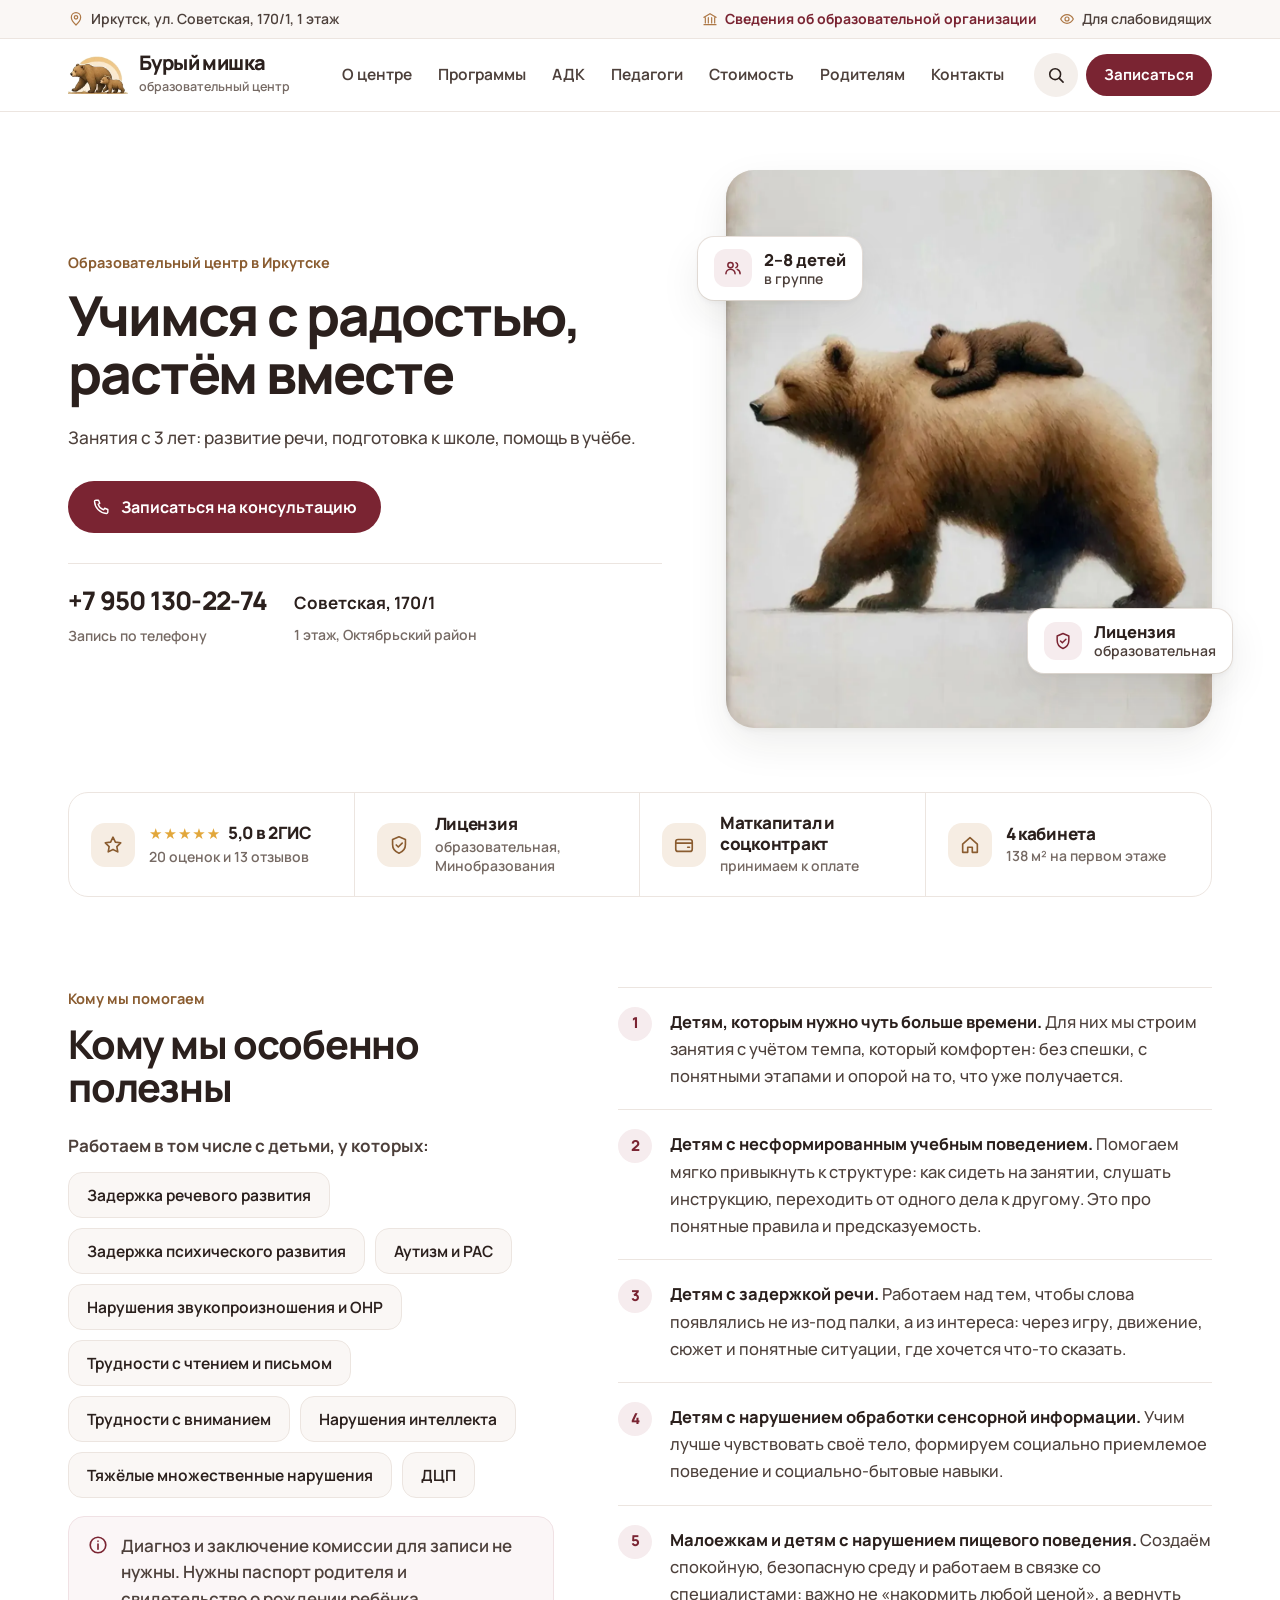
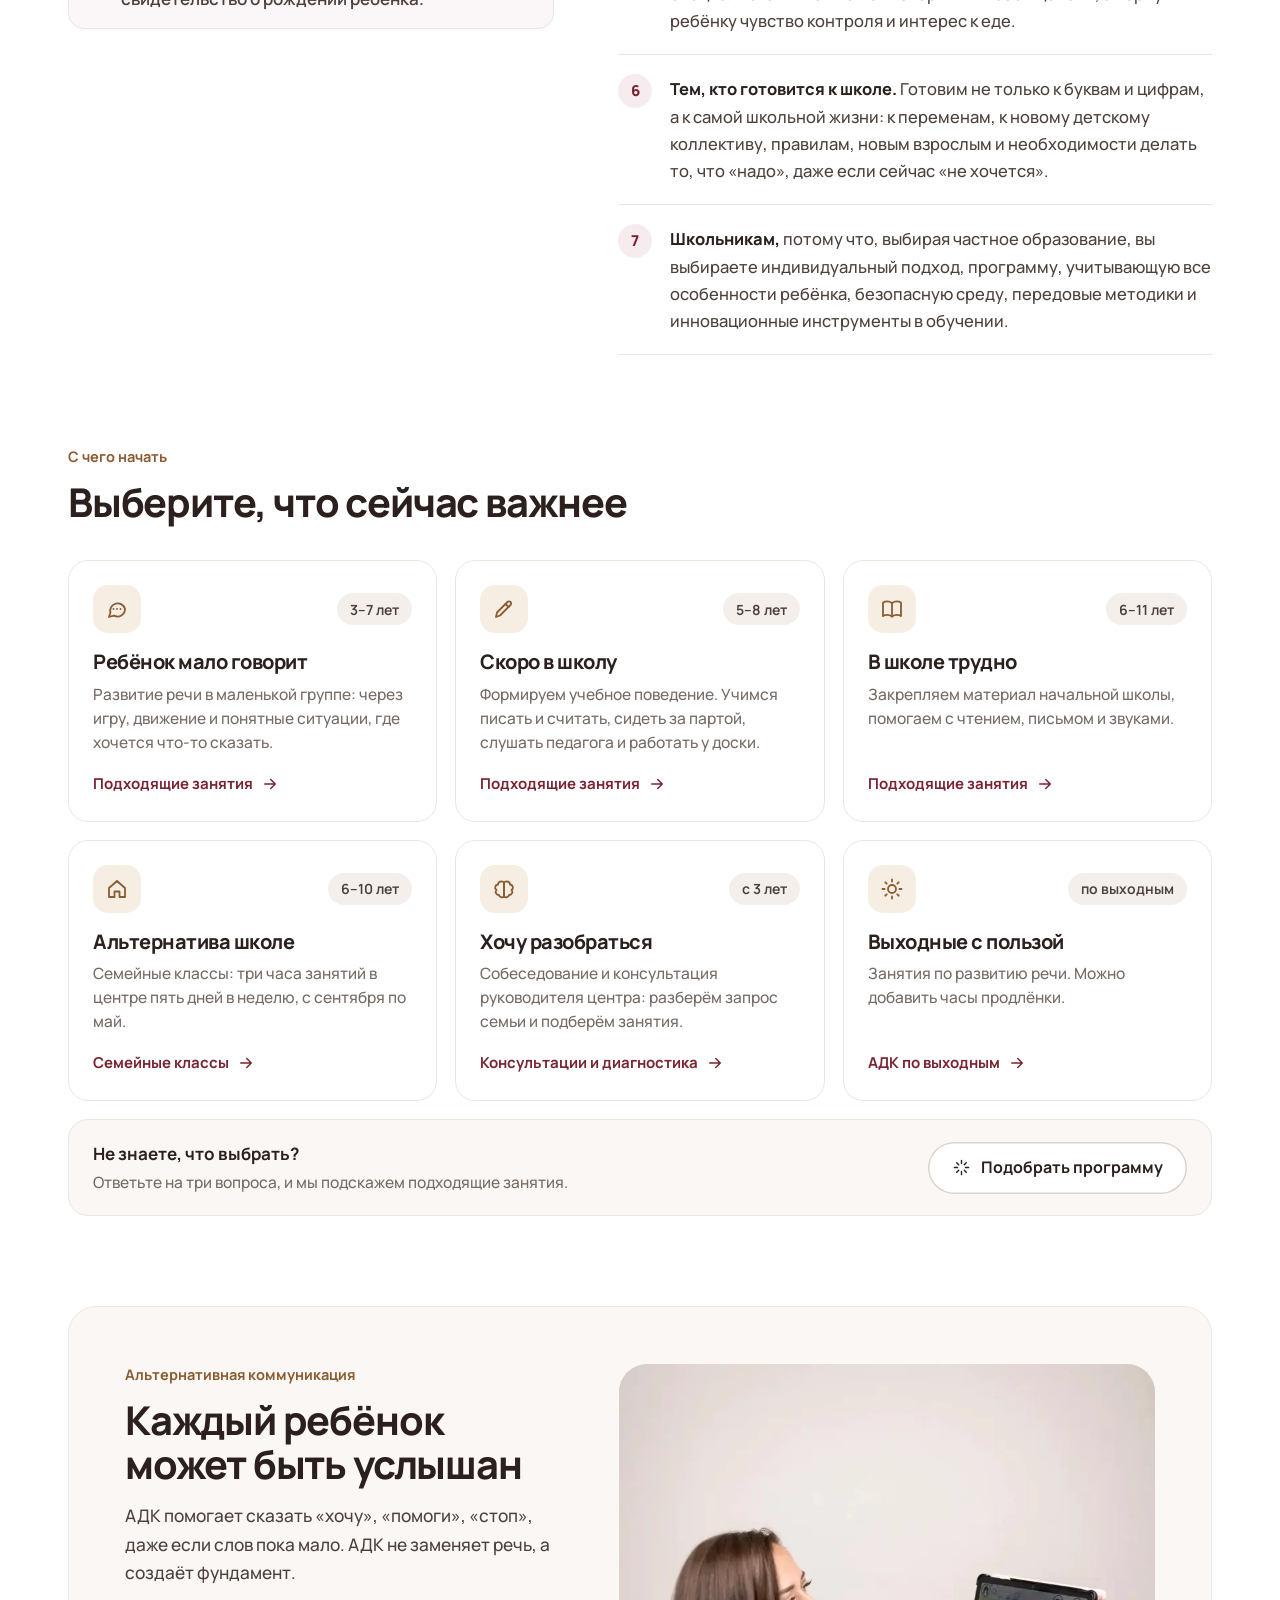
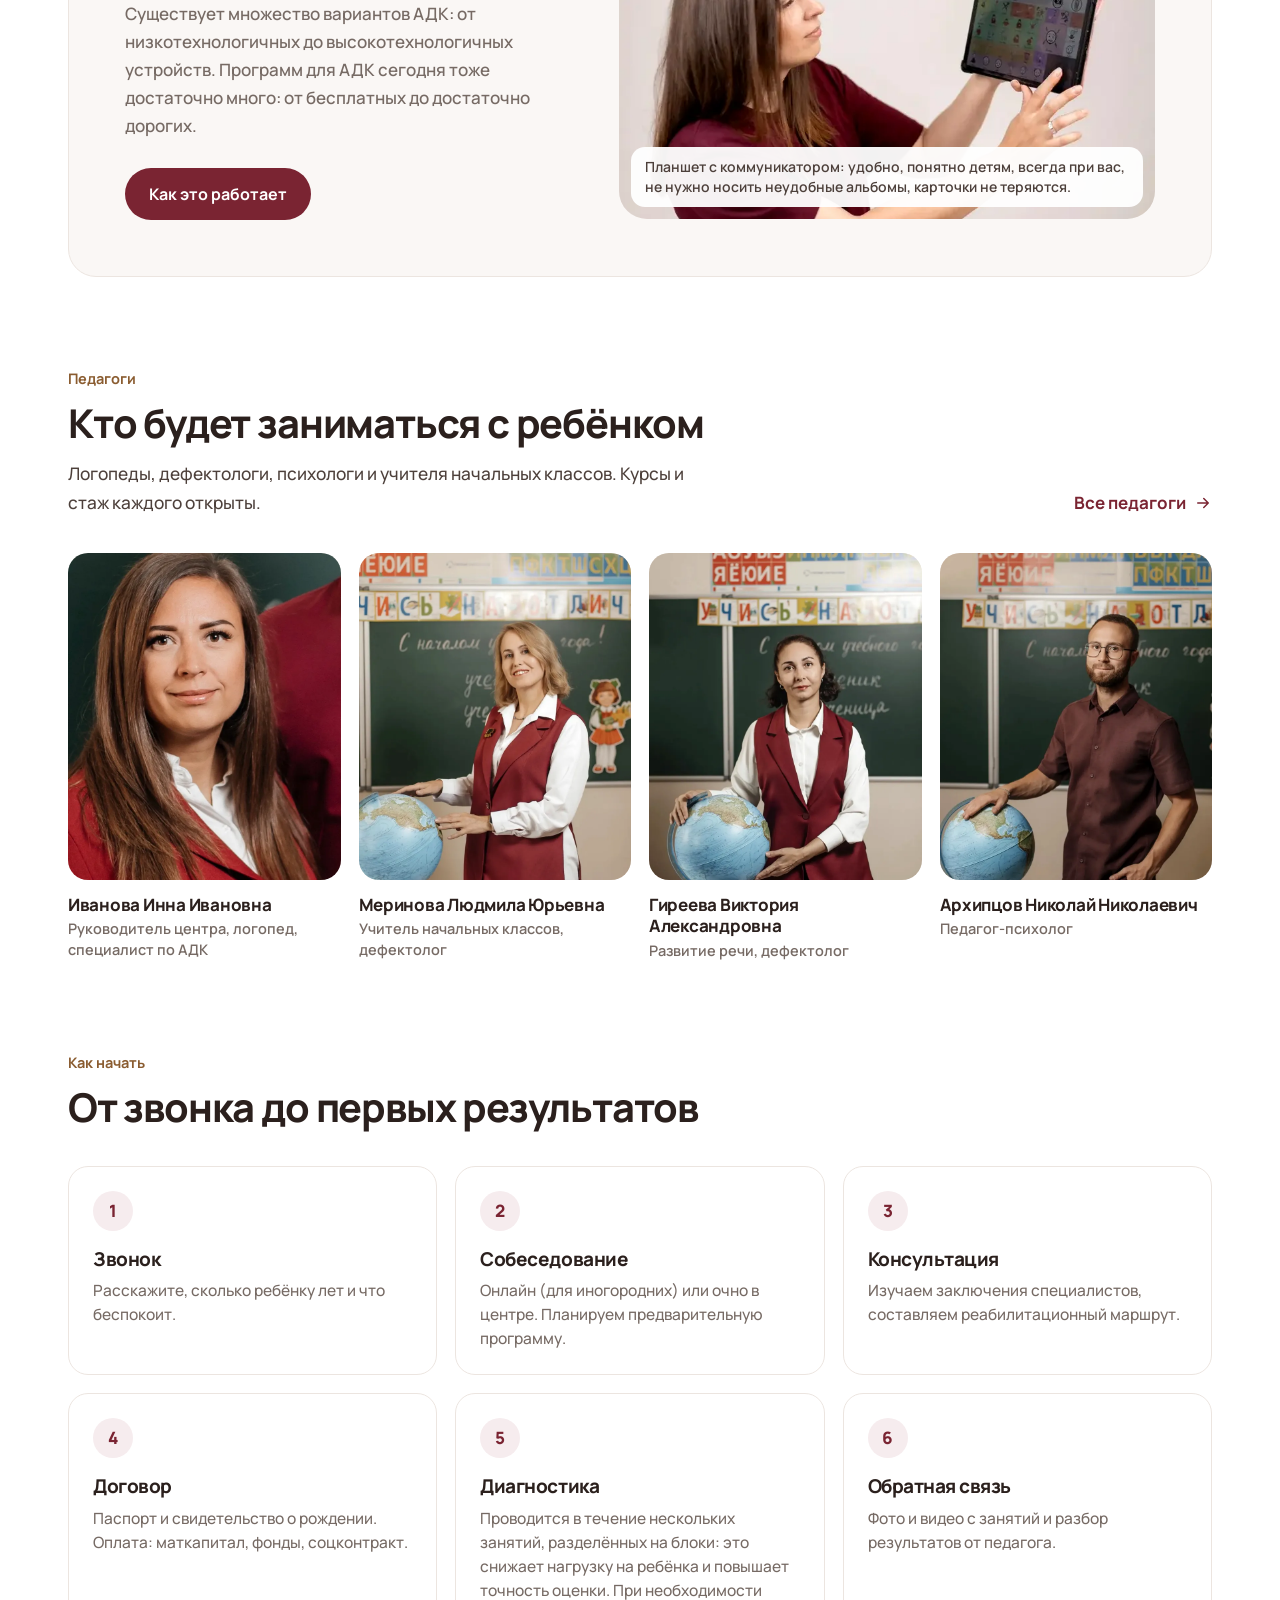
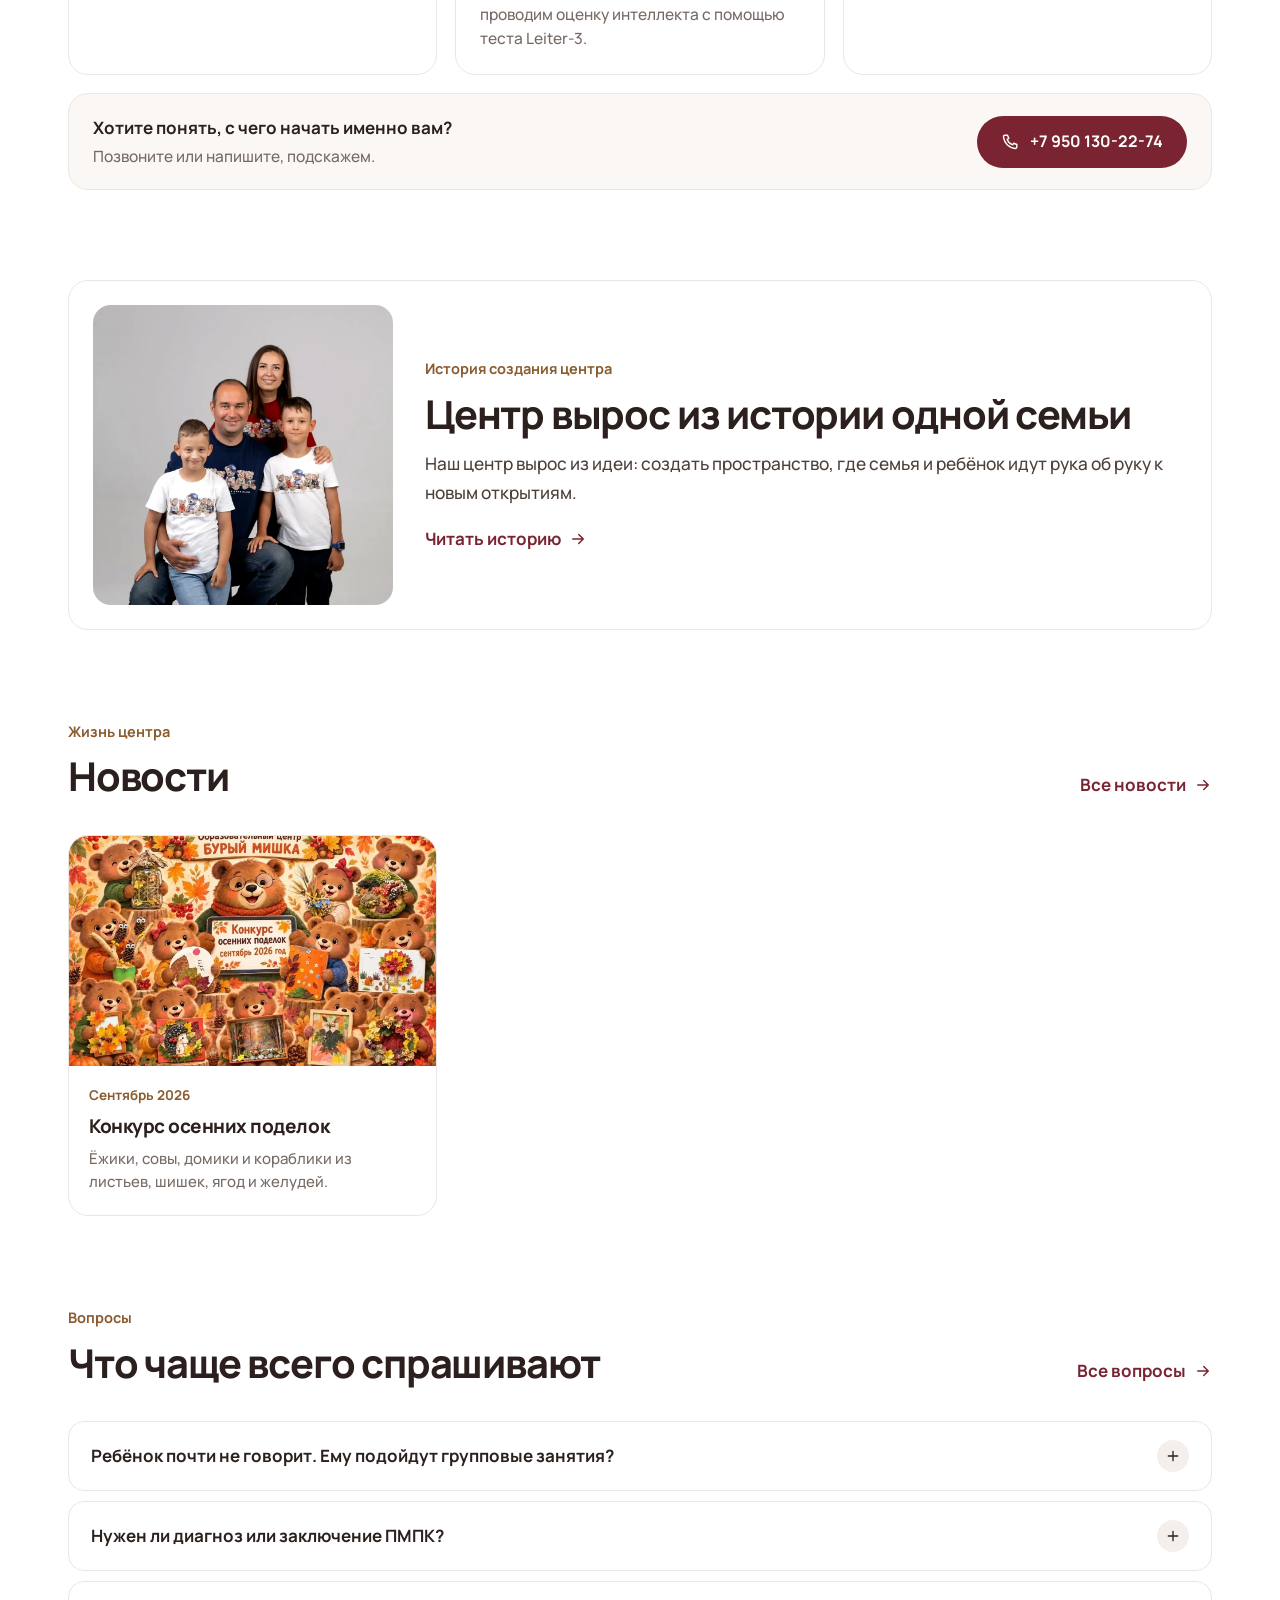
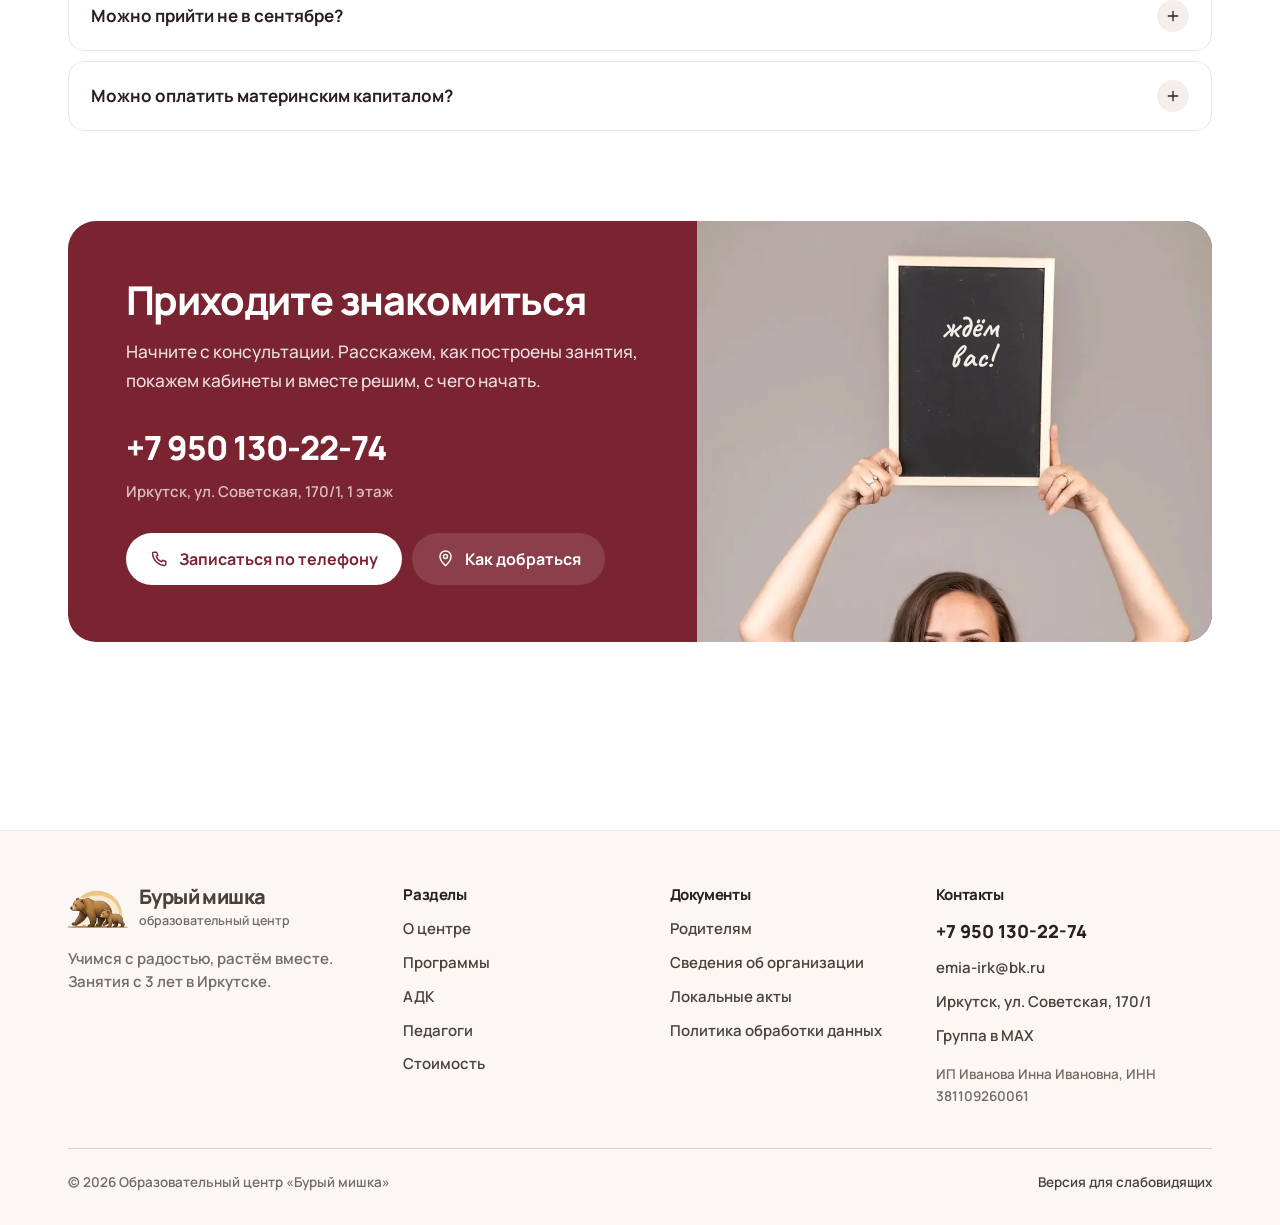
<file: index.html>
<!doctype html>
<html lang="ru" class="js-off">
<head>
<meta charset="utf-8">
<meta name="viewport" content="width=device-width, initial-scale=1, viewport-fit=cover">
<title>Бурый мишка · образовательный центр в Иркутске</title>
<meta name="description" content="Развитие речи, подготовка к школе, занятия с АДК и семейные классы. Занятия с 3 лет. Иркутск, Советская 170/1.">
<meta name="theme-color" content="#7a2432">
<meta property="og:title" content="Бурый мишка · образовательный центр в Иркутске">
<meta property="og:description" content="Учимся с радостью, растём вместе. Развитие речи, подготовка к школе, АДК и семейные классы.">
<meta property="og:type" content="website">
<meta property="og:locale" content="ru_RU">
<link rel="icon" href="img/favicon.png">
<link rel="apple-touch-icon" href="img/apple-touch-icon.png">
<link rel="stylesheet" href="assets/site.css?v=b41355a8">
<style id="bm-theme"></style>
<script type="application/ld+json">{"@context": "https://schema.org", "@type": "EducationalOrganization", "name": "Образовательный центр «Бурый мишка»", "legalName": "ИП Иванова Инна Ивановна", "telephone": "+7-950-130-22-74", "email": "emia-irk@bk.ru", "address": {"@type": "PostalAddress", "postalCode": "664009", "addressLocality": "Иркутск", "streetAddress": "ул. Советская, 170/1"}, "taxID": "381109260061"}</script>
<noscript><style>.page{display:block!important}.rv{opacity:1!important;transform:none!important}.sv-sec{display:block!important}</style></noscript>
</head>
<body>
<svg width="0" height="0" style="position:absolute" aria-hidden="true">
<defs>
<symbol id="i-phone" viewBox="0 0 24 24" fill="none" stroke="currentColor" stroke-width="1.8" stroke-linecap="round" stroke-linejoin="round"><path d="M5 4h3.2l1.6 4-2 1.3a11 11 0 0 0 6.9 6.9l1.3-2 4 1.6V19a1.8 1.8 0 0 1-1.9 1.8A16 16 0 0 1 3.2 5.9 1.8 1.8 0 0 1 5 4z"/></symbol>
<symbol id="i-pin" viewBox="0 0 24 24" fill="none" stroke="currentColor" stroke-width="1.8" stroke-linecap="round" stroke-linejoin="round"><path d="M12 21s-7-6.2-7-11.5a7 7 0 0 1 14 0C19 14.8 12 21 12 21z"/><circle cx="12" cy="9.5" r="2.6"/></symbol>
<symbol id="i-clock" viewBox="0 0 24 24" fill="none" stroke="currentColor" stroke-width="1.8" stroke-linecap="round" stroke-linejoin="round"><circle cx="12" cy="12" r="8.5"/><path d="M12 7.5V12l3 2"/></symbol>
<symbol id="i-mail" viewBox="0 0 24 24" fill="none" stroke="currentColor" stroke-width="1.8" stroke-linecap="round" stroke-linejoin="round"><rect x="3.5" y="5.5" width="17" height="13" rx="2.5"/><path d="m4.5 7 7.5 6 7.5-6"/></symbol>
<symbol id="i-arr" viewBox="0 0 24 24" fill="none" stroke="currentColor" stroke-width="2" stroke-linecap="round" stroke-linejoin="round"><path d="M5 12h14M13 6l6 6-6 6"/></symbol>
<symbol id="i-cv" viewBox="0 0 24 24" fill="none" stroke="currentColor" stroke-width="2.2" stroke-linecap="round" stroke-linejoin="round"><path d="m6 9 6 6 6-6"/></symbol>
<symbol id="i-x" viewBox="0 0 24 24" fill="none" stroke="currentColor" stroke-width="2" stroke-linecap="round" stroke-linejoin="round"><path d="M6 6l12 12M18 6 6 18"/></symbol>
<symbol id="i-search" viewBox="0 0 24 24" fill="none" stroke="currentColor" stroke-width="1.9" stroke-linecap="round" stroke-linejoin="round"><circle cx="11" cy="11" r="6.5"/><path d="m16 16 4.5 4.5"/></symbol>
<symbol id="i-eye" viewBox="0 0 24 24" fill="none" stroke="currentColor" stroke-width="1.8" stroke-linecap="round" stroke-linejoin="round"><path d="M2.5 12S6 5.5 12 5.5 21.5 12 21.5 12 18 18.5 12 18.5 2.5 12 2.5 12z"/><circle cx="12" cy="12" r="3"/></symbol>
<symbol id="i-users" viewBox="0 0 24 24" fill="none" stroke="currentColor" stroke-width="1.8" stroke-linecap="round" stroke-linejoin="round"><circle cx="9" cy="8.5" r="3.2"/><path d="M3.5 19a5.5 5.5 0 0 1 11 0"/><path d="M15.5 5.6a3.2 3.2 0 0 1 0 6M17 13.6a5.5 5.5 0 0 1 3.5 5.4"/></symbol>
<symbol id="i-shield" viewBox="0 0 24 24" fill="none" stroke="currentColor" stroke-width="1.8" stroke-linecap="round" stroke-linejoin="round"><path d="M12 3 5 6v5.5c0 4.3 3 8 7 9.5 4-1.5 7-5.2 7-9.5V6z"/><path d="m9 12 2.2 2.2L15.5 10"/></symbol>
<symbol id="i-heart" viewBox="0 0 24 24" fill="none" stroke="currentColor" stroke-width="1.8" stroke-linecap="round" stroke-linejoin="round"><path d="M12 20s-7.5-4.6-7.5-10.2A4.3 4.3 0 0 1 12 7a4.3 4.3 0 0 1 7.5 2.8C19.5 15.4 12 20 12 20z"/></symbol>
<symbol id="i-book" viewBox="0 0 24 24" fill="none" stroke="currentColor" stroke-width="1.8" stroke-linecap="round" stroke-linejoin="round"><path d="M3 5.5c3-1.5 6-1.5 9 .5 3-2 6-2 9-.5V19c-3-1.5-6-1.5-9 .5-3-2-6-2-9-.5z"/><path d="M12 6v13.5"/></symbol>
<symbol id="i-pencil" viewBox="0 0 24 24" fill="none" stroke="currentColor" stroke-width="1.8" stroke-linecap="round" stroke-linejoin="round"><path d="M4 20l1-4.5L15.5 5a2.1 2.1 0 0 1 3 3L8 18.5z"/><path d="m13.5 7 3 3"/></symbol>
<symbol id="i-chat" viewBox="0 0 24 24" fill="none" stroke="currentColor" stroke-width="1.8" stroke-linecap="round" stroke-linejoin="round"><path d="M20 12a7.5 7.5 0 0 1-11 6.6L4 20l1.4-4.3A7.5 7.5 0 1 1 20 12z"/><path d="M8.5 12h.01M12 12h.01M15.5 12h.01"/></symbol>
<symbol id="i-cal" viewBox="0 0 24 24" fill="none" stroke="currentColor" stroke-width="1.8" stroke-linecap="round" stroke-linejoin="round"><rect x="3.5" y="5" width="17" height="15" rx="2.5"/><path d="M3.5 10h17M8 3v4M16 3v4"/></symbol>
<symbol id="i-sun" viewBox="0 0 24 24" fill="none" stroke="currentColor" stroke-width="1.8" stroke-linecap="round" stroke-linejoin="round"><circle cx="12" cy="12" r="4"/><path d="M12 2.5v2M12 19.5v2M2.5 12h2M19.5 12h2M5.3 5.3l1.4 1.4M17.3 17.3l1.4 1.4M5.3 18.7l1.4-1.4M17.3 6.7l1.4-1.4"/></symbol>
<symbol id="i-check" viewBox="0 0 24 24" fill="none" stroke="currentColor" stroke-width="2.2" stroke-linecap="round" stroke-linejoin="round"><path d="m5 12.5 4.5 4.5L19 7.5"/></symbol>
<symbol id="i-doc" viewBox="0 0 24 24" fill="none" stroke="currentColor" stroke-width="1.8" stroke-linecap="round" stroke-linejoin="round"><path d="M14 3H7a2 2 0 0 0-2 2v14a2 2 0 0 0 2 2h10a2 2 0 0 0 2-2V8z"/><path d="M14 3v5h5M9 13h6M9 17h6"/></symbol>
<symbol id="i-down" viewBox="0 0 24 24" fill="none" stroke="currentColor" stroke-width="1.9" stroke-linecap="round" stroke-linejoin="round"><path d="M12 4v11M7 10l5 5 5-5M5 20h14"/></symbol>
<symbol id="i-open" viewBox="0 0 24 24" fill="none" stroke="currentColor" stroke-width="1.8" stroke-linecap="round" stroke-linejoin="round"><path d="M14 4h6v6M20 4l-9 9"/><path d="M18 14v4a2 2 0 0 1-2 2H6a2 2 0 0 1-2-2V8a2 2 0 0 1 2-2h4"/></symbol>
<symbol id="i-vol" viewBox="0 0 24 24" fill="none" stroke="currentColor" stroke-width="1.9" stroke-linecap="round" stroke-linejoin="round"><path d="M4 9.5h3.5L12 6v12l-4.5-3.5H4z"/><path d="M15.5 9a4 4 0 0 1 0 6M18 6.5a7.5 7.5 0 0 1 0 11"/></symbol>
<symbol id="i-undo" viewBox="0 0 24 24" fill="none" stroke="currentColor" stroke-width="1.9" stroke-linecap="round" stroke-linejoin="round"><path d="M9 7 4.5 11.5 9 16"/><path d="M5 11.5h9.5a5 5 0 0 1 0 10H11"/></symbol>
<symbol id="i-home" viewBox="0 0 24 24" fill="none" stroke="currentColor" stroke-width="1.8" stroke-linecap="round" stroke-linejoin="round"><path d="M4 11 12 4l8 7v9h-5.5v-5.5h-5V20H4z"/></symbol>
<symbol id="i-cap" viewBox="0 0 24 24" fill="none" stroke="currentColor" stroke-width="1.8" stroke-linecap="round" stroke-linejoin="round"><path d="M2.5 9.5 12 5l9.5 4.5L12 14z"/><path d="M6.5 11.5V16c3.5 2.5 7.5 2.5 11 0v-4.5M21.5 9.5v5"/></symbol>
<symbol id="i-brain" viewBox="0 0 24 24" fill="none" stroke="currentColor" stroke-width="1.8" stroke-linecap="round" stroke-linejoin="round"><path d="M9 4.5a3 3 0 0 0-3 3 3 3 0 0 0-1.5 5.5A3 3 0 0 0 7 18a3 3 0 0 0 5 1.5V5.8A3 3 0 0 0 9 4.5z"/><path d="M15 4.5a3 3 0 0 1 3 3 3 3 0 0 1 1.5 5.5A3 3 0 0 1 17 18a3 3 0 0 1-5 1.5V5.8a3 3 0 0 1 3-1.3z"/></symbol>
<symbol id="i-puzzle" viewBox="0 0 24 24" fill="none" stroke="currentColor" stroke-width="1.8" stroke-linecap="round" stroke-linejoin="round"><path d="M10 4.5a2 2 0 0 1 4 0V6h4v4h-1.5a2 2 0 0 0 0 4H18v4h-4v-1.5a2 2 0 0 0-4 0V18H6v-4h1.5a2 2 0 0 0 0-4H6V6h4z"/></symbol>
<symbol id="i-hand" viewBox="0 0 24 24" fill="none" stroke="currentColor" stroke-width="1.8" stroke-linecap="round" stroke-linejoin="round"><path d="M8 12V6a1.5 1.5 0 0 1 3 0v5M11 11V4.5a1.5 1.5 0 0 1 3 0V11M14 11V5.5a1.5 1.5 0 0 1 3 0V13M17 9.5a1.5 1.5 0 0 1 3 0V14a7 7 0 0 1-7 7h-1a7 7 0 0 1-5.6-2.8L4 15.5a1.6 1.6 0 0 1 2.4-2.1L8 15"/></symbol>
<symbol id="i-tg" viewBox="0 0 24 24"><path fill="currentColor" d="M20.7 4.3 3.4 11c-1.2.5-1.1 1.2-.2 1.5l4.4 1.4 1.7 5.2c.2.6.4.8.9.8.4 0 .6-.2.9-.5l2.1-2 4.4 3.2c.8.4 1.4.2 1.6-.8l2.9-13.6c.3-1.2-.4-1.7-1.4-1.3zM9.6 14.4l8-5.1c.4-.2.7 0 .4.2l-6.8 6.2-.3 3z"/></symbol>
<symbol id="i-max" viewBox="0 0 24 24" fill="none" stroke="currentColor" stroke-width="2" stroke-linecap="round" stroke-linejoin="round"><path d="M12 3.5a8.5 8.5 0 0 0-8.5 8.5c0 2 .7 3.8 1.8 5.3l-1 3.2 3.4-.9A8.5 8.5 0 1 0 12 3.5z"/><path d="M8 14.5v-5l4 3.4 4-3.4v5"/></symbol>
<symbol id="i-wallet" viewBox="0 0 24 24" fill="none" stroke="currentColor" stroke-width="1.8" stroke-linecap="round" stroke-linejoin="round"><rect x="3" y="6" width="18" height="13" rx="2.5"/><path d="M3 10h18M16 14.5h2"/></symbol>
<symbol id="i-child" viewBox="0 0 24 24" fill="none" stroke="currentColor" stroke-width="1.8" stroke-linecap="round" stroke-linejoin="round"><circle cx="12" cy="5.5" r="2.5"/><path d="M7.5 10.5h9M12 10.5v5M9 21l3-5.5 3 5.5"/></symbol>
<symbol id="i-star" viewBox="0 0 24 24" fill="none" stroke="currentColor" stroke-width="1.8" stroke-linecap="round" stroke-linejoin="round"><path d="m12 3.5 2.6 5.3 5.8.8-4.2 4.1 1 5.8L12 16.8l-5.2 2.7 1-5.8L3.6 9.6l5.8-.8z"/></symbol>
<symbol id="i-info" viewBox="0 0 24 24" fill="none" stroke="currentColor" stroke-width="1.8" stroke-linecap="round" stroke-linejoin="round"><circle cx="12" cy="12" r="8.5"/><path d="M12 11v5.5M12 7.8v.2"/></symbol>
<symbol id="i-key" viewBox="0 0 24 24" fill="none" stroke="currentColor" stroke-width="1.8" stroke-linecap="round" stroke-linejoin="round"><circle cx="8" cy="15" r="4"/><path d="M11 12 20 3M16 7l2.5 2.5M14 9l2 2"/></symbol>
<symbol id="i-video" viewBox="0 0 24 24" fill="none" stroke="currentColor" stroke-width="1.8" stroke-linecap="round" stroke-linejoin="round"><rect x="3" y="6" width="13" height="12" rx="2.5"/><path d="m16 10.5 5-3v9l-5-3z"/></symbol>
<symbol id="i-drop" viewBox="0 0 24 24" fill="none" stroke="currentColor" stroke-width="1.8" stroke-linecap="round" stroke-linejoin="round"><path d="M12 3.5s6 6.4 6 10.5a6 6 0 0 1-12 0c0-4.1 6-10.5 6-10.5z"/></symbol>
<symbol id="i-tablet" viewBox="0 0 24 24" fill="none" stroke="currentColor" stroke-width="1.8" stroke-linecap="round" stroke-linejoin="round"><rect x="4.5" y="3" width="15" height="18" rx="2.5"/><path d="M10.5 18h3"/></symbol>
<symbol id="i-plus" viewBox="0 0 24 24" fill="none" stroke="currentColor" stroke-width="2" stroke-linecap="round"><path d="M12 5v14M5 12h14"/></symbol>
<symbol id="i-burger" viewBox="0 0 24 24" fill="none" stroke="currentColor" stroke-width="2" stroke-linecap="round"><path d="M4 7h16M4 12h16M4 17h10"/></symbol>
<symbol id="i-copy" viewBox="0 0 24 24" fill="none" stroke="currentColor" stroke-width="1.8" stroke-linecap="round" stroke-linejoin="round"><rect x="8" y="8" width="12" height="12" rx="2.5"/><path d="M16 8V6a2 2 0 0 0-2-2H6a2 2 0 0 0-2 2v8a2 2 0 0 0 2 2h2"/></symbol>
<symbol id="i-sign" viewBox="0 0 24 24" fill="none" stroke="currentColor" stroke-width="1.9" stroke-linecap="round" stroke-linejoin="round"><path d="M3.5 17c2-3 3.5-9.5 6-9.5S9.5 16 12 16s2.5-4 4-4 1 3 4.5 3"/><path d="M4 21h16"/></symbol>
<symbol id="i-spark" viewBox="0 0 24 24" fill="none" stroke="currentColor" stroke-width="1.8" stroke-linecap="round" stroke-linejoin="round"><path d="M12 3v4M12 17v4M3 12h4M17 12h4M6 6l2.5 2.5M15.5 15.5 18 18M6 18l2.5-2.5M15.5 8.5 18 6"/></symbol>
<symbol id="i-gov" viewBox="0 0 24 24" fill="none" stroke="currentColor" stroke-width="1.8" stroke-linecap="round" stroke-linejoin="round"><path d="M3 9.5 12 4l9 5.5M5 10v8M9.5 10v8M14.5 10v8M19 10v8M3 20.5h18"/></symbol>
<symbol id="i-apple" viewBox="0 0 24 24" fill="none" stroke="currentColor" stroke-width="1.8" stroke-linecap="round" stroke-linejoin="round"><path d="M12 7.5c-1.6-1.2-4.6-1.4-6.3.6-2 2.4-1.2 6.6.8 9.4 1.4 2 2.9 2.9 4.2 2.3.8-.4 1.8-.4 2.6 0 1.3.6 2.8-.3 4.2-2.3 2-2.8 2.8-7 .8-9.4-1.7-2-4.7-1.8-6.3-.6z"/><path d="M12 7.5c0-2 .8-3.6 2.6-4.5M12 7.2c-1.5-.4-2.4-1.5-2.6-3"/></symbol>
<symbol id="i-cross"viewBox="0 0 24 24" fill="none" stroke="currentColor" stroke-width="1.8" stroke-linecap="round" stroke-linejoin="round"><rect x="3.5" y="3.5" width="17" height="17" rx="4"/><path d="M12 8v8M8 12h8"/></symbol>
<symbol id="t-ya" viewBox="0 0 48 48" fill="none" stroke="currentColor" stroke-width="2.4" stroke-linecap="round" stroke-linejoin="round"><circle cx="24" cy="10" r="6"/><path d="M24 16v16M24 32l-6 11M24 32l6 11M24 21l-9 7"/><path d="M24 21l8 3.5-6 3"/></symbol>
<symbol id="t-mama" viewBox="0 0 48 48" fill="none" stroke="currentColor" stroke-width="2.4" stroke-linecap="round" stroke-linejoin="round"><circle cx="24" cy="10" r="6"/><path d="M18 6c-2 6 0 9 0 9M30 6c2 6 0 9 0 9"/><path d="M24 16l-9 22h18z"/><path d="M20 38v6M28 38v6M17 22l-6 7M31 22l6 7"/></symbol>
<symbol id="t-hochu" viewBox="0 0 48 48" fill="none" stroke="currentColor" stroke-width="2.4" stroke-linecap="round" stroke-linejoin="round"><circle cx="14" cy="10" r="5"/><path d="M14 15v14M14 29l-5 12M14 29l5 12M14 20h13"/><circle cx="36" cy="20" r="6"/><path d="M27 16l3 4-3 4"/></symbol>
<symbol id="t-nehochu" viewBox="0 0 48 48" fill="none" stroke="currentColor" stroke-width="2.4" stroke-linecap="round" stroke-linejoin="round"><circle cx="14" cy="10" r="5"/><path d="M14 15v14M14 29l-5 12M14 29l5 12M14 20h10"/><path d="M30 14l11 11M41 14 30 25"/></symbol>
<symbol id="t-pomogi" viewBox="0 0 48 48" fill="none" stroke="currentColor" stroke-width="2.4" stroke-linecap="round" stroke-linejoin="round"><circle cx="24" cy="18" r="6"/><path d="M24 24v8M24 32l-6 11M24 32l6 11M19 22 11 9M29 22l8-13"/><path d="M6 10l4 .5M42 10l-4 .5M8 4l3 3M40 4l-3 3"/></symbol>
<symbol id="t-stop" viewBox="0 0 48 48" fill="none" stroke="currentColor" stroke-width="2.4" stroke-linecap="round" stroke-linejoin="round"><path d="M16 25V12a2.5 2.5 0 0 1 5 0v10M21 22V8a2.5 2.5 0 0 1 5 0v14M26 22V10a2.5 2.5 0 0 1 5 0v14M31 20a2.5 2.5 0 0 1 5 0v9c0 8-5 14-12 14h-1c-4 0-7-2-9-5l-6-8.5a2.6 2.6 0 0 1 4-3.4L16 29"/></symbol>
<symbol id="t-pit" viewBox="0 0 48 48" fill="none" stroke="currentColor" stroke-width="2.4" stroke-linecap="round" stroke-linejoin="round"><path d="M12 14h24l-3.5 27h-17z"/><path d="M13.5 23h21"/><path d="M27 4c-2.5 2.5 2.5 4.5 0 7"/></symbol>
<symbol id="t-est" viewBox="0 0 48 48" fill="none" stroke="currentColor" stroke-width="2.4" stroke-linecap="round" stroke-linejoin="round"><circle cx="28" cy="26" r="12"/><circle cx="28" cy="26" r="6"/><path d="M7 9v10a3.5 3.5 0 0 0 7 0V9M10.5 9v33"/></symbol>
<symbol id="t-igrat" viewBox="0 0 48 48" fill="none" stroke="currentColor" stroke-width="2.4" stroke-linecap="round" stroke-linejoin="round"><circle cx="24" cy="24" r="15"/><path d="M9.5 20.5c9 3 20 3 29 0M24 9c4.5 5 4.5 25 0 30M24 9c-4.5 5-4.5 25 0 30"/></symbol>
<symbol id="t-gul" viewBox="0 0 48 48" fill="none" stroke="currentColor" stroke-width="2.4" stroke-linecap="round" stroke-linejoin="round"><path d="M36 43V29"/><circle cx="36" cy="20" r="9"/><circle cx="14" cy="9" r="4.5"/><path d="M14 14l-1 13M13 27l-5 14M13 27l6 13M14 18l-6 6M14 18l7 4"/></symbol>
<symbol id="t-wc" viewBox="0 0 48 48" fill="none" stroke="currentColor" stroke-width="2.4" stroke-linecap="round" stroke-linejoin="round"><path d="M13 6h11v16H13z"/><path d="M9 22h30a12 12 0 0 1-12 12h-6A12 12 0 0 1 9 22z"/><path d="M19 34l-2 9h14l-2-9"/></symbol>
<symbol id="t-esche" viewBox="0 0 48 48" fill="none" stroke="currentColor" stroke-width="2.4" stroke-linecap="round" stroke-linejoin="round"><circle cx="24" cy="24" r="15"/><path d="M24 16v16M16 24h16"/></symbol>
</defs>
</svg>

<a class="skip" href="#main">Перейти к содержанию</a>

<div class="annc" id="annc" data-hide><div class="wrap"><span>Открыт набор на новый учебный год. Запишитесь на консультацию заранее.</span><a href="tel:+79501302274">Позвонить</a></div></div>

<div class="util" role="navigation" aria-label="Служебная навигация">
  <div class="wrap">
    <a href="https://go.2gis.com/K6TZm" target="_blank" rel="noopener"><svg><use href="#i-pin"/></svg>Иркутск, ул. Советская, 170/1, 1 этаж</a>
    <a class="ph-u" href="tel:+79501302274"><svg><use href="#i-phone"/></svg>+7 950 130-22-74</a>
    <a class="em" href="mailto:emia-irk@bk.ru"><svg><use href="#i-mail"/></svg>emia-irk@bk.ru</a>
    <span class="sp"></span>
    <a class="sv" href="#/sveden/common" id="util-sv"><svg><use href="#i-gov"/></svg>Сведения об образовательной организации</a>
    <a href="#" data-a11y><svg><use href="#i-eye"/></svg>Для слабовидящих</a>
  </div>
</div>

<header class="hdr" id="hdr">
  <div class="wrap">
    <a class="brand" href="#/" aria-label="Бурый мишка, на главную">
      <img class="keep" src="img/logo.webp" alt="" width="120" height="76">
      <span><b>Бурый мишка</b><small>образовательный центр</small></span>
    </a>
    <nav class="nav" id="nav" aria-label="Основное меню">
      <a href="#/about" data-nav="about">О центре</a>
      <a href="#/programs" data-nav="programs">Программы</a>
      <a href="#/adk" data-nav="adk">АДК</a>
      <a href="#/team" data-nav="team">Педагоги</a>
      <a href="#/prices" data-nav="prices">Стоимость</a>
      <a href="#/parents" data-nav="parents">Родителям</a>
      <a href="#/contacts" data-nav="contacts">Контакты</a>
    </nav>
    <div class="hdr-act">
      <button class="ibtn" type="button" data-search aria-label="Поиск по сайту"><svg><use href="#i-search"/></svg></button>
      <a class="btn btn-p btn-sm" href="tel:+79501302274">Записаться</a>
      <button class="ibtn burger" type="button" data-menu aria-label="Открыть меню" aria-expanded="false"><svg><use href="#i-burger"/></svg></button>
    </div>
  </div>
</header>

<nav class="ctx" id="ctx" hidden aria-label="Где вы находитесь"><div class="wrap" id="ctx-in"></div></nav>

<div class="mnav" id="mnav" aria-hidden="true">
  <div class="mnav-top">
    <a class="brand" href="#/"><img class="keep" src="img/logo.webp" alt="" width="100" height="64"><span><b>Бурый мишка</b><small>образовательный центр</small></span></a>
    <button class="ibtn" type="button" data-menu-close aria-label="Закрыть меню"><svg><use href="#i-x"/></svg></button>
  </div>
  <ul id="mnav-list">
    <li><a href="#/" data-m="home">Главная</a></li>
    <li><a href="#/about" data-m="about">О центре</a><div class="sub"><a href="#/about" data-m="about">История и подход</a><a href="#/life" data-m="life">Жизнь центра</a></div></li>
    <li><a href="#/programs" data-m="programs">Программы</a><div class="sub"><a href="#/programs" data-m="programs">Все программы</a><a href="#/diagnostics" data-m="diagnostics">Консультации и диагностика</a></div></li>
    <li><a href="#/adk" data-m="adk">АДК</a></li>
    <li><a href="#/team" data-m="team">Педагоги</a></li>
    <li><a href="#/prices" data-m="prices">Стоимость</a></li>
    <li><a href="#/parents" data-m="parents">Родителям</a></li>
    <li><a href="#/contacts" data-m="contacts">Контакты</a></li>
    <li><a href="#/sveden/common" data-m="sveden">Сведения об организации</a></li>
  </ul>
  <div class="mnav-foot">
    <a class="btn btn-p" href="tel:+79501302274"><svg><use href="#i-phone"/></svg>Записаться: +7 950 130-22-74</a>
    <div style="display:grid;grid-template-columns:1fr 1fr;gap:10px">
      <button class="btn btn-s" type="button" data-search><svg><use href="#i-search"/></svg>Поиск</button>
      <button class="btn btn-s" type="button" data-a11y><svg><use href="#i-eye"/></svg>Шрифт</button>
    </div>
  </div>
</div>

<main id="main" tabindex="-1">
<section class="page" data-page="home">

  <div class="hero">
    <div class="wrap hero-grid">
      <div>
        <span class="eyebrow">Образовательный центр в Иркутске</span>
        <h1 class="h1"><span class="ln">Учимся с радостью,</span> <span class="ln">растём вместе</span></h1>
        <p class="lead">Занятия с 3 лет: развитие речи, подготовка к школе, помощь в учёбе.</p>
        <div class="row-btn">
          <a class="btn btn-p" href="tel:+79501302274"><svg><use href="#i-phone"/></svg>Записаться на консультацию</a>
        </div>
        <div class="hero-ph">
          <div><a class="big" href="tel:+79501302274">+7 950 130-22-74</a><small>Запись по телефону</small></div>
          <div><b style="display:block;font-weight:700">Советская, 170/1</b><small>1 этаж, Октябрьский район</small></div>
        </div>
      </div>
      <div class="hero-art">
        <div class="hero-frame"><img src="img/hero_bear.webp" alt="Медведица несёт на спине спящего медвежонка" width="1100" height="1467" fetchpriority="high"></div>
        <div class="badge b1"><i><svg><use href="#i-users"/></svg></i><div><b>2–8 детей</b>в группе</div></div>
        <div class="badge b2"><i><svg><use href="#i-shield"/></svg></i><div><b>Лицензия</b>образовательная</div></div>
      </div>
    </div>
  </div>

  <section class="sec" style="padding-top:0">
    <div class="wrap">
      <div class="trust rv">
        <a href="https://2gis.ru/irkutsk/firm/70000001066253198/tab/reviews" target="_blank" rel="noopener"><i><svg><use href="#i-star"/></svg></i><div><b><span class="stars">★★★★★</span> 5,0 в 2ГИС</b><span>20 оценок и 13 отзывов</span></div></a>
        <a href="#/sveden/common"><i><svg><use href="#i-shield"/></svg></i><div><b>Лицензия</b><span>образовательная, Минобразования</span></div></a>
        <a href="#/prices"><i><svg><use href="#i-wallet"/></svg></i><div><b>Маткапитал и соцконтракт</b><span>принимаем к оплате</span></div></a>
        <a href="#/about"><i><svg><use href="#i-home"/></svg></i><div><b>4 кабинета</b><span>138 м² на первом этаже</span></div></a>
      </div>
    </div>
  </section>

  <section class="sec">
    <div class="wrap who rv">
      <div class="who-l">
        <span class="eyebrow">Кому мы помогаем</span>
        <h2 class="h2">Кому мы особенно полезны</h2>
        <p class="who-t">Работаем в том числе с детьми, у которых:</p>
        <div class="tags">
          <span>Задержка речевого развития</span>
          <span>Задержка психического развития</span>
          <span>Аутизм и РАС</span>
          <span>Нарушения звукопроизношения и ОНР</span>
          <span>Трудности с чтением и письмом</span>
          <span>Трудности с вниманием</span>
          <span>Нарушения интеллекта</span>
          <span>Тяжёлые множественные нарушения</span>
          <span>ДЦП</span>
        </div>
        <div class="note"><svg><use href="#i-info"/></svg><span>Диагноз и заключение комиссии для записи не нужны. Нужны паспорт родителя и свидетельство о рождении ребёнка.</span></div>
      </div>
      <ol class="who-list">
        <li><b>Детям, которым нужно чуть больше времени.</b> Для них мы строим занятия с учётом темпа, который комфортен: без спешки, с понятными этапами и опорой на то, что уже получается.</li>
        <li><b>Детям с несформированным учебным поведением.</b> Помогаем мягко привыкнуть к структуре: как сидеть на занятии, слушать инструкцию, переходить от одного дела к другому. Это про понятные правила и предсказуемость.</li>
        <li><b>Детям с задержкой речи.</b> Работаем над тем, чтобы слова появлялись не из-под палки, а из интереса: через игру, движение, сюжет и понятные ситуации, где хочется что-то сказать.</li>
        <li><b>Детям с нарушением обработки сенсорной информации.</b> Учим лучше чувствовать своё тело, формируем социально приемлемое поведение и социально-бытовые навыки.</li>
        <li><b>Малоежкам и детям с нарушением пищевого поведения.</b> Создаём спокойную, безопасную среду и работаем в связке со специалистами: важно не «накормить любой ценой», а вернуть ребёнку чувство контроля и интерес к еде.</li>
        <li><b>Тем, кто готовится к школе.</b> Готовим не только к буквам и цифрам, а к самой школьной жизни: к переменам, к новому детскому коллективу, правилам, новым взрослым и необходимости делать то, что «надо», даже если сейчас «не хочется».</li>
        <li><b>Школьникам,</b> потому что, выбирая частное образование, вы выбираете индивидуальный подход, программу, учитывающую все особенности ребёнка, безопасную среду, передовые методики и инновационные инструменты в обучении.</li>
      </ol>
    </div>
  </section>

  <section class="sec">
    <div class="wrap">
      <div class="sec-head rv">
        <div>
          <span class="eyebrow">С чего начать</span>
          <h2 class="h2">Выберите, что сейчас важнее</h2>
        </div>
      </div>
      <div class="grid3 rv">
        <a class="card need" href="#/programs?f=speech">
          <div class="top"><span class="ico"><svg><use href="#i-chat"/></svg></span><span class="chip">3–7 лет</span></div>
          <h3>Ребёнок мало говорит</h3>
          <p>Развитие речи в маленькой группе: через игру, движение и понятные ситуации, где хочется что-то сказать.</p>
          <span class="go">Подходящие занятия<svg><use href="#i-arr"/></svg></span>
        </a>
        <a class="card need" href="#/programs?f=school">
          <div class="top"><span class="ico"><svg><use href="#i-pencil"/></svg></span><span class="chip">5–8 лет</span></div>
          <h3>Скоро в школу</h3>
          <p>Формируем учебное поведение. Учимся писать и считать, сидеть за партой, слушать педагога и работать у доски.</p>
          <span class="go">Подходящие занятия<svg><use href="#i-arr"/></svg></span>
        </a>
        <a class="card need" href="#/programs?f=help">
          <div class="top"><span class="ico"><svg><use href="#i-book"/></svg></span><span class="chip">6–11 лет</span></div>
          <h3>В школе трудно</h3>
          <p>Закрепляем материал начальной школы, помогаем с чтением, письмом и звуками.</p>
          <span class="go">Подходящие занятия<svg><use href="#i-arr"/></svg></span>
        </a>
        <a class="card need" href="#/programs?f=class">
          <div class="top"><span class="ico"><svg><use href="#i-home"/></svg></span><span class="chip">6–10 лет</span></div>
          <h3>Альтернатива школе</h3>
          <p>Семейные классы: три часа занятий в центре пять дней в неделю, с сентября по май.</p>
          <span class="go">Семейные классы<svg><use href="#i-arr"/></svg></span>
        </a>
        <a class="card need" href="#/diagnostics">
          <div class="top"><span class="ico"><svg><use href="#i-brain"/></svg></span><span class="chip">с 3 лет</span></div>
          <h3>Хочу разобраться</h3>
          <p>Собеседование и консультация руководителя центра: разберём запрос семьи и подберём занятия.</p>
          <span class="go">Консультации и диагностика<svg><use href="#i-arr"/></svg></span>
        </a>
        <a class="card need" href="#/programs/weekend">
          <div class="top"><span class="ico"><svg><use href="#i-sun"/></svg></span><span class="chip">по выходным</span></div>
          <h3>Выходные с пользой</h3>
          <p>Занятия по развитию речи. Можно добавить часы продлёнки.</p>
          <span class="go">АДК по выходным<svg><use href="#i-arr"/></svg></span>
        </a>
      </div>
      <div class="helper rv">
        <div><b>Не знаете, что выбрать?</b><p>Ответьте на три вопроса, и мы подскажем подходящие занятия.</p></div>
        <button class="btn btn-s" type="button" data-quiz><svg><use href="#i-spark"/></svg>Подобрать программу</button>
      </div>
    </div>
  </section>

  <section class="sec">
    <div class="wrap"><div class="adk rv">
      <div>
        <span class="eyebrow">Альтернативная коммуникация</span>
        <h2 class="h2">Каждый ребёнок может быть услышан</h2>
        <p class="lead" style="margin-top:16px">АДК помогает сказать «хочу», «помоги», «стоп», даже если слов пока мало. АДК не заменяет речь, а создаёт фундамент.</p>
        <p class="muted" style="margin-top:12px;line-height:1.65;font-weight:550">Существует множество вариантов АДК: от низкотехнологичных до высокотехнологичных устройств. Программ для АДК сегодня тоже достаточно много: от бесплатных до достаточно дорогих.</p>
        <div class="row-btn"><a class="btn btn-p" href="#/adk">Как это работает</a></div>
      </div>
      <figure class="pic" style="aspect-ratio:4/3.4"><img src="img/founder_side.webp" alt="Педагог выбирает картинки на планшете с программой-коммуникатором" loading="lazy" style="object-position:50% 40%"><figcaption>Планшет с коммуникатором: удобно, понятно детям, всегда при вас, не нужно носить неудобные альбомы, карточки не теряются.</figcaption></figure>
    </div></div>
  </section>

  <section class="sec">
    <div class="wrap">
      <div class="sec-head rv">
        <div>
          <span class="eyebrow">Педагоги</span>
          <h2 class="h2">Кто будет заниматься с ребёнком</h2>
          <p class="lead">Логопеды, дефектологи, психологи и учителя начальных классов. Курсы и стаж каждого открыты.</p>
        </div>
        <a class="link" href="#/team">Все педагоги<svg><use href="#i-arr"/></svg></a>
      </div>
      <div class="faces rv">
        <a class="face" href="#/team/ivanova"><div class="p"><img src="img/founder_photo.webp" alt="Иванова Инна Ивановна" loading="lazy" style="object-position:50% 18%"></div><b>Иванова Инна Ивановна</b><span>Руководитель центра, логопед, специалист по АДК</span></a>
        <a class="face" href="#/team/merinova"><div class="p"><img src="img/t_merinova.webp" alt="Меринова Людмила Юрьевна" loading="lazy"></div><b>Меринова Людмила Юрьевна</b><span>Учитель начальных классов, дефектолог</span></a>
        <a class="face" href="#/team/gireeva"><div class="p"><img src="img/t_gireeva.webp" alt="Гиреева Виктория Александровна" loading="lazy"></div><b>Гиреева Виктория Александровна</b><span>Развитие речи, дефектолог</span></a>
        <a class="face" href="#/team/arkhiptsov"><div class="p"><img src="img/t_arkhiptsov.webp" alt="Архипцов Николай Николаевич" loading="lazy"></div><b>Архипцов Николай Николаевич</b><span>Педагог-психолог</span></a>
      </div>
    </div>
  </section>

  <section class="sec">
    <div class="wrap">
      <div class="sec-head rv"><div><span class="eyebrow">Как начать</span><h2 class="h2">От звонка до первых результатов</h2></div></div>
      <div class="steps rv">
        <div class="card step"><div class="n">1</div><h3>Звонок</h3><p>Расскажите, сколько ребёнку лет и что беспокоит.</p></div>
        <div class="card step"><div class="n">2</div><h3>Собеседование</h3><p>Онлайн (для иногородних) или очно в центре. Планируем предварительную программу.</p></div>
        <div class="card step"><div class="n">3</div><h3>Консультация</h3><p>Изучаем заключения специалистов, составляем реабилитационный маршрут.</p></div>
        <div class="card step"><div class="n">4</div><h3>Договор</h3><p>Паспорт и свидетельство о рождении. Оплата: маткапитал, фонды, соцконтракт.</p></div>
        <div class="card step"><div class="n">5</div><h3>Диагностика</h3><p>Проводится в течение нескольких занятий, разделённых на блоки: это снижает нагрузку на ребёнка и повышает точность оценки. При необходимости проводим оценку интеллекта с помощью теста Leiter-3.</p></div>
        <div class="card step"><div class="n">6</div><h3>Обратная связь</h3><p>Фото и видео с занятий и разбор результатов от педагога.</p></div>
      </div>
      <div class="helper rv">
        <div><b>Хотите понять, с чего начать именно вам?</b><p>Позвоните или напишите, подскажем.</p></div>
        <a class="btn btn-p" href="tel:+79501302274"><svg><use href="#i-phone"/></svg>+7 950 130-22-74</a>
      </div>
    </div>
  </section>

  <section class="sec">
    <div class="wrap">
      <a class="card teaser hov rv" href="#/about">
        <div class="pic"><img src="img/family.webp" alt="Инна Ивановна Иванова с семьёй" loading="lazy" style="object-position:50% 22%"></div>
        <div>
          <span class="eyebrow">История создания центра</span>
          <h2 class="h2">Центр вырос из истории одной семьи</h2>
          <p class="lead" style="margin-top:14px">Наш центр вырос из идеи: создать пространство, где семья и ребёнок идут рука об руку к новым открытиям.</p>
          <span class="link" style="margin-top:18px">Читать историю<svg><use href="#i-arr"/></svg></span>
        </div>
      </a>
    </div>
  </section>

  <section class="sec">
    <div class="wrap">
      <div class="sec-head rv"><div><span class="eyebrow">Жизнь центра</span><h2 class="h2">Новости</h2></div><a class="link" href="#/life">Все новости<svg><use href="#i-arr"/></svg></a></div>
      <div class="news-l rv" data-news="list" data-limit="3" data-dyn="news"></div>
    </div>
  </section>

  <section class="sec">
    <div class="wrap">
      <div class="sec-head rv"><div><span class="eyebrow">Вопросы</span><h2 class="h2">Что чаще всего спрашивают</h2></div><a class="link" href="#/parents">Все вопросы<svg><use href="#i-arr"/></svg></a></div>
      <div class="faq rv" data-clone="#faq-all [data-home]"></div>
    </div>
  </section>

  <section class="sec">
    <div class="wrap">
      <div class="cta rv">
        <div class="cta-t">
          <h2 class="h2">Приходите знакомиться</h2>
          <p class="lead">Начните с консультации. Расскажем, как построены занятия, покажем кабинеты и вместе решим, с чего начать.</p>
          <a class="ph-n" href="tel:+79501302274">+7 950 130-22-74<small>Иркутск, ул. Советская, 170/1, 1 этаж</small></a>
          <div class="row-btn">
            <a class="btn btn-w" href="tel:+79501302274"><svg><use href="#i-phone"/></svg>Записаться по телефону</a>
            <a class="btn btn-gh" href="#/contacts"><svg><use href="#i-pin"/></svg>Как добраться</a>
          </div>
        </div>
        <div class="cta-ph">
          <img src="img/founder_board.webp" alt="Руководитель центра держит грифельную доску с надписью «ждём вас»" loading="lazy">
          <div class="board" aria-hidden="true">ждём<br>вас!</div>
        </div>
      </div>
    </div>
  </section>
</section>
<section class="page" data-page="about">
  <div class="ph">
    <div class="wrap ph-grid">
      <div>
        <h1 class="h1">Место, где семья и ребёнок идут рядом</h1>
        <p class="lead">Центр вырос из идеи: создать пространство, где ребёнок учится в тепле и принятии, дружит искренне и достигает целей, важных именно для него.</p>
      </div>
      <figure class="pic" style="aspect-ratio:4/4.2"><img src="img/founder_cards.webp" alt="Руководитель центра лежит среди карточек АДК" loading="lazy"><figcaption>Карточки АДК: «я», «мне», «помоги», «не знаю», «стоп». С них часто начинается разговор.</figcaption></figure>
    </div>
  </div>

  <section class="sec" style="padding-top:0" id="story">
    <div class="wrap">
      <div class="story rv">
        <figure class="story-ph">
          <img src="img/family.webp" alt="Инна Ивановна Иванова с мужем и сыновьями" loading="lazy">
          <figcaption class="hand">Семейная атмосфера<svg viewBox="0 0 120 24" aria-hidden="true"><path d="M2 14c18-1 30-2 44-1M74 13c14-1 28 0 44 1" fill="none" stroke="currentColor" stroke-width="2.4" stroke-linecap="round"/><path d="M60 21s-9-5.4-9-11a4.6 4.6 0 0 1 9-1.7A4.6 4.6 0 0 1 69 10c0 5.6-9 11-9 11z" fill="none" stroke="currentColor" stroke-width="2.4" stroke-linejoin="round"/></svg></figcaption>
          <svg class="story-wave" viewBox="0 0 60 600" preserveAspectRatio="none" aria-hidden="true"><path d="M60 0H24C44 90 6 170 22 260s30 160 6 240c-8 30 0 70 8 100h24z"/></svg>
        </figure>
        <div class="story-tx">
          <div class="story-h"><span class="story-ico"><svg><use href="#i-heart"/></svg></span><h2 class="story-pill">История создания центра</h2></div>
          <p>Наш центр вырос из идеи: создать пространство, где семья и ребёнок идут рука об руку к новым открытиям.</p>
          <p>Здесь каждый ребёнок сможет учиться в атмосфере тепла и принятия, познавать мир с любопытством, дружить искренне и достигать целей, важных именно для него.</p>
          <p>Для родителей это тоже особое пространство: здесь можно обрести опору в лице других семей, которые понимают всё без слов.</p>
          <p>Мы знаем этот путь изнутри и построили центр как место, где вместе мы сильнее: делимся опытом, поддерживаем друг друга и помогаем детям раскрывать их потенциал.</p>
          <div class="ivan"><img src="img/av_ivan.webp" alt="Иван" loading="lazy"><div><b>Ивану сейчас 10 лет</b><p>Мы с детства назвали его любимый медвежонок, отсюда родилось название центра.</p></div></div>
          <svg class="story-leaf" viewBox="0 0 80 110" aria-hidden="true"><path d="M8 106C20 70 40 40 74 6M30 70c-14-2-22-12-24-24 14 0 24 8 24 24zM44 50c-2-14 4-26 16-32 4 14-2 26-16 32zM54 34c12-6 22-4 26 2-8 8-18 8-26-2zM24 88c-10 2-18-2-22-10 10-4 18-2 22 10z" fill="currentColor"/></svg>
        </div>
      </div>
    </div>
  </section>

  <section class="sec">
    <div class="wrap">
      <div class="sec-head rv"><div><span class="eyebrow">Подход</span><h2 class="h2">Как мы работаем</h2></div></div>
      <div class="grid3 rv">
        <div class="card feat col"><span class="ico"><svg><use href="#i-users"/></svg></span><div><h3>Маленькие группы</h3><p>От 2 до 8 детей. Если в группе пока мало детей, занятия всё равно проходят полностью, просто индивидуальной работы больше.</p></div></div>
        <div class="card feat col"><span class="ico"><svg><use href="#i-chat"/></svg></span><div><h3>Визуальные опоры</h3><p>Карточки, расписание в картинках, жесты и коммуникатор. Ребёнку понятно, что будет дальше, и проще сказать, чего он хочет.</p></div></div>
        <div class="card feat col"><span class="ico"><svg><use href="#i-heart"/></svg></span><div><h3>Вместе с семьёй</h3><p>Консультации, практикумы, памятки и открытые занятия. До и после занятия педагог 15 минут отвечает на ваши вопросы.</p></div></div>
        <div class="card feat col"><span class="ico"><svg><use href="#i-star"/></svg></span><div><h3>Видим прогресс</h3><p>Входящая диагностика, промежуточные итоги в декабре и итоговые в мае. Результаты записываем в индивидуальную карту ребёнка.</p></div></div>
        <div class="card feat col"><span class="ico"><svg><use href="#i-doc"/></svg></span><div><h3>Всё открыто</h3><p>Лицензия, цены, правила и документы с электронной подписью опубликованы. Образование и стаж каждого педагога тоже.</p></div></div>
      </div>
    </div>
  </section>

  <section class="sec">
    <div class="wrap">
      <div class="sec-head rv"><div><span class="eyebrow">Безопасность</span><h2 class="h2">Кому вы доверяете ребёнка</h2><p class="lead">То, что родители обычно стесняются спросить, мы рассказываем сами.</p></div></div>
      <div class="split rv" style="align-items:stretch">
        <figure class="pic" style="min-height:420px"><img src="img/aac_panel.webp" alt="Педагог у интерактивной панели с коммуникатором" loading="lazy" style="position:absolute;inset:0"></figure>
        <div style="display:grid;gap:12px">
          <div class="card feat"><span class="ico"><svg><use href="#i-shield"/></svg></span><div><h3>Проверка при приёме на работу</h3><p>Каждый сотрудник приносит справку об отсутствии судимости, справку из МВД о наркотиках, медицинскую книжку и заключение медосмотра.</p></div></div>
          <div class="card feat"><span class="ico"><svg><use href="#i-cross"/></svg></span><div><h3>Первая помощь</h3><p>В марте 2026 года руководитель и педагоги прошли обучение «Оказание первой помощи пострадавшим», 16 часов, с проверкой знаний.</p></div></div>
          <div class="card feat"><span class="ico"><svg><use href="#i-key"/></svg></span><div><h3>Закрытый вход</h3><p>Электронный ключ и видеодомофон на двери, видеонаблюдение. Ребёнка передают педагогу из рук в руки, отдают только вам или по доверенности.</p></div></div>
          <div class="card feat"><span class="ico"><svg><use href="#i-drop"/></svg></span><div><h3>Здоровье</h3><p>Бутилированная вода, проветривание и уборка по графику. Планшеты по санитарным нормам, с гимнастикой для глаз.</p></div></div>
        </div>
      </div>
    </div>
  </section>

  <section class="sec" id="space">
    <div class="wrap split rv">
      <figure class="pic" style="aspect-ratio:16/11"><img src="img/hands2.webp" alt="Ладони с деревянными кубиками-буквами" loading="lazy"><figcaption>«Помоги мне сделать это самому». Мы помогаем ровно настолько, насколько нужно ребёнку.</figcaption></figure>
      <div>
        <span class="eyebrow">Пространство</span>
        <h2 class="h2">138 м² на первом этаже</h2>
        <p class="lead" style="margin-top:14px">Это не просто площадь, а грамотно выстроенное пространство, где каждая деталь работает на результат. Мы продумали среду до мелочей, чтобы ребёнку было спокойно, безопасно и интересно заниматься.</p>
        <div class="space-l">
          <div><b>Мебель с регулировкой высоты.</b> Каждое место подстраивается под рост ребёнка. Это важно не только для осанки, но и для того, чтобы ребёнок чувствовал: здесь всё сделано под него.</div>
          <div><b>Современное оборудование и лучшая материально-техническая база в городе.</b> У нас есть всё, что нужно для эффективных занятий: от специализированных инструментов до цифровых решений. Крупноформатные планшеты (35 дюймов) используются на логоритмических занятиях и как средства альтернативной и дополненной коммуникации (АДК).</div>
        </div>
        <p class="space-q">Здесь ребёнку не нужно «подстраиваться под неудобное». Здесь всё подстраивается под него.</p>
      </div>
    </div>
  </section>

  <section class="sec">
    <div class="wrap">
      <article class="card tp tp-lead rv" id="founder" data-av="img/av_ivanova.webp">
        <button class="tph" type="button" data-lb aria-label="Открыть карточку руководителя"><img src="img/founder_card.webp" alt="Карточка руководителя: Иванова Инна Ивановна" loading="lazy"></button>
        <div>
          <span class="eyebrow">Руководитель</span>
          <h2>Иванова Инна Ивановна</h2>
          <p class="role">Руководитель образовательного центра «Бурый мишка»</p>
          <div class="tp-blocks">
            <div><i><svg><use href="#i-cap"/></svg></i><p>Логопед, сурдопедагог, специалист по АДК, нейропедагог</p></div>
            <div><i><svg><use href="#i-apple"/></svg></i><p>Специалист по питанию, нутрициолог, anti-age специалист</p></div>
            <div><i><svg><use href="#i-book"/></svg></i><p>К. т. н., доцент кафедры АиУ Института высоких технологий ИРНИТУ</p></div>
          </div>
          <p class="desc">Проводит консультации для родителей: знакомится с ребёнком, разбирает запрос семьи и помогает выбрать занятия.</p>
          <div class="progs"><a href="#/diagnostics"><svg><use href="#i-chat"/></svg>Собеседование-консультация, 3 000 ₽</a></div>
          <div class="row-btn"><a class="btn btn-p" href="tel:+79501302274"><svg><use href="#i-phone"/></svg>Записаться по телефону</a></div>
        </div>
      </article>
    </div>
  </section>

  <section class="sec">
    <div class="wrap">
      <div class="card reviews rv">
        <div class="sc"><span class="num">5,0</span><div><div class="stars">★★★★★</div><b style="display:block;margin-top:4px">Рейтинг в 2ГИС</b><span class="muted" style="font-weight:600;font-size:15px">20 оценок и 13 отзывов родителей, октябрь 2026</span></div></div>
        <a class="btn btn-s" href="https://2gis.ru/irkutsk/firm/70000001066253198/tab/reviews" target="_blank" rel="noopener">Читать отзывы в 2ГИС<svg><use href="#i-open"/></svg></a>
      </div>
    </div>
  </section>

  <section class="sec" data-hide>
    <div class="wrap split" style="align-items:start">
      <div class="rv">
        <span class="eyebrow">Хронология</span>
        <h2 class="h2">Как мы росли</h2>
        <p class="lead" style="margin-top:14px">Каждый шаг подтверждён документами. Их копии с электронной подписью лежат в разделе «Сведения об организации».</p>
        <a class="btn btn-s" href="#/sveden/document" style="margin-top:24px"><svg><use href="#i-doc"/></svg>Документы</a>
      </div>
      <div class="tl rv">
        <div class="card tl-i"><time>20 мая 2025</time><h3>Лицензия на образовательную деятельность</h3><p>Министерство образования Иркутской области выдало образовательную лицензию.</p></div>
        <div class="card tl-i"><time>3 сентября 2025</time><h3>Первый педагогический совет</h3><p>Приняты образовательные программы, правила приёма и режим занятий.</p></div>
        <div class="card tl-i"><time>Лето 2026</time><h3>«Калейдоскоп открытий»</h3><p>Первая летняя программа для детей 4–8 и 9–15 лет.</p></div>
      </div>
    </div>
  </section>
</section>

<section class="page" data-page="life">
  <div class="ph">
    <div class="wrap">
      <h1 class="h1">Жизнь центра</h1>
      <p class="lead">Праздники, конкурсы, сказки и маленькие победы. Свежие новости мы публикуем в наших группах.</p>
    </div>
  </div>
  <section class="sec" style="padding-top:0" id="news">
    <div class="wrap">
      <div class="sec-head rv"><div><span class="eyebrow">Новости</span><h2 class="h2">Новости и события</h2></div></div>
      <div class="news-l rv" data-news="list" data-dyn="news"></div>
    </div>
  </section>
  <section class="sec">
    <div class="wrap">
      <div class="sec-head rv"><div><span class="eyebrow">Блоги</span><h2 class="h2">Истории и видео</h2></div></div>
      <div class="grid2 rv">
        <a class="card ev" href="https://t.me/+5hQUZuujGB4yZmNi" target="_blank" rel="noopener">
          <div class="p"><img src="img/ivan.webp" alt="Иван за фортепиано" loading="lazy" style="object-position:30% 30%"></div>
          <div class="bd"><span class="chip">Блог в Telegram</span><h3>История Ивана</h3><p>Небольшой блог о мальчике.</p></div>
        </a>
        <a class="card ev" href="https://t.me/+JTy9qTpiuRhhYTIy" target="_blank" rel="noopener">
          <div class="p"><img src="img/hands1.webp" alt="Ладони с кубиками-словами и медведь-головоломка" loading="lazy"></div>
          <div class="bd"><span class="chip">Видео в Telegram</span><h3>Наши сказки</h3><p>Оригинальные видео наших сказок в отдельной группе.</p></div>
        </a>
      </div>
    </div>
  </section>
  <section class="sec">
    <div class="wrap split rv">
      <div>
        <span class="eyebrow">1 сентября</span>
        <h2 class="h2">Начало учебного года</h2>
        <p class="lead" style="margin-top:14px">Маленькие классы, у каждого ребёнка своё место.</p>
      </div>
      <div class="grid2">
        <figure class="pic" style="aspect-ratio:4/5"><img src="img/balloon.webp" alt="Педагог с шариком «Тетрадь школьная»" loading="lazy"></figure>
        <figure class="pic" style="aspect-ratio:4/5" data-hide><img src="img/class1a.webp" alt="Педагог с табличкой «1а» у школьной доски" loading="lazy"></figure>
      </div>
    </div>
  </section>
  <section class="sec" data-hide>
    <div class="wrap">
      <div class="sec-head rv"><div><span class="eyebrow">Афиши</span><h2 class="h2">Объявления центра</h2></div></div>
      <div class="posters rv">
        <button type="button" data-lb aria-label="Афиша: Счёт, письмо, речь"><img src="img/poster_spr.webp" alt="Афиша программы «Счёт, письмо, речь»" loading="lazy"></button>
        <button type="button" data-lb aria-label="Афиша: занятия с АДК"><img src="img/poster_adk.webp" alt="Афиша занятий по развитию речи с АДК" loading="lazy"></button>
        <button type="button" data-lb aria-label="Афиша: занятия по выходным"><img src="img/poster_weekend.webp" alt="Афиша занятий по выходным" loading="lazy"></button>
        <button type="button" data-lb aria-label="Афиша: тест Лейтер-3"><img src="img/poster_leiter.webp" alt="Афиша теста Лейтер-3" loading="lazy"></button>
      </div>
    </div>
  </section>
  <section class="sec">
    <div class="wrap">
      <div class="sec-head rv"><div><span class="eyebrow">Сообщества</span><h2 class="h2">Где следить за новостями</h2></div></div>
      <div class="grid2 rv">
        <a class="card feat" href="https://max.ru/join/s1T7nMrjll4bgiOVa-l5S1fe3_HfZJKQY3cQrd-vgRo" target="_blank" rel="noopener"><span class="ico" style="background:#6a5cff;color:#fff"><svg><use href="#i-max"/></svg></span><div><h3>Основная группа в MAX</h3><p>Новости и объявления центра.</p></div></a>
        <a class="card feat" href="tel:+79501302274"><span class="ico" style="background:#6a5cff;color:#fff"><svg><use href="#i-chat"/></svg></span><div><h3>Чат для родителей в MAX</h3><p>Напишите нам, и мы вас добавим: +7 950 130-22-74.</p></div></a>
        <a class="card feat" href="https://t.me/+5hQUZuujGB4yZmNi" target="_blank" rel="noopener"><span class="ico" style="background:#2aa3df;color:#fff"><svg><use href="#i-tg"/></svg></span><div><h3>Группа в Telegram</h3><p>Блог «История Ивана» и архив жизни центра. Чтобы добавиться в группу, напишите нам.</p></div></a>
        <a class="card feat" href="https://t.me/+JTy9qTpiuRhhYTIy" target="_blank" rel="noopener"><span class="ico" style="background:#2aa3df;color:#fff"><svg><use href="#i-video"/></svg></span><div><h3>Сказки в Telegram</h3><p>Оригинальные видео наших сказок. Чтобы добавиться в группу, напишите нам.</p></div></a>
      </div>
    </div>
  </section>
</section>

<section class="page" data-page="post">
  <div id="post-view" data-dyn="post"></div>
</section>
<section class="page" data-page="programs">
  <div class="ph">
    <div class="wrap">
      <h1 class="h1">Программы и занятия</h1>
      <p class="lead">Учебный год с сентября по май, но принимаем в течение всего года, если в группе есть место. На всех программах применяем АДК. Нажмите на программу, чтобы открыть подробности.</p>
    </div>
  </div>

  <section class="sec" style="padding-top:0">
    <div class="wrap">
      <div class="filters" role="tablist" aria-label="Фильтр программ" id="prog-filters" data-dyn="filters"></div>
      <div class="grid3" id="prog-list" data-dyn="programs"></div>
    </div>
  </section>

  <section class="sec" data-hide>
    <div class="wrap">
      <div class="sec-head rv"><div><span class="eyebrow">Как устроен день</span><h2 class="h2">Занятия с переменами</h2><p class="lead">Длина занятия зависит от возраста. Между занятиями перерыв не меньше 10 минут, внутри физминутка на 2–3 минуты.</p></div></div>
      <div class="card rv" style="padding:clamp(18px,3vw,30px)">
        <div class="dayline">
          <div class="dl-row"><b>3–4 года</b><div class="dl"><i style="--w:15" class="z">15′</i><i style="--w:10" class="p">10′</i><i style="--w:15" class="z">15′</i></div></div>
          <div class="dl-row"><b>4–5 лет</b><div class="dl"><i style="--w:20" class="z">20′</i><i style="--w:10" class="p">10′</i><i style="--w:20" class="z">20′</i></div></div>
          <div class="dl-row"><b>5–6 лет</b><div class="dl"><i style="--w:25" class="z">25′</i><i style="--w:10" class="p">10′</i><i style="--w:25" class="z">25′</i></div></div>
          <div class="dl-row"><b>6–7 лет</b><div class="dl"><i style="--w:30" class="z">30′</i><i style="--w:10" class="p">10′</i><i style="--w:30" class="z">30′</i><i style="--w:10" class="p">10′</i><i style="--w:30" class="z">30′</i></div></div>
          <div class="dl-row"><b>школьники</b><div class="dl"><i style="--w:45" class="z">до 45′</i><i style="--w:10" class="p">10′</i><i style="--w:45" class="z">до 45′</i></div></div>
        </div>
        <div class="legend" style="margin-top:16px;font-size:13.5px;font-weight:600;color:var(--muted)"><span style="--c:var(--maroon)">занятие</span><span style="--c:var(--k-verb)">перерыв и проветривание</span><span style="--c:#e5b884">физминутка</span></div>
      </div>
    </div>
  </section>

  <section class="sec">
    <div class="wrap">
      <div class="sec-head rv"><div><span class="eyebrow">Семейные классы</span><h2 class="h2">Чему учимся за учебный день</h2></div></div>
      <div class="learn rv" id="learn">
        <figure><img src="img/sc01.webp" alt="" loading="lazy"><figcaption>Пишем за партой</figcaption></figure>
        <figure><img src="img/sc02.webp" alt="" loading="lazy"><figcaption>Считаем у доски</figcaption></figure>
        <figure><img src="img/sc12.webp" alt="" loading="lazy"><figcaption>Читаем вместе</figcaption></figure>
        <figure><img src="img/sc14.webp" alt="" loading="lazy"><figcaption>Поднимаем руку</figcaption></figure>
        <figure><img src="img/sc10.webp" alt="" loading="lazy"><figcaption>Изучаем мир</figcaption></figure>
        <figure><img src="img/sc16.webp" alt="" loading="lazy"><figcaption>Строим вдвоём</figcaption></figure>
        <figure><img src="img/sc05.webp" alt="" loading="lazy"><figcaption>Собираем пазлы</figcaption></figure>
        <figure><img src="img/sc08.webp" alt="" loading="lazy"><figcaption>Играем на перемене</figcaption></figure>
      </div>
    </div>
  </section>
</section>

<section class="page" data-page="program">
  <div id="pd-view" data-dyn="program"></div>
</section>
<section class="page" data-page="adk">
  <div class="ph">
    <div class="wrap ph-grid">
      <div>
        <h1 class="h1">Когда слов мало, говорим картинками</h1>
        <p class="lead" data-hide>Здесь будет описание АДК.</p>
        <div class="row-btn">
          <a class="btn btn-p" href="#try"><svg><use href="#i-vol"/></svg>Попробовать коммуникатор</a>
          <a class="btn btn-s" href="#/programs">Занятия с АДК</a>
        </div>
      </div>
      <figure class="pic" style="aspect-ratio:3/2.2"><img src="img/boy_cards.webp" alt="Мальчик лежит в кругу карточек: я, мне, помоги, не знаю, рисовать, стоп" loading="lazy"></figure>
    </div>
  </div>

  <section class="sec" style="padding-top:0">
    <div class="wrap grid3 rv">
      <div class="card feat col"><span class="ico"><svg><use href="#i-doc"/></svg></span><div><h3>Карточки и листы</h3><p>Слова и картинки по теме недели. Ребёнок показывает или подаёт карточку, а педагог сразу отвечает действием.</p></div></div>
      <div class="card feat col"><span class="ico"><svg><use href="#i-hand"/></svg></span><div><h3>Жесты</h3><p>Простые жесты для «дай», «ещё», «помоги», «стоп». Их легко повторить дома всей семьёй.</p></div></div>
      <div class="card feat col"><span class="ico"><svg><use href="#i-tablet"/></svg></span><div><h3>Коммуникатор</h3><p>Планшет с коммуникатором: удобно, понятно детям, всегда при вас, не нужно носить неудобные альбомы, карточки не теряются.</p></div></div>
    </div>
  </section>

  <section class="sec" id="try" style="scroll-margin-top:calc(var(--hdr) + var(--ctx) + 16px)">
    <div class="wrap"><div class="adk rv">
      <div>
        <span class="eyebrow">Попробуйте сами</span>
        <h2 class="h2">Соберите фразу из картинок</h2>
        <p class="lead" style="margin-top:14px">Нажмите на плитки по порядку, например «я», «хочу», «гулять». Каждое слово прозвучит сразу. Кнопка «Сказать» прочитает всю фразу.</p>
        <p class="muted" style="margin-top:14px;font-size:15px;line-height:1.6">Цвета как в настоящих коммуникаторах: жёлтые плитки означают людей, зелёные действия, розовые просьбы, оранжевая «стоп». Если звука нет, проверьте громкость на устройстве.</p>
      </div>
      <div data-comm-mount data-dyn="comm"></div>
    </div></div>
  </section>

  <section class="sec" id="adk-programs">
    <div class="wrap">
      <div class="sec-head rv"><div><span class="eyebrow">Занятия с АДК</span><h2 class="h2">АДК применяем на всех программах</h2><p class="lead">Выберите программу, чтобы узнать подробности, расписание и стоимость.</p></div><a class="link" href="#/programs">Все программы<svg><use href="#i-arr"/></svg></a></div>
      <div class="grid3 rv" data-progs="mini" data-dyn="programs"></div>
    </div>
  </section>

  <section class="sec">
    <div class="wrap">
      <div class="sec-head rv"><div><span class="eyebrow">Визуальное расписание</span><h2 class="h2">Ребёнку спокойнее, когда он видит, что будет дальше</h2><p class="lead">Расписание в картинках помогает переходить от одного дела к другому без слёз. Выберите несколько дел, нажмите «Начать день» и отмечайте выполненное.</p></div></div>
      <div class="vs rv">
        <div class="vs-bank" id="vs-bank">
          <button class="vs-it" data-l="Зарядка"><img src="img/vs04.webp" alt="">Зарядка</button>
          <button class="vs-it" data-l="Занятие с карточками"><img src="img/vs06.webp" alt="">Карточки</button>
          <button class="vs-it" data-l="Сенсорика"><img src="img/vs07.webp" alt="">Сенсорика</button>
          <button class="vs-it" data-l="Артикуляция у зеркала"><img src="img/vs05.webp" alt="">Артикуляция</button>
          <button class="vs-it" data-l="Туалет"><img src="img/vs13.webp" alt="">Туалет</button>
          <button class="vs-it" data-l="Обед"><img src="img/vs14.webp" alt="">Обед</button>
          <button class="vs-it" data-l="Отдых"><img src="img/vs10.webp" alt="">Отдых</button>
          <button class="vs-it" data-l="Конструктор"><img src="img/vs16.webp" alt="">Конструктор</button>
          <button class="vs-it" data-l="Музыка"><img src="img/vs17.webp" alt="">Музыка</button>
          <button class="vs-it" data-l="Игра с мячом"><img src="img/vs18.webp" alt="">Мяч</button>
          <button class="vs-it" data-l="Рисование"><img src="img/vs19.webp" alt="">Рисование</button>
          <button class="vs-it" data-l="Чтение"><img src="img/vs20.webp" alt="">Чтение</button>
        </div>
        <div class="vs-day">
          <h4 class="h4">Мой день <span class="chip" id="vs-count">0 из 6</span></h4>
          <div class="vs-track" id="vs-track"><div class="vs-empty">Нажмите на карточки слева.<br>Можно выбрать до шести дел.</div></div>
          <div class="vs-ctrl">
            <button class="btn btn-p btn-sm" id="vs-go" disabled><svg><use href="#i-sun"/></svg>Начать день</button>
            <button class="btn btn-s btn-sm" id="vs-next" hidden><svg><use href="#i-check"/></svg>Сделано</button>
            <button class="btn btn-s btn-sm" id="vs-clear"><svg><use href="#i-undo"/></svg>Сначала</button>
          </div>
        </div>
      </div>
    </div>
  </section>

  <section class="sec">
    <div class="wrap">
      <div class="sec-head rv"><div><span class="eyebrow">Частые сомнения</span><h2 class="h2">Что тревожит родителей</h2></div></div>
      <div class="grid2 rv">
        <div class="card myth"><div class="q"><small>Сомнение</small>Если дать карточки, ребёнок не заговорит</div><div class="a">Исследования не находят, что АДК тормозит речь. У многих детей слов со временем становится больше: когда тебя понимают, говорить хочется.</div></div>
        <div class="card myth"><div class="q"><small>Сомнение</small>АДК нужна только тем, кто совсем не говорит</div><div class="a">Она помогает и детям с отдельными словами, которым трудно собрать фразу или которых плохо понимают чужие люди.</div></div>
        <div class="card myth"><div class="q"><small>Сомнение</small>Ребёнок ещё маленький, рано</div><div class="a">Специально «дорастать» до АДК не нужно. Начать можно в любом возрасте, с самых простых карточек.</div></div>
        <div class="card myth"><div class="q"><small>Сомнение</small>Без дорогого устройства не обойтись</div><div class="a">Начинают с бумажных карточек и коммуникативных листов. Планшеты с коммуникатором есть в центре.</div></div>
      </div>
    </div>
  </section>

  <section class="sec">
    <div class="wrap split rv">
      <figure class="pic" style="aspect-ratio:4/4.6"><img src="img/aac_point.webp" alt="Педагог показывает на экране коммуникатора карточку «считать»" loading="lazy" style="object-position:50% 30%"></figure>
      <div>
        <span class="eyebrow">Занятия с АДК</span>
        <h2 class="h2">Развитие речи и творчество по выходным</h2>
        <p class="lead" style="margin-top:14px">Чтобы каждый ребёнок смог выразить себя и шаг за шагом подготовился к школе.</p>
        <div class="lt">
          <div><b>3 урока по 25 минут</b><p>Ребёнок усваивает материал и не переутомляется.</p></div>
          <div><b>Знакомые темы</b><p>Темы детского сада, переработанные так, чтобы их освоил каждый.</p></div>
          <div><b>Инструменты АДК</b><p>Визуальные опоры, карточки, жесты, коммуникативные листы.</p></div>
          <div><b>Физминутки</b><p>Между блоками двигаемся и снимаем напряжение.</p></div>
        </div>
        <div class="facts">
          <div class="fact"><small>Когда</small><b>По выходным, 10:00–12:00</b></div>
          <div class="fact"><small>Стоимость</small><b>3 000 ₽ за занятие</b></div>
        </div>
        <div class="row-btn"><a class="btn btn-p" href="tel:+79501302274"><svg><use href="#i-phone"/></svg>Записаться</a><a class="btn btn-s" href="#/programs/weekend">О программе</a></div>
      </div>
    </div>
  </section>
</section>
<section class="page" data-page="diagnostics">
  <div class="ph">
    <div class="wrap">
      <h1 class="h1">Консультации и диагностика</h1>
      <p class="lead">Консультация помогает понять, что сейчас важно для ребёнка и какие занятия подойдут. Для оценки невербального интеллекта, внимания и памяти проводим тест Leiter-3.</p>
    </div>
  </div>

  <section class="sec" style="padding-top:0">
    <div class="wrap grid3 rv">
      <div class="ptab">
        <h3>Собеседование-консультация<small>Иванова Инна Ивановна, руководитель центра</small></h3>
        <div class="prow"><span>Знакомство с ребёнком и семьёй, разбор запроса, подбор программы<small>1 час</small></span><b>3 000 ₽</b></div>
      </div>
      <div class="ptab">
        <h3>Сенсорика<small>консультация специалиста</small></h3>
        <div class="prow"><span>Консультация по сенсорному развитию ребёнка<small>3 часа</small></span><b>4 000 ₽</b></div>
      </div>
      <div class="ptab">
        <h3>Специалисты<small>индивидуально</small></h3>
        <div class="prow"><span>Логопед<small>40 минут</small></span><b>1 800 ₽</b></div>
        <div class="prow"><span>Дефектолог, психолог, репетитор<small>50 минут</small></span><b>1 500 ₽</b></div>
      </div>
    </div>
  </section>

  <section class="sec" id="leiter">
    <div class="wrap split rv" style="align-items:start">
      <div>
        <span class="eyebrow">Тест Лейтер-3</span>
        <h2 class="h2">Международные шкалы продуктивности Leiter-3</h2>
        <p class="lead" style="margin-top:14px">Современная международная психодиагностическая методика для оценки невербального интеллекта, внимания и памяти. Больше возможностей для каждого ребёнка и взрослого.</p>
        <h3 class="h4" style="margin:26px 0 0">Главные особенности</h3>
        <div class="lt">
          <div><b>Без использования речи</b><p>Все задания предъявляются полностью без вербальных инструкций (общение идёт с помощью жестов).</p></div>
          <div><b>Измерение текущего интеллекта</b><p>Оценивает врождённую способность мыслить логически, решать новые задачи и находить закономерности, а не накопленные знания.</p></div>
          <div><b>Возрастной диапазон</b><p>От 3 до 75 лет и старше.</p></div>
          <div><b>Формат</b><p>Проходит в индивидуальной форме (часто в игровом стиле) за столом. Время проведения от 30 до 90–120 минут в зависимости от целей и возраста.</p></div>
        </div>
        <h3 class="h4" style="margin:26px 0 12px">Структура методики</h3>
        <ul class="dots">
          <li><b>Батарея когнитивных субтестов (батарея К).</b> Включает 5 субтестов на обработку зрительной информации и логическое мышление (4 из них определяют показатель невербального IQ).</li>
          <li><b>Батарея внимания и памяти (батарея В/П).</b> Включает 5 субтестов для оценки устойчивости внимания, переключения и различных видов невербальной памяти.</li>
        </ul>
      </div>
      <div class="card" style="padding:26px">
        <h3 class="h3">Кому может быть рекомендовано тестирование</h3>
        <ul class="dots" style="margin-top:16px">
          <li>Детям и взрослым с расстройствами аутистического спектра (РАС) и трудностями коммуникации</li>
          <li>При задержке психического развития (ЗПР), нарушениях речи (алалия, заикание и др.) и нарушениях слуха</li>
          <li>При синдроме дефицита внимания и гиперактивности (СДВГ)</li>
          <li>Людям, для которых язык тестирования не является родным</li>
          <li>Взрослым с неврологическими нарушениями, последствиями черепно-мозговых травм (ЧМТ), инсультов или возрастными изменениями (болезнь Альцгеймера, Паркинсона)</li>
          <li>Для оценки как сниженных когнитивных функций, так и высокой одарённости</li>
        </ul>
        <div class="pnote" style="margin-top:20px"><svg><use href="#i-phone"/></svg><div><b>Запись на тестирование</b>По телефону <a href="tel:+79501302274" style="font-weight:800;color:var(--maroon)">+7 950 130-22-74</a>. Подскажем, как подготовить ребёнка.</div></div>
        <button class="btn btn-s" type="button" data-lb="img/poster_leiter.webp" style="width:100%;margin-top:12px"><svg><use href="#i-doc"/></svg>Афиша теста Лейтер-3</button>
      </div>
    </div>
  </section>

  <section class="sec">
    <div class="wrap">
      <div class="card rv" style="padding:clamp(22px,3.5vw,36px);display:flex;flex-wrap:wrap;gap:20px;align-items:center;justify-content:space-between">
        <div style="max-width:720px">
          <h2 class="h3">Психолого-педагогическое сопровождение</h2>
          <p class="muted" style="margin-top:8px;line-height:1.65">Диагностика, наблюдение в период адаптации, групповые и индивидуальные занятия, консультации родителей. Педагог-психолог не разглашает то, что узнал в беседе с ребёнком и семьёй. Сопровождение начинается только с вашего письменного согласия.</p>
        </div>
        <a class="btn btn-s" href="docs/soglasie-soprovozhdenie.docx" download><svg><use href="#i-down"/></svg>Бланк согласия</a>
      </div>
    </div>
  </section>
</section>

<section class="page" data-page="team">
  <div class="ph">
    <div class="wrap">
      <span class="eyebrow">Педагоги</span>
      <h1 class="h1">Команда, которая говорит на языке каждого ребёнка</h1>
      <p class="lead">У нас не просто «педагоги», а узкая команда специалистов, которая закрывает самые сложные запросы. Мы не ждём, пока ребёнок «подстроится»: мы подбираем способ коммуникации и обучения, который сработает именно для него.</p>
    </div>
  </div>

  <section class="sec" style="padding-top:0">
    <div class="wrap">
      <h2 class="h3 rv" style="margin-bottom:16px">В команде работают</h2>
      <div class="roles rv">
        <div><b>Логопеды</b><p>Работают над речью, пониманием, построением фраз, а не только над постановкой звуков.</p></div>
        <div><b>Дефектологи</b><p>Строят учебные навыки и помогают компенсировать дефициты так, чтобы ребёнок мог учиться и развиваться.</p></div>
        <div><b>Психологи</b><p>Снижают тревожность, помогают с поведением, мотивацией и адаптацией.</p></div>
        <div><b>Учителя начальных классов</b><p>Дают академические знания в доступном формате и помогают не отставать от программы.</p></div>
        <div><b>Сенсорные терапевты</b><p>Помогают, когда ребёнку тяжело выдерживать шум, свет, прикосновения, и это мешает учиться и общаться.</p></div>
        <div><b>Сурдопедагоги</b><p>Работают с детьми с нарушением слуха, выстраивая понятную систему коммуникации.</p></div>
        <div><b>Специалисты по альтернативной и дополненной коммуникации (АДК)</b><p>Подбирают и внедряют способы общения для детей, которым речь недоступна: карточки, планшеты, жесты, пиктограммы.</p></div>
      </div>
      <div class="helper rv">
        <div><b>Это не просто коррекционные педагоги</b><p>Это специалисты, которые умеют включать ребёнка в обучение и общение даже тогда, когда привычные способы не работают. Запишитесь на консультацию: разберём ситуацию, подберём нужных специалистов и составим понятный маршрут.</p></div>
        <a class="btn btn-p" href="tel:+79501302274"><svg><use href="#i-phone"/></svg>Записаться</a>
      </div>
    </div>
  </section>

  <section class="sec" style="padding-top:0">
    <div class="wrap" id="team-list">
      <p class="muted team-hint">Нажмите на карточку педагога, чтобы рассмотреть её. Документы об образовании и курсах раскрываются под описанием.</p>
      <article class="card tp tp-lead" id="t-ivanova" data-t="ivanova" data-av="img/av_ivanova.webp">
        <button class="tph" type="button" data-lb aria-label="Открыть карточку: Иванова Инна Ивановна"><img src="img/founder_card.webp" alt="Карточка руководителя: Иванова Инна Ивановна" loading="lazy"></button>
        <div>
          <span class="eyebrow">Руководитель</span>
          <h2>Иванова Инна Ивановна</h2>
          <p class="role">Руководитель образовательного центра «Бурый мишка»</p>
          <div class="tp-blocks">
            <div><i><svg><use href="#i-cap"/></svg></i><p>Логопед, сурдопедагог, специалист по АДК, нейропедагог</p></div>
            <div><i><svg><use href="#i-apple"/></svg></i><p>Специалист по питанию, нутрициолог, anti-age специалист</p></div>
            <div><i><svg><use href="#i-book"/></svg></i><p>К. т. н., доцент кафедры АиУ Института высоких технологий ИРНИТУ</p></div>
          </div>
          <p class="desc">Проводит консультации для родителей: знакомится с ребёнком, разбирает запрос семьи и помогает выбрать занятия.</p>
          <div class="progs"><a href="#/diagnostics"><svg><use href="#i-chat"/></svg>Собеседование-консультация, 3 000 ₽</a></div>
        </div>
      </article>
      <article class="card tp" id="t-merinova" data-t="merinova" data-av="img/av_merinova.webp">
        <button class="tph" type="button" data-lb aria-label="Открыть карточку: Меринова Людмила Юрьевна"><img src="img/card_merinova.webp" alt="Карточка педагога: Меринова Людмила Юрьевна" loading="lazy"></button>
        <div>
          <h2>Меринова Людмила Юрьевна</h2>
          <p class="role">Педагог дополнительного образования, учитель начальных классов, дефектолог, психолог</p>
          <p class="desc">Учитель начальных классов. Ведёт семейный класс: чтение, письмо, математика, окружающий мир, ИЗО и технология.</p>
          <div class="progs"><a href="#/programs/zpr"><svg><use href="#i-book"/></svg>Бурый мишка</a></div>
          <details class="cred"><summary>Образование, курсы и стаж<i><svg><use href="#i-cv"/></svg></i></summary><dl></dl></details>
        </div>
      </article>
      <article class="card tp" id="t-gireeva" data-t="gireeva" data-av="img/av_gireeva.webp">
        <button class="tph" type="button" data-lb aria-label="Открыть карточку: Гиреева Виктория Александровна"><img src="img/card_gireeva.webp" alt="Карточка педагога: Гиреева Виктория Александровна" loading="lazy"></button>
        <div>
          <h2>Гиреева Виктория Александровна</h2>
          <p class="role">Педагог дополнительного образования, дефектолог, учитель истории</p>
          <div class="chips"><span class="chip">Категория «тьютор»</span><span class="chip">Курсы по РАС</span></div>
          <p class="desc">Ведёт программы по развитию речи.</p>
          <div class="progs"><a href="#/programs/rech"><svg><use href="#i-book"/></svg>Развитие речи</a><a href="#/programs/rech-tv"><svg><use href="#i-book"/></svg>Развитие речи + творчество</a></div>
          <details class="cred"><summary>Образование, курсы и стаж<i><svg><use href="#i-cv"/></svg></i></summary><dl></dl></details>
        </div>
      </article>
      <article class="card tp" id="t-arkhiptsov" data-t="arkhiptsov" data-av="img/av_arkhiptsov.webp">
        <button class="tph" type="button" data-lb aria-label="Открыть карточку: Архипцов Николай Николаевич"><img src="img/card_arkhiptsov.webp" alt="Карточка педагога: Архипцов Николай Николаевич" loading="lazy"></button>
        <div>
          <h2>Архипцов Николай Николаевич</h2>
          <p class="role">Педагог-психолог, педагог дополнительного образования</p>
          <div class="chips"><span class="chip">Нейропсихология</span></div>
          <p class="desc">Прошёл переподготовку по нейропсихологической диагностике и коррекции в детском возрасте. Ведёт программу «Счёт, письмо, речь».</p>
          <div class="progs"><a href="#/programs/spr"><svg><use href="#i-book"/></svg>Счёт, письмо, речь</a></div>
          <details class="cred"><summary>Образование, курсы и стаж<i><svg><use href="#i-cv"/></svg></i></summary><dl></dl></details>
        </div>
      </article>
      <article class="card tp" id="t-anikina" data-t="anikina" data-av="img/av_anikina.webp">
        <button class="tph" type="button" data-lb aria-label="Открыть карточку: Аникина Наталья Анатольевна"><img src="img/card_anikina.webp" alt="Карточка педагога: Аникина Наталья Анатольевна" loading="lazy"></button>
        <div>
          <h2>Аникина Наталья Анатольевна</h2>
          <p class="role">Педагог дополнительного образования, воспитатель</p>
          <p class="desc">Специалист по социальной работе.</p>
          <div class="progs"><a href="#/programs/berloga"><svg><use href="#i-book"/></svg>Берлога знаний</a></div>
          <details class="cred"><summary>Образование, курсы и стаж<i><svg><use href="#i-cv"/></svg></i></summary><dl></dl></details>
        </div>
      </article>
    </div>
  </section>
</section>
<section class="page" data-page="prices">
  <div class="ph">
    <div class="wrap">
      <h1 class="h1">Стоимость занятий</h1>
      <p class="lead">Цены на учебный год с сентября 2026 по май 2027. Исполнитель: ИП Иванова И.И., ИНН 381109260061.</p>
    </div>
  </div>

  <section class="sec" style="padding-top:0">
    <div class="wrap grid2 rv">
      <div class="ptab">
        <h3>Семейные классы<small>3 часа в день, 5 дней в неделю</small></h3>
        <div class="prow"><span>«Бурый мишка»</span><b>45 000 ₽ <small>/ мес</small></b></div>
        <div class="prow"><span>«Берлога знаний»</span><b>45 000 ₽ <small>/ мес</small></b></div>
        <div class="prow"><span>Канцелярский взнос<small>один раз при заключении договора</small></span><b>15 000 ₽</b></div>
      </div>
      <div class="ptab">
        <h3>Групповые занятия<small>одно занятие в будни</small></h3>
        <div class="prow"><span>Развитие речи<small>4–7 лет</small></span><b>1 500 ₽</b></div>
        <div class="prow"><span>Развитие речи + творчество<small>3–8 лет</small></span><b>2 250 ₽</b></div>
        <div class="prow"><span>Счёт, письмо, речь<small>5–8 лет</small></span><b>2 250 ₽</b></div>
      </div>
      <div class="ptab">
        <h3>Занятия в выходной день<small>одно занятие</small></h3>
        <div class="prow"><span>Развитие речи + творчество<small>10:00–12:00, три урока по 25 минут, с применением АДК</small></span><b>3 000 ₽</b></div>
        <div class="prow"><span>Счёт, письмо, речь</span><b>3 000 ₽</b></div>
      </div>
      <div class="ptab">
        <h3>Индивидуальные занятия<small>один на один с ребёнком</small></h3>
        <div class="prow"><span>Логопед<small>40 минут</small></span><b>1 800 ₽</b></div>
        <div class="prow"><span>Дефектолог, психолог, репетитор<small>50 минут</small></span><b>1 500 ₽</b></div>
      </div>
      <div class="ptab">
        <h3>Консультации</h3>
        <div class="prow"><span>Собеседование-консультация руководителя центра<small>1 час</small></span><b>3 000 ₽</b></div>
        <div class="prow"><span>Сенсорика, консультация<small>3 часа</small></span><b>4 000 ₽</b></div>
      </div>
      <div class="ptab">
        <h3>Присмотр и уход<small>продлёнка до или после занятий</small></h3>
        <div class="prow"><span>В будни</span><b>300 ₽ <small>/ час</small></b></div>
        <div class="prow"><span>В выходные</span><b>500 ₽ <small>/ час</small></b></div>
      </div>
    </div>
  </section>

  <section class="sec">
    <div class="wrap">
      <div class="sec-head rv"><div><span class="eyebrow">Оплата</span><h2 class="h2">Доступные способы оплаты</h2></div></div>
      <div class="grid2 rv">
        <div class="pnote"><svg><use href="#i-wallet"/></svg><div><b>Материнский капитал</b>Договор позволяет оплатить обучение полностью или частично материнским капиталом.</div></div>
        <div class="pnote"><svg><use href="#i-heart"/></svg><div><b>Фонды и социальный контракт</b>Оплата по счёту через благотворительные фонды, в том числе в рамках социального контракта. Принимаем оплату социальным контрактом, в том числе из других регионов.</div></div>
        <div class="pnote"><svg><use href="#i-shield"/></svg><div><b>Налоговый вычет</b>Центр работает по образовательной лицензии, поэтому за обучение ребёнка можно получить налоговый вычет.</div></div>
        <div class="pnote"><svg><use href="#i-cal"/></svg><div><b>Оплата частями</b>Месяц в семейном классе можно оплатить двумя частями, вторую половину до 10 числа.</div></div>
      </div>
    </div>
  </section>

  <section class="sec" id="calc">
    <div class="wrap">
      <div class="sec-head rv"><div><span class="eyebrow">Калькулятор</span><h2 class="h2">Сколько выйдет в месяц</h2><p class="lead">Выберите занятие и сколько раз в неделю. Точную сумму пропишем в договоре.</p></div></div>
      <div class="calc rv">
        <div class="card calc-f">
          <div><label>Занятие</label><div class="seg" id="c-what" data-dyn="calc"></div></div>
          <div><label id="c-times-l">Раз в неделю</label><div class="seg" id="c-times"></div></div>
          <div><label id="c-care-l">Присмотр и уход, часов в неделю</label><div class="seg" id="c-care"></div></div>
        </div>
        <div class="calc-r" aria-live="polite">
          <div><small>Примерно в месяц, 4 недели</small><div class="big" id="c-sum">0 ₽</div></div>
          <div>
            <div class="ln"><span id="c-l1"></span><span id="c-v1"></span></div>
            <div class="ln"><span id="c-l2">Присмотр</span><span id="c-v2">0 ₽</span></div>
          </div>
          <small id="c-note">Пропуск по болезни со справкой можно отработать с педагогом в течение 45 дней.</small>
        </div>
      </div>
    </div>
  </section>

  <section class="sec" id="pricelist">
    <div class="wrap split rv" style="align-items:center">
      <div>
        <span class="eyebrow">Документ</span>
        <h2 class="h2">Прайс-лист</h2>
        <p class="lead" style="margin-top:14px">Прайс-лист центра на 2026/27 учебный год. Нажмите на картинку, чтобы рассмотреть, или скачайте.</p>
        <div class="row-btn"><a class="btn btn-s" href="img/poster_price.webp" download="Прайс-лист Бурый мишка.webp"><svg><use href="#i-down"/></svg>Скачать прайс-лист</a></div>
      </div>
      <button class="poster-one" type="button" data-lb aria-label="Открыть прайс-лист"><img src="img/poster_price.webp" alt="Прайс-лист образовательного центра «Бурый мишка»" loading="lazy"></button>
    </div>
  </section>

  <section class="sec">
    <div class="wrap">
      <div class="sec-head rv"><div><span class="eyebrow">Документы</span><h2 class="h2">Порядок оплаты и договор</h2></div></div>
      <div class="docs rv" data-docs="paid"></div>
    </div>
  </section>
</section>
<section class="page" data-page="parents">
  <div class="ph">
    <div class="wrap">
      <h1 class="h1">Родителям</h1>
      <p class="lead">Как записаться, какие документы заполнить и о чём договориться заранее. Коротко и по делу.</p>
    </div>
  </div>

  <section class="sec" style="padding-top:0" id="forms">
    <div class="wrap">
      <div class="grid3 rv">
        <div class="card feat col"><span class="ico"><svg><use href="#i-doc"/></svg></span><div><h3>Что взять с собой</h3><p>Паспорт родителя и свидетельство о рождении ребёнка. Если есть заключения специалистов, тоже возьмите.</p></div></div>
        <div class="card feat col"><span class="ico"><svg><use href="#i-cal"/></svg></span><div><h3>Когда можно прийти</h3><p>В течение всего года, если в группе есть свободное место. Учебный год длится с сентября по май.</p></div></div>
        <div class="card feat col"><span class="ico"><svg><use href="#i-check"/></svg></span><div><h3>Как оформляем</h3><p>Заявление и договор. Приказ о зачислении руководитель подписывает в течение трёх рабочих дней.</p></div></div>
      </div>
      <div class="sec-head rv" style="margin:48px 0 20px"><div><h2 class="h3">Бланки для записи</h2><p class="muted" style="margin-top:6px">Скачайте, заполните дома и принесите на консультацию.</p></div></div>
      <div class="docs rv" data-docs="forms"></div>
    </div>
  </section>

  <section class="sec">
    <div class="wrap">
      <div class="sec-head rv"><div><span class="eyebrow">Памятка</span><h2 class="h2">Правила, о которых лучше знать заранее</h2><p class="lead">Из правил внутреннего распорядка и договора. Они помогают детям чувствовать себя в безопасности.</p></div></div>
      <div class="grid3 rv">
        <div class="card feat"><span class="ico"><svg><use href="#i-clock"/></svg></span><div><h3>Приходите вовремя</h3><p>Не раньше чем за 10 минут и не позже чем за 2 минуты до начала. Опоздание не компенсируется.</p></div></div>
        <div class="card feat"><span class="ico"><svg><use href="#i-hand"/></svg></span><div><h3>Передавайте лично</h3><p>Ребёнка передают педагогу из рук в руки. Забрать может только тот, на кого вы написали доверенность.</p></div></div>
        <div class="card feat"><span class="ico"><svg><use href="#i-home"/></svg></span><div><h3>Забирайте сразу</h3><p>После занятия ребёнка нужно забрать. Если задерживаетесь, позвоните.</p></div></div>
        <div class="card feat"><span class="ico"><svg><use href="#i-cal"/></svg></span><div><h3>Предупреждайте о пропуске</h3><p>Заранее и письменно. Занятие, пропущенное по болезни со справкой, можно отработать в течение 45 дней.</p></div></div>
        <div class="card feat"><span class="ico"><svg><use href="#i-heart"/></svg></span><div><h3>Расскажите о здоровье</h3><p>Об аллергии, непереносимости и хронических заболеваниях. После болезни от 5 дней нужна справка.</p></div></div>
        <div class="card feat"><span class="ico"><svg><use href="#i-child"/></svg></span><div><h3>Удобная одежда</h3><p>И запасной комплект. Не давайте с собой лекарства, мелкие и острые предметы, дорогие вещи и гаджеты.</p></div></div>
      </div>
      <div class="pnote rv" style="margin-top:16px"><svg><use href="#i-chat"/></svg><div><b>Поговорить с педагогом</b>Педагог отвечает на вопросы 15 минут до и после занятия. Посетить занятие можно, договорившись с руководителем центра.</div></div>
    </div>
  </section>

  <section class="sec" id="faq">
    <div class="wrap">
      <div class="sec-head rv"><div><span class="eyebrow">Вопросы</span><h2 class="h2">Частые вопросы</h2></div></div>
      <div class="faq rv" id="faq-all">
        <details data-home><summary>Ребёнок почти не говорит. Ему подойдут групповые занятия?<i><svg><use href="#i-plus"/></svg></i></summary><div class="ans"><p>Да. Программы по развитию речи рассчитаны в том числе на плохо говорящих и малоговорящих детей.</p><p>Начните с консультации: посмотрим на ребёнка и вместе решим, какой формат подойдёт.</p></div></details>
        <details data-home><summary>Нужен ли диагноз или заключение ПМПК?<i><svg><use href="#i-plus"/></svg></i></summary><div class="ans"><p>Нет. Для записи нужны только паспорт родителя и свидетельство о рождении ребёнка. Если у вас есть заключения специалистов, возьмите их на консультацию: так мы быстрее поймём, с чего начать.</p></div></details>
        <details data-home><summary>Можно прийти не в сентябре?<i><svg><use href="#i-plus"/></svg></i></summary><div class="ans"><p>Да, принимаем в течение всего года, если в группе есть свободное место. Сколько мест сейчас, можно узнать по телефону или в разделе <a href="#/sveden/vacant">«Вакантные места»</a>.</p></div></details>
        <details data-home><summary>Можно оплатить материнским капиталом?<i><svg><use href="#i-plus"/></svg></i></summary><div class="ans"><p>Да, договор это предусматривает: полностью или частично. Центр работает по лицензии, поэтому за занятия можно получить налоговый вычет.</p><p>Доступные способы оплаты: материнский капитал, оплата по счёту через благотворительные фонды, в том числе в рамках социального контракта. Принимаем социальный контракт, в том числе из других регионов.</p></div></details>
        <details><summary>Сколько детей в группе?<i><svg><use href="#i-plus"/></svg></i></summary><div class="ans"><p>От 2 до 8. Если в группе пока мало детей, занятия всё равно проходят в полном объёме, а индивидуальной работы становится больше.</p></div></details>
        <details><summary>Что будет, если ребёнок заболел?<i><svg><use href="#i-plus"/></svg></i></summary><div class="ans"><p>Предупредите педагога заранее. Занятия, пропущенные по болезни и подтверждённые справкой, можно отработать дополнительно с педагогом в течение 45 дней.</p></div></details>
        <details><summary>Как вы понимаете, что ребёнок продвигается?<i><svg><use href="#i-plus"/></svg></i></summary><div class="ans"><p>Диагностику проводим в течение нескольких занятий, разделённых на блоки. В декабре и в мае подводим итоги через наблюдение, задания и открытые занятия. Результаты записываем в индивидуальную карту ребёнка, а педагог присылает фото и видео с занятий и разбирает результаты с вами.</p></div></details>
        <details><summary>Можно посмотреть, как проходит занятие?<i><svg><use href="#i-plus"/></svg></i></summary><div class="ans"><p>Да, по согласованию с руководителем центра. А в декабре и в мае мы проводим открытые занятия для родителей.</p></div></details>
        <details><summary>Кто работает с детьми и как их проверяют?<i><svg><use href="#i-plus"/></svg></i></summary><div class="ans"><p>Логопеды, дефектологи, психологи и учителя начальных классов. Их образование, курсы и стаж опубликованы на странице <a href="#/team">«Педагоги»</a>. При приёме на работу каждый сотрудник приносит справку об отсутствии судимости, медицинскую книжку и заключение медосмотра.</p></div></details>
        <details><summary>Можно ли заниматься онлайн, если мы из другого города?<i><svg><use href="#i-plus"/></svg></i></summary><div class="ans"><p>Собеседование для иногородних проводим онлайн. На нём планируем предварительную программу и обсуждаем, как организовать занятия. Социальный контракт принимаем в том числе из других регионов.</p></div></details>
        <details><summary>Кормят ли детей?<i><svg><use href="#i-plus"/></svg></i></summary><div class="ans"><p>Горячее питание центр не организует, есть питьевой режим с бутилированной водой. Если ребёнку нужно поесть во время пребывания в центре, согласуйте это с администрацией.</p></div></details>
        <details><summary>У центра есть лицензия?<i><svg><use href="#i-plus"/></svg></i></summary><div class="ans"><p>Да, образовательная лицензия Министерства образования Иркутской области от 20 мая 2025 года. Номер и ссылка на реестр есть в разделе <a href="#/sveden/common">«Сведения об организации»</a>.</p></div></details>
      </div>
    </div>
  </section>
</section>

<section class="page" data-page="contacts">
  <div class="ph">
    <div class="wrap">
      <h1 class="h1">Контакты</h1>
      <p class="lead">Записаться можно по телефону. Перед визитом лучше позвонить: так мы подготовим время для консультации.</p>
    </div>
  </div>
  <section class="sec" style="padding-top:0">
    <div class="wrap cont rv">
      <div class="card cinfo">
        <a class="cline" href="tel:+79501302274"><span class="ico"><svg><use href="#i-phone"/></svg></span><div><small>Телефон для записи</small><b>+7 950 130-22-74</b></div></a>
        <a class="cline" href="https://go.2gis.com/K6TZm" target="_blank" rel="noopener"><span class="ico"><svg><use href="#i-pin"/></svg></span><div><small>Адрес</small><b>664009, Иркутск, ул. Советская, 170/1, 1&nbsp;этаж</b></div></a>
        <a class="cline" href="mailto:emia-irk@bk.ru"><span class="ico"><svg><use href="#i-mail"/></svg></span><div><small>Почта</small><b>emia-irk@bk.ru</b></div></a>
        <div class="socials">
          <a class="soc" href="https://max.ru/join/s1T7nMrjll4bgiOVa-l5S1fe3_HfZJKQY3cQrd-vgRo" target="_blank" rel="noopener"><i style="background:#6a5cff"><svg><use href="#i-max"/></svg></i>Группа в MAX</a>
          <a class="soc" href="https://t.me/+5hQUZuujGB4yZmNi" target="_blank" rel="noopener"><i style="background:#2aa3df"><svg><use href="#i-tg"/></svg></i>Telegram</a>
        </div>
      </div>
      <div class="map" id="map">
        <img src="img/bears_building.webp" alt="Медвежата у входа в центр на Советской, 170/1" loading="lazy">
        <div class="lay"><div><b>Советская, 170/1</b><div class="muted" style="font-size:14px;font-weight:600">Карта загрузится после нажатия</div></div><div style="display:flex;gap:8px;flex-wrap:wrap"><button class="btn btn-p btn-sm" type="button" id="map-on"><svg><use href="#i-pin"/></svg>Показать карту</button><a class="btn btn-s btn-sm" href="https://go.2gis.com/K6TZm" target="_blank" rel="noopener">2ГИС</a></div></div>
      </div>
    </div>
  </section>

  <section class="sec" id="signup">
    <div class="wrap">
      <div class="card call rv">
        <div>
          <span class="eyebrow">Запись</span>
          <h2 class="h2">Записаться на консультацию</h2>
          <ul class="dots" style="margin-top:20px">
            <li>Консультация руководителя центра длится час</li>
            <li>Можно прийти вместе с ребёнком</li>
            <li>Возьмите заключения специалистов, если они есть</li>
            <li>Для иногородних собеседование проводим онлайн</li>
          </ul>
        </div>
        <div class="call-ph">
          <small>Позвоните, и мы подберём время</small>
          <a class="big" href="tel:+79501302274">+7 950 130-22-74</a>
          <a class="btn btn-p" href="tel:+79501302274"><svg><use href="#i-phone"/></svg>Позвонить</a>
        </div>
      </div>
    </div>
  </section>

  <section class="sec">
    <div class="wrap">
      <div class="card rv" style="padding:clamp(20px,3vw,32px)">
        <h2 class="h3">Реквизиты</h2>
        <div class="facts" style="grid-template-columns:repeat(auto-fit,minmax(230px,1fr))">
          <div class="fact"><small>Исполнитель</small><b>Индивидуальный предприниматель Иванова Инна Ивановна</b></div>
          <div class="fact"><small>ИНН</small><b>381109260061</b></div>
          <div class="fact"><small>ОГРНИП</small><b>318385000051908</b></div>
          <div class="fact"><small>Лицензия</small><b>№ Л035-01220-38/02334858 от 20.05.2025</b></div>
        </div>
      </div>
    </div>
  </section>
</section>

<section class="page" data-page="privacy">
  <div class="ph">
    <div class="wrap">
      <h1 class="h1">Политика обработки персональных данных</h1>
      <p class="lead">Как мы обращаемся с персональными данными.</p>
    </div>
  </div>
  <section class="sec" style="padding-top:0">
    <div class="wrap legal" style="max-width:860px">
      <h2>1. Кто обрабатывает данные</h2>
      <p>Оператор: индивидуальный предприниматель Иванова Инна Ивановна (Образовательный центр «Бурый мишка»), ИНН 381109260061, ОГРНИП 318385000051908. Адрес: 664009, г. Иркутск, ул. Советская, 170/1. Почта для обращений: emia-irk@bk.ru, телефон +7 (950) 130-22-74.</p>
      <h2>2. Какие данные собирает сайт</h2>
      <p>Никаких. На сайте нет форм заявок, регистрации и комментариев. Записаться можно по телефону.</p>
      <h2>3. Файлы cookie и аналитика</h2>
      <p>Сайт не использует файлы cookie и сервисы аналитики. Настройки версии для слабовидящих хранятся только в вашем браузере. Карта Яндекса загружается, только когда вы нажмёте «Показать карту».</p>
      <h2>4. Данные при заключении договора</h2>
      <p>Персональные данные родителя и ребёнка обрабатываются при заключении договора, по согласию, которое подписывается при зачислении. Доступ к ним есть только у руководителя центра и педагогов, которые работают с ребёнком.</p>
      <h2>5. Ваши права</h2>
      <ul>
        <li>узнать, какие данные о вас есть у центра;</li>
        <li>попросить исправить или удалить их;</li>
        <li>отозвать согласие, написав на emia-irk@bk.ru.</li>
      </ul>
      <p style="margin-top:12px">Политика составлена в соответствии с Федеральным законом от 27.07.2006 № 152-ФЗ «О персональных данных». Бланк согласия, который подписывается при зачислении, можно <a class="accent" style="text-decoration:underline" href="docs/soglasie-pd.docx" download>скачать здесь</a>.</p>
    </div>
  </section>
</section>
<section class="page" data-page="sveden">
  <div class="ph" style="padding-bottom:28px">
    <div class="wrap">
      <h1 class="h1" style="font-size:clamp(30px,4vw,52px)">Сведения об образовательной организации</h1>
      <p class="lead">Раздел оформлен по требованиям приказа Рособрнадзора от 04.08.2023 № 1493. Документы опубликованы в PDF с электронной подписью руководителя.</p>
    </div>
  </div>
  <section class="sec" style="padding-top:0">
    <div class="wrap sv">
      <nav class="sv-nav" id="sv-nav" aria-label="Подразделы сведений">
        <a href="#/sveden/common"><em>1</em>Основные сведения</a>
        <a href="#/sveden/struct"><em>2</em>Структура и органы управления</a>
        <a href="#/sveden/document"><em>3</em>Документы</a>
        <a href="#/sveden/education"><em>4</em>Образование</a>
        <a href="#/sveden/managers"><em>5</em>Руководство</a>
        <a href="#/sveden/employees"><em>6</em>Педагогический состав</a>
        <a href="#/sveden/objects"><em>7</em>Материально-техническое обеспечение. Доступная среда</a>
        <a href="#/sveden/paid_edu"><em>8</em>Платные образовательные услуги</a>
        <a href="#/sveden/budget"><em>9</em>Финансово-хозяйственная деятельность</a>
        <a href="#/sveden/vacant"><em>10</em>Вакантные места для приёма (перевода)</a>
        <a href="#/sveden/grants"><em>11</em>Стипендии и меры поддержки</a>
        <a href="#/sveden/inter"><em>12</em>Международное сотрудничество</a>
        <a href="#/sveden/catering"><em>13</em>Организация питания</a>
      </nav>
      <div>

        <div class="sv-sec" data-sv="common">
          <h2>Основные сведения</h2>
          <table class="tbl">
            <tr><th>Полное наименование</th><td itemprop="fullName">Образовательный центр Бурый мишка (Индивидуальный предприниматель Иванова Инна Ивановна)</td></tr>
            <tr><th>Сокращённое наименование</th><td itemprop="shortName">ИП Иванова И.И.</td></tr>
            <tr><th>Дата создания</th><td itemprop="regDate">05.06.2018</td></tr>
            <tr><th>Учредитель</th><td itemprop="uchredLaw"><span itemprop="nameUchred">Учредителя нет. Образовательную деятельность осуществляет индивидуальный предприниматель Иванова Инна Ивановна</span></td></tr>
            <tr><th>Место нахождения</th><td itemprop="address">664009, г. Иркутск, ул. Советская, 170/1, 1 этаж</td></tr>
            <tr><th>Места осуществления образовательной деятельности</th><td itemprop="addressPlace">664009, г. Иркутск, ул. Советская, 170/1, 1 этаж</td></tr>
            <tr><th>Режим и график работы</th><td itemprop="workTime">Понедельник–воскресенье, 8:30–20:00, по расписанию занятий</td></tr>
            <tr><th>Телефон</th><td itemprop="telephone"><a href="tel:+79501302274">+7 (950) 130-22-74</a></td></tr>
            <tr><th>Электронная почта</th><td itemprop="email"><a href="mailto:emia-irk@bk.ru">emia-irk@bk.ru</a></td></tr>
            <tr><th>Лицензия на осуществление образовательной деятельности</th><td itemprop="licenseDocLink">№ Л035-01220-38/02334858 от 20.05.2025, выдана Министерством образования Иркутской области.<a class="accent" style="text-decoration:underline" href="https://islod.obrnadzor.gov.ru/rlic/" target="_blank" rel="noopener">Выписка из реестра лицензий</a></td></tr>
            <tr><th>Государственная аккредитация</th><td itemprop="accreditationDocLink">Не требуется. Центр реализует только дополнительные общеобразовательные программы</td></tr>
            <tr><th>ИНН / ОГРНИП</th><td>381109260061 / 318385000051908</td></tr>
          </table>
        </div>

        <div class="sv-sec" data-sv="struct">
          <h2>Структура и органы управления</h2>
          <p class="lead" style="margin-bottom:20px">Структурных подразделений и филиалов нет. Управление строится на принципах единоначалия и коллегиальности. Устава у центра нет: образовательную деятельность ведёт индивидуальный предприниматель.</p>
          <div class="tbl-wrap"><table class="tbl wide">
            <thead><tr><th>Орган управления</th><th>Руководитель</th><th>Место нахождения</th><th>Сайт, почта</th><th>Положение</th></tr></thead>
            <tr itemprop="structOrgUprav"><td itemprop="name">Руководитель (единоличный исполнительный орган)</td><td><span itemprop="fio">Иванова Инна Ивановна</span>, <span itemprop="post">руководитель</span></td><td itemprop="addressStr">г. Иркутск, ул. Советская, 170/1</td><td><span itemprop="site">нет</span>, <span itemprop="email">emia-irk@bk.ru</span></td><td itemprop="divisionClauseDocLink">Не предусмотрено</td></tr>
            <tr itemprop="structOrgUprav"><td itemprop="name">Педагогический совет</td><td><span itemprop="fio">Иванова Инна Ивановна</span>, <span itemprop="post">председатель</span></td><td itemprop="addressStr">г. Иркутск, ул. Советская, 170/1</td><td><span itemprop="site">нет</span>, <span itemprop="email">emia-irk@bk.ru</span></td><td itemprop="divisionClauseDocLink"><a class="accent" style="text-decoration:underline" href="docs/reglament-pedsoveta.pdf" target="_blank">Регламент работы педагогического совета</a></td></tr>
            <tr itemprop="structOrgUprav"><td itemprop="name">Общее собрание работников</td><td><span itemprop="fio">Иванова Инна Ивановна</span>, <span itemprop="post">председатель</span></td><td itemprop="addressStr">г. Иркутск, ул. Советская, 170/1</td><td><span itemprop="site">нет</span>, <span itemprop="email">emia-irk@bk.ru</span></td><td itemprop="divisionClauseDocLink"><a class="accent" style="text-decoration:underline" href="docs/reglament-obshchego-sobraniya.pdf" target="_blank">Регламент работы общего собрания работников</a></td></tr>
          </table></div>
          <div class="sv-note">Педагогический совет выбирает и корректирует образовательные программы, определяет формы аттестации, обсуждает локальные акты и вопросы повышения квалификации. Общее собрание работников участвует в принятии правил трудового распорядка и локальных актов, связанных с правами работников.</div>
        </div>

        <div class="sv-sec" data-sv="document">
          <h2>Документы</h2>
          <div class="docs" id="docs-all">
            <div class="doc" data-doc="priem" itemprop="priemDocLink"><span class="fi">PDF</span><div class="tx"><b>Правила приёма в образовательную организацию</b><span><span class="sig"><svg><use href="#i-sign"/></svg>Подписан ЭЦП</span><span>PDF, 552 КБ</span></span></div><div class="act"><a href="docs/pravila-priema.pdf" target="_blank" rel="noopener" aria-label="Открыть"><svg><use href="#i-open"/></svg></a><a href="docs/pravila-priema.pdf" download aria-label="Скачать"><svg><use href="#i-down"/></svg></a></div></div>
            <div class="doc" data-doc="mode" itemprop="modeDocLink"><span class="fi">PDF</span><div class="tx"><b>Положение о режиме занятий обучающихся</b><span><span class="sig"><svg><use href="#i-sign"/></svg>Подписан ЭЦП</span><span>PDF, 576 КБ</span></span></div><div class="act"><a href="docs/rezhim-zanyatiy.pdf" target="_blank" rel="noopener" aria-label="Открыть"><svg><use href="#i-open"/></svg></a><a href="docs/rezhim-zanyatiy.pdf" download aria-label="Скачать"><svg><use href="#i-down"/></svg></a></div></div>
            <div class="doc" data-doc="kontrol" itemprop="tekKontrolDocLink"><span class="fi">PDF</span><div class="tx"><b>Положение о формах, периодичности и порядке текущего контроля успеваемости и промежуточной аттестации обучающихся</b><span><span class="sig"><svg><use href="#i-sign"/></svg>Подписан ЭЦП</span><span>PDF, 387 КБ</span></span></div><div class="act"><a href="docs/tekushchiy-kontrol.pdf" target="_blank" rel="noopener" aria-label="Открыть"><svg><use href="#i-open"/></svg></a><a href="docs/tekushchiy-kontrol.pdf" download aria-label="Скачать"><svg><use href="#i-down"/></svg></a></div></div>
            <div class="doc" data-doc="perevod" itemprop="perevodDocLink"><span class="fi">PDF</span><div class="tx"><b>Порядок и основания перевода, отчисления и восстановления обучающихся</b><span><span class="sig"><svg><use href="#i-sign"/></svg>Подписан ЭЦП</span><span>PDF, 378 КБ</span></span></div><div class="act"><a href="docs/perevod-otchislenie.pdf" target="_blank" rel="noopener" aria-label="Открыть"><svg><use href="#i-open"/></svg></a><a href="docs/perevod-otchislenie.pdf" download aria-label="Скачать"><svg><use href="#i-down"/></svg></a></div></div>
            <div class="doc" data-doc="voz" itemprop="vozDocLink"><span class="fi">PDF</span><div class="tx"><b>Порядок оформления возникновения, приостановления и прекращения отношений между центром и обучающимися и (или) родителями</b><span><span class="sig"><svg><use href="#i-sign"/></svg>Подписан ЭЦП</span><span>PDF, 455 КБ</span></span></div><div class="act"><a href="docs/oformlenie-otnosheniy.pdf" target="_blank" rel="noopener" aria-label="Открыть"><svg><use href="#i-open"/></svg></a><a href="docs/oformlenie-otnosheniy.pdf" download aria-label="Скачать"><svg><use href="#i-down"/></svg></a></div></div>
            <div class="doc" data-doc="pvr" itemprop="localActStud"><span class="fi">PDF</span><div class="tx"><b>Правила внутреннего распорядка обучающихся</b><span><span class="sig"><svg><use href="#i-sign"/></svg>Подписан ЭЦП</span><span>PDF, 616 КБ</span></span></div><div class="act"><a href="docs/pvr-obuchayushchihsya.pdf" target="_blank" rel="noopener" aria-label="Открыть"><svg><use href="#i-open"/></svg></a><a href="docs/pvr-obuchayushchihsya.pdf" download aria-label="Скачать"><svg><use href="#i-down"/></svg></a></div></div>
            <div class="doc" data-doc="pvtr" itemprop="localActOrder"><span class="fi">PDF</span><div class="tx"><b>Правила внутреннего трудового распорядка</b><span><span class="sig"><svg><use href="#i-sign"/></svg>Подписан ЭЦП</span><span>PDF, 436 КБ</span></span></div><div class="act"><a href="docs/pvtr.pdf" target="_blank" rel="noopener" aria-label="Открыть"><svg><use href="#i-open"/></svg></a><a href="docs/pvtr.pdf" download aria-label="Скачать"><svg><use href="#i-down"/></svg></a></div></div>
            <div class="doc" data-doc="paid" itemprop="paidEdu"><span class="fi">PDF</span><div class="tx"><b>Положение об оказании платных образовательных услуг</b><span><span class="sig"><svg><use href="#i-sign"/></svg>Подписан ЭЦП</span><span>PDF, 402 КБ</span></span></div><div class="act"><a href="docs/platnye-uslugi.pdf" target="_blank" rel="noopener" aria-label="Открыть"><svg><use href="#i-open"/></svg></a><a href="docs/platnye-uslugi.pdf" download aria-label="Скачать"><svg><use href="#i-down"/></svg></a></div></div>
            <div class="doc" data-doc="sobranie"><span class="fi">PDF</span><div class="tx"><b>Регламент работы общего собрания работников</b><span><span class="sig"><svg><use href="#i-sign"/></svg>Подписан ЭЦП</span><span>PDF, 401 КБ</span></span></div><div class="act"><a href="docs/reglament-obshchego-sobraniya.pdf" target="_blank" rel="noopener" aria-label="Открыть"><svg><use href="#i-open"/></svg></a><a href="docs/reglament-obshchego-sobraniya.pdf" download aria-label="Скачать"><svg><use href="#i-down"/></svg></a></div></div>
            <div class="doc" data-doc="pedsovet"><span class="fi">PDF</span><div class="tx"><b>Регламент работы педагогического совета</b><span><span>Утверждён приказом</span><span>PDF, 303 КБ</span></span></div><div class="act"><a href="docs/reglament-pedsoveta.pdf" target="_blank" rel="noopener" aria-label="Открыть"><svg><use href="#i-open"/></svg></a><a href="docs/reglament-pedsoveta.pdf" download aria-label="Скачать"><svg><use href="#i-down"/></svg></a></div></div>
            <div class="doc" data-doc="report" itemprop="reportEduDocLink"><span class="fi">PDF</span><div class="tx"><b>Отчёт о результатах самообследования за 2025 год</b><span><span class="sig"><svg><use href="#i-sign"/></svg>Подписан ЭЦП</span><span>PDF, 602 КБ</span></span></div><div class="act"><a href="docs/samoobsledovanie-2025.pdf" target="_blank" rel="noopener" aria-label="Открыть"><svg><use href="#i-open"/></svg></a><a href="docs/samoobsledovanie-2025.pdf" download aria-label="Скачать"><svg><use href="#i-down"/></svg></a></div></div>
            <div class="doc" data-doc="dogovor" itemprop="paidDog"><span class="fi docx">DOCX</span><div class="tx"><b>Образец договора об оказании платных образовательных услуг</b><span><span>Форма для заполнения</span><span>DOCX, 42 КБ</span></span></div><div class="act"><a href="docs/dogovor-obrazec.docx" download aria-label="Скачать"><svg><use href="#i-down"/></svg></a></div></div>
            <div class="doc" data-doc="zayav"><span class="fi docx">DOCX</span><div class="tx"><b>Заявление о приёме на обучение</b><span><span>Бланк</span><span>DOCX, 18 КБ</span></span></div><div class="act"><a href="docs/zayavlenie-o-prieme.docx" download aria-label="Скачать"><svg><use href="#i-down"/></svg></a></div></div>
            <div class="doc" data-doc="otchisl"><span class="fi docx">DOCX</span><div class="tx"><b>Заявление об отчислении</b><span><span>Бланк</span><span>DOCX, 17 КБ</span></span></div><div class="act"><a href="docs/zayavlenie-ob-otchislenii.docx" download aria-label="Скачать"><svg><use href="#i-down"/></svg></a></div></div>
            <div class="doc" data-doc="pd"><span class="fi docx">DOCX</span><div class="tx"><b>Согласие на обработку персональных данных</b><span><span>Бланк</span><span>DOCX, 18 КБ</span></span></div><div class="act"><a href="docs/soglasie-pd.docx" download aria-label="Скачать"><svg><use href="#i-down"/></svg></a></div></div>
            <div class="doc" data-doc="soprov"><span class="fi docx">DOCX</span><div class="tx"><b>Согласие родителей на психолого-педагогическое сопровождение</b><span><span>Бланк</span><span>DOCX, 13 КБ</span></span></div><div class="act"><a href="docs/soglasie-soprovozhdenie.docx" download aria-label="Скачать"><svg><use href="#i-down"/></svg></a></div></div>
          </div>
          <table class="tbl" style="margin-top:20px">
            <tr><th>Устав</th><td itemprop="ustavDocLink">Отсутствует. Деятельность ведёт индивидуальный предприниматель</td></tr>
            <tr><th>Коллективный договор</th><td itemprop="localActCollec">Отсутствует</td></tr>
            <tr><th>Предписания органов надзора</th><td itemprop="prescriptionDocLink">Предписаний нет</td></tr>
          </table>
        </div>

        <div class="sv-sec" data-sv="education">
          <h2>Образование</h2>
          <p class="lead" style="margin-bottom:20px">Реализуются дополнительные общеобразовательные общеразвивающие программы. Уровень освоения стартовый, форма обучения очная, язык обучения русский.</p>
          <div class="tbl-wrap"><table class="tbl wide">
            <thead><tr><th>Программа</th><th>Направленность</th><th>Возраст</th><th>Форма</th><th>Срок</th><th>Объём</th><th>Язык</th><th>Документ</th></tr></thead>
            <tr itemprop="eduOp"><td itemprop="eduName">Развитие речи</td><td itemprop="eduLevel">Социально-гуманитарная с коррекционно-развивающим компонентом</td><td>4–7 лет</td><td itemprop="eduForm">Очная</td><td itemprop="learningTerm">1 год</td><td>114 ч</td><td itemprop="language">Русский</td><td itemprop="educationPlan">Будет опубликован после утверждения</td></tr>
            <tr itemprop="eduOp"><td itemprop="eduName">Счёт, письмо, речь</td><td itemprop="eduLevel">Социально-гуманитарная</td><td>5–8 лет</td><td itemprop="eduForm">Очная</td><td itemprop="learningTerm">1 год</td><td>76 ч</td><td itemprop="language">Русский</td><td itemprop="educationPlan">Будет опубликован после утверждения</td></tr>
            <tr itemprop="eduOp"><td itemprop="eduName">Развитие речи + творчество</td><td itemprop="eduLevel">Социально-гуманитарная, художественная с коррекционно-развивающим компонентом</td><td>3–7(8) лет</td><td itemprop="eduForm">Очная</td><td itemprop="learningTerm">1 год</td><td>76 ч</td><td itemprop="language">Русский</td><td itemprop="educationPlan">Будет опубликован после утверждения</td></tr>
            <tr itemprop="eduOp"><td itemprop="eduName">Бурый мишка</td><td itemprop="eduLevel">Социально-гуманитарная, художественная с коррекционно-развивающим компонентом</td><td>6–10 лет</td><td itemprop="eduForm">Очная</td><td itemprop="learningTerm">1 год</td><td>190 ч</td><td itemprop="language">Русский</td><td itemprop="educationPlan">Будет опубликован после утверждения</td></tr>
          </table></div>
          <div class="sv-note">Тексты программ на 2026/27 учебный год обновляются и будут опубликованы после утверждения педагогическим советом.</div>
          <h3>Численность обучающихся</h3>
          <table class="tbl" itemprop="eduChislen">
            <tr><th>За счёт бюджетных ассигнований федерального бюджета</th><td itemprop="numberBF">0</td></tr>
            <tr><th>За счёт бюджетов субъектов РФ</th><td itemprop="numberBR">0</td></tr>
            <tr><th>За счёт местных бюджетов</th><td itemprop="numberBM">0</td></tr>
            <tr><th>По договорам об образовании за счёт средств физических и (или) юридических лиц</th><td itemprop="numberP">17 (на 31.12.2025)</td></tr>
            <tr><th>Из них иностранных граждан</th><td>0</td></tr>
          </table>
        </div>

        <div class="sv-sec" data-sv="managers">
          <h2>Руководство</h2>
          <table class="tbl" itemprop="rucovodstvo">
            <tr><th>Фамилия, имя, отчество</th><td itemprop="fio">Иванова Инна Ивановна</td></tr>
            <tr><th>Должность</th><td itemprop="post">Руководитель (индивидуальный предприниматель)</td></tr>
            <tr><th>Телефон</th><td itemprop="telephone"><a href="tel:+79501302274">+7 (950) 130-22-74</a></td></tr>
            <tr><th>Электронная почта</th><td itemprop="email"><a href="mailto:emia-irk@bk.ru">emia-irk@bk.ru</a></td></tr>
            <tr><th>Заместители, филиалы</th><td>Нет</td></tr>
          </table>
        </div>

        <div class="sv-sec" data-sv="employees">
          <h2>Педагогический состав</h2>
          <p class="lead" style="margin-bottom:20px">Учёных степеней и званий у педагогов нет. Стаж указан на 31.12.2025.</p>
          <div class="tbl-wrap"><table class="tbl wide" id="staff">
            <thead><tr><th>ФИО</th><th>Должность</th><th>Преподаваемые программы</th><th>Образование и квалификация</th><th>Повышение квалификации за 3 года</th><th>Переподготовка</th><th>Стаж</th></tr></thead>
            <tr itemprop="teachingStaff" data-t="merinova"><td itemprop="fio">Меринова Людмила Юрьевна</td><td itemprop="post">Педагог дополнительного образования</td><td itemprop="teachingDiscipline">«Бурый мишка»: обучение грамоте, математика, окружающий мир, ИЗО, технология</td><td><span itemprop="teachingLevel">Высшее. Иркутский государственный педагогический университет, 2003.</span> <span itemprop="teachingQual">Олигофренопедагогика, квалификация «олигофренопедагог».</span> Среднее профессиональное: Иркутское педагогическое училище, 1993, учитель начальных классов, воспитатель ГПД.<span itemprop="degree" hidden>нет</span><span itemprop="academStat" hidden>нет</span></td><td itemprop="profDevelopment">2023, АНО ДПО «Открытый институт практической психологии»: «Техники и методы телесно-ориентированного подхода в психологическом консультировании», 150 ч.<br>2026, АНО «РАРК Восточной Сибири»: «Оказание первой помощи пострадавшим», 16 ч</td><td itemprop="qualification">2008, Иркутский областной институт повышения квалификации работников образования: «Технология и предпринимательство», учитель технологии и предпринимательства</td><td itemprop="specExperience">14 лет</td></tr>
            <tr itemprop="teachingStaff" data-t="gireeva"><td itemprop="fio">Гиреева Виктория Александровна</td><td itemprop="post">Педагог дополнительного образования, дефектолог</td><td itemprop="teachingDiscipline">«Развитие речи», «Развитие речи + творчество»</td><td><span itemprop="teachingLevel">Высшее. ФГБОУ ВО «Иркутский государственный университет», 2016.</span> <span itemprop="teachingQual">Педагогическое образование, квалификация «бакалавр».</span> Квалификационная категория по должности «тьютор» с 20.05.2025.<span itemprop="degree" hidden>нет</span><span itemprop="academStat" hidden>нет</span></td><td itemprop="profDevelopment">2024, ГАУ ДПО ИРО: «Создание условий для обучения детей с расстройствами аутистического спектра», 40 ч.<br>2025, ГАУ ДПО ИРО: «Взаимодействие образовательной организации и семьи, воспитывающей ребёнка с ОВЗ», 36 ч.<br>2025, ГАУ ДПО ИРО: «Школьное образование обучающихся с нарушением интеллекта: содержание и методики обучения», 36 ч.<br>2025, ООО «Центр повышения квалификации и переподготовки «Луч знаний»: «Правополушарная живопись», 36 ч.<br>2026, АНО «РАРК Восточной Сибири»: «Оказание первой помощи пострадавшим», 16 ч</td><td itemprop="qualification">2026, ФГБОУ ВО «ИГУ», Институт дополнительного образования, 673 ч: «Специальное (дефектологическое) образование: работа с обучающимися с умственной отсталостью (интеллектуальными нарушениями), с тяжёлыми и множественными нарушениями развития», квалификация «учитель-дефектолог»</td><td itemprop="specExperience">3 года 11 месяцев</td></tr>
            <tr itemprop="teachingStaff" data-t="arkhiptsov"><td itemprop="fio">Архипцов Николай Николаевич</td><td itemprop="post">Педагог дополнительного образования</td><td itemprop="teachingDiscipline">«Счёт, письмо, речь»</td><td><span itemprop="teachingLevel">Высшее, бакалавриат. ИГУ, Педагогический институт, 2024.</span> <span itemprop="teachingQual">Психология в образовании, квалификация «педагог-психолог».</span><span itemprop="degree" hidden>нет</span><span itemprop="academStat" hidden>нет</span></td><td itemprop="profDevelopment">2025, НАДПО: «Психолог-консультант с дополнительной специализацией по семейной психологии. Семейное и детское психологическое консультирование. Системная семейная психотерапия», 1480 ч.<br>2025, НАДПО: «Суицидология. Психологическая диагностика, профилактика и коррекция суицидального поведения», 450 ч.<br>2026, АНО «РАРК Восточной Сибири»: «Оказание первой помощи пострадавшим», 16 ч</td><td itemprop="qualification">2025, НАДПО: «Нейропсихологическая диагностика и коррекция в детском возрасте», 400 ч</td><td itemprop="specExperience">3 года</td></tr>
            <tr itemprop="teachingStaff" data-t="anikina"><td itemprop="fio">Аникина Наталья Анатольевна</td><td itemprop="post">Педагог дополнительного образования</td><td itemprop="teachingDiscipline">Семейный класс «Берлога знаний»</td><td><span itemprop="teachingLevel">Высшее. ГОУ ВПО «Иркутский государственный университет», 2006.</span> <span itemprop="teachingQual">Социальная работа, квалификация «специалист по социальной работе».</span><span itemprop="degree" hidden>нет</span><span itemprop="academStat" hidden>нет</span></td><td itemprop="profDevelopment">2026, АНО «РАРК Восточной Сибири»: «Оказание первой помощи пострадавшим», 16 ч</td><td itemprop="qualification">Нет</td><td itemprop="specExperience">6 лет</td></tr>
          </table></div>
        </div>

        <div class="sv-sec" data-sv="objects">
          <h2>Материально-техническое обеспечение и оснащённость. Доступная среда</h2>
          <table class="tbl">
            <tr><th>Учебные кабинеты</th><td itemprop="purposeCab">Четыре оборудованных кабинета. Общая площадь помещения 138 м², первый этаж. Мебель с регулировкой высоты под рост ребёнка, шкафы, настенные доски</td></tr>
            <tr><th>Объекты для практических занятий</th><td itemprop="purposePrac">Практические занятия проходят в учебных кабинетах</td></tr>
            <tr><th>Библиотека</th><td itemprop="purposeLibr">Отдельной библиотеки нет. Для каждой программы собран банк учебно-методических пособий</td></tr>
            <tr><th>Объекты спорта</th><td itemprop="purposeSport">Нет. Для перемен есть мячи, развивающие и ролевые игры</td></tr>
            <tr><th>Средства обучения и воспитания</th><td itemprop="meansTraining">Раздаточный и счётный материал, объёмные модели, материалы для рисования и лепки, конструкторы, шаблоны и трафареты; магнитная доска, планшеты, крупноформатные планшеты 35 дюймов, аудиотехника, мультимедийный проектор; демонстрационные числовые линейки и карточки; муляжи и фигурки животных</td></tr>
            <tr><th>Доступ к информационным системам и сетям</th><td itemprop="comNet">Педагоги и обучающиеся обеспечены электронными средствами обучения. Электронные средства используются с 5 лет в пределах норм СП 2.4.3648-20 и СанПиН 1.2.3685-21</td></tr>
            <tr><th>Электронные образовательные ресурсы</th><td itemprop="erList">Программы-коммуникаторы для альтернативной и дополнительной коммуникации на планшетах и интерактивной панели</td></tr>
            <tr><th>Общежитие, интернат</th><td>Нет</td></tr>
            <tr><th>Безопасность</th><td>Электронный ключ доступа на входной двери, видеодомофон, видеонаблюдение, телефонная связь</td></tr>
            <tr><th>Доступ в здание для инвалидов и лиц с ОВЗ</th><td itemprop="ovz">Центр расположен на первом этаже жилого дома</td></tr>
            <tr><th>Специальные технические средства обучения</th><td itemprop="purposeCabOvz">Планшеты и интерактивная панель с программой-коммуникатором, карточки и коммуникативные листы для детей, которые пока мало говорят</td></tr>
          </table>
        </div>

        <div class="sv-sec" data-sv="paid_edu">
          <h2>Платные образовательные услуги</h2>
          <div class="docs" data-docs="paid"></div>
          <h3>Прайс-лист</h3>
          <div class="sv-price"><button class="poster-one" type="button" data-lb aria-label="Открыть прайс-лист"><img src="img/poster_price.webp" alt="Прайс-лист образовательного центра «Бурый мишка»" loading="lazy"></button><div><p>Прайс-лист центра на 2026/27 учебный год. Нажмите на картинку, чтобы рассмотреть.</p><a class="btn btn-s btn-sm" href="img/poster_price.webp" download="Прайс-лист Бурый мишка.webp"><svg><use href="#i-down"/></svg>Скачать</a></div></div>
          <h3>Стоимость обучения на 2026/27 учебный год</h3>
          <table class="tbl" itemprop="paidSt">
            <tr><th>«Бурый мишка», семейный класс</th><td>45 000 ₽ в месяц (5 дней в неделю по 3 часа)</td></tr>
            <tr><th>«Берлога знаний», семейный класс</th><td>45 000 ₽ в месяц (5 дней в неделю по 3 часа)</td></tr>
            <tr><th>«Развитие речи»</th><td>1 500 ₽ за занятие</td></tr>
            <tr><th>«Развитие речи + творчество»</th><td>2 250 ₽ за занятие, в выходной 3 000 ₽</td></tr>
            <tr><th>«Счёт, письмо, речь»</th><td>2 250 ₽ за занятие, в выходной 3 000 ₽</td></tr>
            <tr><th>Индивидуальные занятия</th><td>Логопед 1 800 ₽ за 40 минут; дефектолог, психолог, репетитор 1 500 ₽ за 50 минут</td></tr>
            <tr><th>Консультации</th><td>Собеседование-консультация руководителя 3 000 ₽ за час; сенсорика 4 000 ₽ за 3 часа</td></tr>
          </table>
          <h3>Плата за присмотр и уход</h3>
          <table class="tbl" itemprop="paidParents">
            <tr><th>В будни</th><td>300 ₽ в час</td></tr>
            <tr><th>В выходные</th><td>500 ₽ в час</td></tr>
          </table>
        </div>

        <div class="sv-sec" data-sv="budget">
          <h2>Финансово-хозяйственная деятельность</h2>
          <table class="tbl">
            <tr><th>Объём образовательной деятельности за счёт бюджетов</th><td itemprop="volume">Бюджетного финансирования нет</td></tr>
            <tr><th>Объём по договорам за счёт физических и юридических лиц</th><td>Вся образовательная деятельность ведётся по договорам об оказании платных образовательных услуг</td></tr>
            <tr><th>Поступление и расходование финансовых средств</th><td itemprop="finRec">Сведения предоставляются по итогам финансового года</td></tr>
            <tr><th>План финансово-хозяйственной деятельности</th><td itemprop="finPlanDocLink">Не составляется: центр не является государственным или муниципальным учреждением</td></tr>
          </table>
        </div>

        <div class="sv-sec" data-sv="vacant">
          <h2>Вакантные места для приёма (перевода) обучающихся</h2>
          <div class="vac-ok"><svg><use href="#i-check"/></svg><div><b>Свободные места есть</b>Обучение платное, по договору. Принимаем в течение всего года. Точное число мест в нужной группе подскажем по телефону <a href="tel:+79501302274">+7 950 130-22-74</a>.</div></div>
          <div class="tbl-wrap"><table class="tbl wide vac">
            <thead><tr><th>Программа</th><th>Свободных мест по договорам об образовании</th><th>Федеральный бюджет</th><th>Бюджет субъекта РФ</th><th>Местный бюджет</th></tr></thead>
            <tr itemprop="vacant"><td itemprop="eduName">Развитие речи</td><td itemprop="numberPVacant">9</td><td itemprop="numberBFVacant">0</td><td itemprop="numberBRVacant">0</td><td itemprop="numberBMVacant">0</td></tr>
            <tr itemprop="vacant"><td itemprop="eduName">Счёт, письмо, речь</td><td itemprop="numberPVacant">9</td><td itemprop="numberBFVacant">0</td><td itemprop="numberBRVacant">0</td><td itemprop="numberBMVacant">0</td></tr>
            <tr itemprop="vacant"><td itemprop="eduName">Развитие речи + творчество</td><td itemprop="numberPVacant">8</td><td itemprop="numberBFVacant">0</td><td itemprop="numberBRVacant">0</td><td itemprop="numberBMVacant">0</td></tr>
            <tr itemprop="vacant"><td itemprop="eduName">Бурый мишка</td><td itemprop="numberPVacant">3</td><td itemprop="numberBFVacant">0</td><td itemprop="numberBRVacant">0</td><td itemprop="numberBMVacant">0</td></tr>
          </table></div>
          <div class="sv-note">Бюджетных мест нет: центр работает только по договорам об оказании платных образовательных услуг.</div>
        </div>

        <div class="sv-sec" data-sv="grants">
          <h2>Стипендии и меры поддержки обучающихся</h2>
          <table class="tbl">
            <tr><th>Стипендии</th><td itemprop="grant">Не предусмотрены</td></tr>
            <tr><th>Меры социальной поддержки</th><td itemprop="support">Оплата обучения материнским (семейным) капиталом полностью или частично; оплата по счёту через благотворительные фонды, в том числе в рамках социального контракта (принимаем социальный контракт, в том числе из других регионов); возможность получить налоговый вычет за обучение ребёнка</td></tr>
            <tr><th>Общежитие, интернат</th><td itemprop="hostelInfo">Нет</td></tr>
            <tr><th>Плата за проживание</th><td>Не взимается</td></tr>
          </table>
        </div>

        <div class="sv-sec" data-sv="inter">
          <h2>Международное сотрудничество</h2>
          <table class="tbl">
            <tr><th>Заключённые договоры с иностранными и международными организациями</th><td itemprop="internationalDog">Нет</td></tr>
            <tr><th>Планируемые договоры</th><td>Нет</td></tr>
          </table>
        </div>

        <div class="sv-sec" data-sv="catering">
          <h2>Организация питания</h2>
          <table class="tbl">
            <tr><th>Условия питания</th><td itemprop="meals">Горячее питание не организуется. Обеспечен питьевой режим: бутилированная вода. Если ребёнку по медицинским показаниям нужно поесть во время пребывания в центре, родители согласуют это с администрацией и кормят ребёнка самостоятельно</td></tr>
            <tr><th>Охрана здоровья</th><td itemprop="health">Занятия с перерывами и проветриванием, физминутки, гимнастика для глаз при работе с электронными средствами, дезинфекция по графику. При приёме педагог спрашивает родителя о самочувствии ребёнка, после болезни от 5 дней нужна справка</td></tr>
          </table>
        </div>
      </div>
    </div>
  </section>
</section>
  <div class="wrap" id="next-wrap" style="padding-bottom:8px" data-dyn="next"></div>
</main>

<footer class="foot">
  <div class="wrap">
    <div class="foot-g">
      <div>
        <a class="brand" href="#/"><img class="keep" src="img/logo.webp" alt="" width="120" height="76"><span><b>Бурый мишка</b><small>образовательный центр</small></span></a>
        <p class="muted" style="margin-top:16px;font-weight:600;max-width:320px;line-height:1.55">Учимся с радостью, растём вместе. Занятия с 3 лет в Иркутске.</p>
      </div>
      <div>
        <h4>Разделы</h4>
        <ul>
          <li><a href="#/about">О центре</a></li>
          <li><a href="#/programs">Программы</a></li>
          <li><a href="#/adk">АДК</a></li>
          <li><a href="#/team">Педагоги</a></li>
          <li><a href="#/prices">Стоимость</a></li>
        </ul>
      </div>
      <div>
        <h4>Документы</h4>
        <ul>
          <li><a href="#/parents">Родителям</a></li>
          <li><a href="#/sveden/common">Сведения об организации</a></li>
          <li><a href="#/sveden/document">Локальные акты</a></li>
          <li><a href="#/privacy">Политика обработки данных</a></li>
        </ul>
      </div>
      <div>
        <h4>Контакты</h4>
        <ul>
          <li><a href="tel:+79501302274" style="font-weight:800;font-size:18px;color:var(--ink)">+7 950 130-22-74</a></li>
          <li><a href="mailto:emia-irk@bk.ru">emia-irk@bk.ru</a></li>
          <li><a href="https://go.2gis.com/K6TZm" target="_blank" rel="noopener">Иркутск, ул. Советская, 170/1</a></li>
          <li><a href="https://max.ru/join/s1T7nMrjll4bgiOVa-l5S1fe3_HfZJKQY3cQrd-vgRo" target="_blank" rel="noopener">Группа в MAX</a></li>
        </ul>
        <p class="req">ИП Иванова Инна Ивановна, ИНН 381109260061</p>
      </div>
    </div>
    <div class="foot-b">
      <span>© <span data-year>2026</span> Образовательный центр «Бурый мишка»</span>
      <a href="#" data-a11y>Версия для слабовидящих</a>
    </div>
  </div>
</footer>

<div class="dock" id="dock">
  <a class="btn btn-s" href="#/contacts"><svg><use href="#i-pin"/></svg>Как добраться</a>
  <a class="btn btn-p" href="tel:+79501302274"><svg><use href="#i-phone"/></svg>Записаться</a>
</div>

<div class="ov" id="ov"></div>

<div class="mdl" id="quiz" role="dialog" aria-modal="true" aria-label="Подбор программы" aria-hidden="true">
  <div class="mdl-h"><b class="h4">Подбор программы</b><button class="ibtn" type="button" data-close aria-label="Закрыть"><svg><use href="#i-x"/></svg></button></div>
  <div class="mdl-b" id="quiz-b"></div>
</div>

<div class="mdl" id="search" role="dialog" aria-modal="true" aria-label="Поиск по сайту" aria-hidden="true">
  <div class="mdl-h"><b class="h4">Поиск по сайту</b><button class="ibtn" type="button" data-close aria-label="Закрыть"><svg><use href="#i-x"/></svg></button></div>
  <div class="mdl-b">
    <div class="srch"><svg><use href="#i-search"/></svg><input id="sq" type="search" placeholder="Например, логопед или маткапитал" autocomplete="off"></div>
    <div class="sres" id="sres"></div>
  </div>
</div>

<div class="mdl" id="a11y" role="dialog" aria-modal="true" aria-label="Версия для слабовидящих" aria-hidden="true">
  <div class="mdl-h"><b class="h4">Версия для слабовидящих</b><button class="ibtn" type="button" data-close aria-label="Закрыть"><svg><use href="#i-x"/></svg></button></div>
  <div class="mdl-b">
    <div class="a11y-row"><b>Размер шрифта</b><div class="seg" data-a="fs"><button data-v="0" class="on">А</button><button data-v="1" style="font-size:18px">А</button><button data-v="2" style="font-size:21px">А</button></div></div>
    <div class="a11y-row"><b>Цвет</b><div class="seg" data-a="hc"><button data-v="0" class="on">Обычный</button><button data-v="1">Чёрно-белый</button></div></div>
    <div class="a11y-row"><b>Изображения</b><div class="seg" data-a="noimg"><button data-v="0" class="on">Показывать</button><button data-v="1">Скрыть</button></div></div>
    <div class="a11y-row"><b>Анимация</b><div class="seg" data-a="nomo"><button data-v="0" class="on">Включена</button><button data-v="1">Выключить</button></div></div>
    <button class="btn btn-s" type="button" id="a11y-reset" style="width:100%;margin-top:14px">Обычная версия сайта</button>
  </div>
</div>

<div class="lb" id="lb" role="dialog" aria-modal="true" aria-label="Просмотр изображения" aria-hidden="true">
  <img id="lb-img" alt="">
  <button class="ibtn x" type="button" data-close aria-label="Закрыть"><svg><use href="#i-x"/></svg></button>
  <button class="ibtn nav-l" type="button" data-lbn="-1" aria-label="Предыдущее"><svg style="transform:rotate(180deg)"><use href="#i-arr"/></svg></button>
  <button class="ibtn nav-r" type="button" data-lbn="1" aria-label="Следующее"><svg><use href="#i-arr"/></svg></button>
</div>

<div class="toast" id="toast" role="status" aria-live="polite"></div>

<script type="application/json" id="bm-data">
{
 "settings": {
  "phone": "+79501302274",
  "phoneText": "+7 950 130-22-74",
  "email": "emia-irk@bk.ru",
  "homeTitle": "Бурый мишка · образовательный центр в Иркутске",
  "titleSuffix": " · Бурый мишка",
  "mapQuery": "Иркутск, улица Советская, 170/1"
 },
 "design": {
  "preset": "base",
  "maroon": "#7a2432",
  "honey": "#ad7846",
  "bg": "#ffffff",
  "tint": "#faf7f5",
  "tint2": "#f4efeb",
  "line": "#ece5e0",
  "ink": "#2b201d",
  "ink2": "#4d403b",
  "muted": "#766a64",
  "fontBody": "Manrope",
  "fontHead": "Manrope",
  "fontHand": "Caveat",
  "headW": 750,
  "fs": 17,
  "hs": 1,
  "radius": 20,
  "pill": "pill",
  "shadow": "soft",
  "wrap": 1200,
  "secY": "normal",
  "anim": true,
  "css": ""
 },
 "news": [
  {
   "id": "konkurs-osennih-podelok",
   "t": "Конкурс осенних поделок",
   "date": "2026-09",
   "pin": false,
   "hidden": false,
   "cover": "img/contest.webp",
   "lead": "Ёжики, совы, домики и кораблики из листьев, шишек, ягод и желудей.",
   "body": "",
   "video": "",
   "videoCap": "",
   "gallery": [
    "img/contest_poster.webp"
   ]
  }
 ],
 "filters": [
  [
   "all",
   "Все"
  ],
  [
   "speech",
   "Речь и общение"
  ],
  [
   "school",
   "Подготовка к школе"
  ],
  [
   "help",
   "Помощь в учёбе"
  ],
  [
   "class",
   "Семейные классы"
  ],
  [
   "weekend",
   "Выходные и лето"
  ]
 ],
 "programs": [
  {
   "id": "rech",
   "t": "Развитие речи",
   "hidden": false,
   "card": {
    "chip": "4–7 лет",
    "desc": "Для детей, которые плохо или мало говорят и пока с трудом общаются.",
    "meta": "2–3 раза в неделю по 1–1,5 часа",
    "icon": "i-cal",
    "price": "1 500 ₽",
    "priceNote": "за занятие"
   },
   "chips": [
    "4–7 лет",
    "группа 2–8 детей"
   ],
   "lead": "Программа для дошкольников, в том числе плохо говорящих, малоговорящих и тех, кому трудно в общении. Цель: развить речь и навыки общения, чтобы ребёнку было легче в саду, в школе и среди людей.",
   "facts": [
    [
     "Возраст",
     "4–7 лет"
    ],
    [
     "Как часто",
     "2 или 3 раза в неделю по 1 часу, либо 3 раза по 1,5 часа"
    ],
    [
     "Занятие",
     "2–3 части по 20 минут с переменой"
    ],
    [
     "Объём",
     "114 часов в учебный год"
    ]
   ],
   "sec": [
    {
     "h": "Что развиваем",
     "list": [
      "Представления о мире: времена года, животные, предметы быта",
      "Сенсорные эталоны: цвет, форма, размер",
      "Мелкую моторику: крупы, пластилин, бумага",
      "Внимание и умение сосредоточиться",
      "Доверие к взрослым и умение играть вместе",
      "Общение без слов, если слов пока нет: жесты и пиктограммы"
     ]
    },
    {
     "h": "Что получает семья",
     "text": "Педагог показывает родителям, как поддерживать речь ребёнка дома."
    },
    {
     "h": "Как видим результат",
     "text": "Ребёнок выражает желания доступным способом: словом, жестом или карточкой, следует простому алгоритму действий, охотно включается в совместные игры."
    }
   ],
   "tch": [
    "gireeva"
   ],
   "poster": "",
   "doc": "",
   "tags": [
    "speech"
   ],
   "topic": "Развитие речи",
   "quiz": {
    "min": 4,
    "max": 7,
    "fmt": "short"
   }
  },
  {
   "id": "rech-tv",
   "t": "Развитие речи + творчество",
   "hidden": false,
   "card": {
    "chip": "3–8 лет · АДК",
    "desc": "Логоритмика и творческое задание по теме недели. Применяем АДК.",
    "meta": "В будни, по расписанию группы",
    "icon": "i-cal",
    "price": "2 250 ₽",
    "priceNote": "за занятие в будни"
   },
   "chips": [
    "3–8 лет",
    "с применением АДК"
   ],
   "lead": "Речь растёт через игру, движение и творчество. На каждом занятии логоритмика и творческое задание по теме недели: лепка, рисование или аппликация. Программа помогает преодолеть барьер в общении и освоиться в группе.",
   "facts": [
    [
     "Возраст",
     "3–7 (8) лет"
    ],
    [
     "В будни",
     "2 250 ₽ за занятие"
    ],
    [
     "По выходным",
     "Отдельная программа, 3 000 ₽ за занятие"
    ]
   ],
   "sec": [
    {
     "h": "Как проходит занятие",
     "list": [
      "Логоритмика: речь в движении и ритме",
      "Творческое задание по теме недели: лепка, рисование или аппликация",
      "Инструменты АДК: визуальные опоры, карточки, жесты, коммуникативные листы",
      "Физминутки между блоками, чтобы снять напряжение"
     ]
    },
    {
     "h": "Чему учит",
     "list": [
      "Следовать инструкции и удерживать внимание",
      "Соотносить слово и образ",
      "Отвечать в диалоге",
      "Общаться и работать в группе"
     ]
    }
   ],
   "tch": [
    "gireeva"
   ],
   "poster": "",
   "doc": "",
   "tags": [
    "speech"
   ],
   "topic": "Развитие речи + творчество",
   "quiz": {
    "min": 3,
    "max": 8,
    "fmt": "short"
   }
  },
  {
   "id": "weekend",
   "t": "Развитие речи + творчество по выходным",
   "hidden": false,
   "card": {
    "chip": "По выходным · АДК",
    "desc": "Три урока по 25 минут: развитие речи, творчество и инструменты АДК. Можно добавить часы продлёнки.",
    "meta": "10:00–12:00",
    "icon": "i-sun",
    "price": "3 000 ₽",
    "priceNote": "за занятие"
   },
   "chips": [
    "3–8 лет",
    "по выходным",
    "с применением АДК"
   ],
   "lead": "Занятия по развитию речи по выходным. Чтобы каждый ребёнок смог выразить себя и шаг за шагом подготовился к школе.",
   "facts": [
    [
     "Когда",
     "По выходным, 10:00–12:00"
    ],
    [
     "Занятие",
     "Три урока по 25 минут"
    ],
    [
     "Стоимость",
     "3 000 ₽ за занятие"
    ],
    [
     "Продлёнка",
     "Можно добавить часы присмотра, 500 ₽ в час"
    ]
   ],
   "sec": [
    {
     "h": "Что входит в занятия по выходным",
     "list": [
      "Три урока по 25 минут: ребёнок усваивает материал без переутомления",
      "Знакомые по детскому саду темы, переработанные так, чтобы каждый мог их освоить",
      "Инструменты АДК: визуальные опоры, карточки, жесты, коммуникативные листы",
      "Физминутки между блоками, чтобы снять напряжение"
     ]
    },
    {
     "h": "Чему учит",
     "list": [
      "Следовать инструкции и удерживать внимание",
      "Соотносить слово и образ",
      "Отвечать в диалоге",
      "Общаться и работать в группе"
     ]
    }
   ],
   "tch": [],
   "poster": "img/poster_adk.webp",
   "doc": "",
   "tags": [
    "speech",
    "weekend"
   ],
   "topic": "Занятия с АДК по выходным",
   "quiz": {
    "min": 3,
    "max": 8,
    "fmt": "short"
   }
  },
  {
   "id": "spr",
   "t": "Счёт, письмо, речь",
   "hidden": false,
   "card": {
    "chip": "5–8 лет",
    "desc": "Подготовка к школе и поддержка тех, кому трудно в нулевом или первом классе.",
    "meta": "Понедельник и среда, 17:00",
    "icon": "i-cal",
    "price": "2 250 ₽",
    "priceNote": "за занятие"
   },
   "chips": [
    "5–8 лет",
    "пн и ср 17:00"
   ],
   "lead": "Помогаем подготовиться к школе и поддерживаем тех, кому трудно учиться в нулевом или первом классе. Формируем учебное поведение.",
   "facts": [
    [
     "Возраст",
     "5–8 лет"
    ],
    [
     "Расписание",
     "Понедельник и среда, 17:00"
    ],
    [
     "Занятие",
     "1 час 10 минут: математика и чтение с письмом по 25 минут"
    ],
    [
     "Объём",
     "76 часов в учебный год"
    ]
   ],
   "sec": [
    {
     "h": "Для кого",
     "list": [
      "Дошкольникам перед школой",
      "Детям, которым трудно учиться в нулевом или первом классе",
      "Ученикам нулевого и 1–3 классов коррекционной школы"
     ]
    },
    {
     "h": "Программа формирует",
     "list": [
      "Учебное поведение",
      "Социально-бытовые и учебные навыки, нужные в школе",
      "Самостоятельность при минимальном участии тьютора"
     ]
    },
    {
     "h": "На занятиях мы",
     "list": [
      "Учимся писать и считать",
      "Работаем у доски",
      "Учимся красиво сидеть за партой",
      "Осваиваем навыки для успешной учёбы"
     ]
    }
   ],
   "tch": [
    "arkhiptsov"
   ],
   "poster": "img/poster_spr.webp",
   "doc": "",
   "tags": [
    "school",
    "help"
   ],
   "topic": "Подготовка к школе",
   "quiz": {
    "min": 5,
    "max": 8,
    "fmt": "short"
   }
  },
  {
   "id": "zpr",
   "t": "Бурый мишка",
   "hidden": false,
   "card": {
    "chip": "6–10 лет · класс",
    "desc": "Семейный класс для детей, которым нужно больше времени и поддержки в учёбе.",
    "meta": "5 дней в неделю по 3 часа",
    "icon": "i-cal",
    "price": "45 000 ₽",
    "priceNote": "в месяц"
   },
   "chips": [
    "6–10 лет",
    "семейный класс"
   ],
   "lead": "Учебный день в маленьком классе для детей, которым нужно больше времени и поддержки в учёбе, в том числе с задержкой психического развития. Учитель класса Людмила Юрьевна Меринова: учитель начальных классов, дефектолог.",
   "facts": [
    [
     "Расписание",
     "5 дней в неделю, 3 часа в день"
    ],
    [
     "Учебный год",
     "С 1 сентября по 29 мая"
    ],
    [
     "Канцелярский взнос",
     "15 000 ₽ один раз"
    ],
    [
     "Оплата",
     "Материнский капитал, фонды, соцконтракт, можно двумя частями"
    ]
   ],
   "sec": [
    {
     "h": "Предметы",
     "list": [
      "Обучение грамоте: чтение и письмо",
      "Математика",
      "Окружающий мир",
      "Изобразительное искусство",
      "Технология"
     ]
    },
    {
     "h": "Что даёт класс",
     "list": [
      "Навыки общения и сотрудничества в маленькой группе",
      "Саморегуляцию и привычку к учебному дню",
      "Уверенность в своих силах",
      "Интерес к познанию и к природе родного края"
     ]
    },
    {
     "h": "Чему учимся за день",
     "learn": true
    }
   ],
   "tch": [
    "merinova"
   ],
   "poster": "",
   "doc": "",
   "tags": [
    "help",
    "class"
   ],
   "topic": "Семейный класс",
   "quiz": {
    "min": 6,
    "max": 10,
    "fmt": "class"
   }
  },
  {
   "id": "berloga",
   "t": "Берлога знаний",
   "hidden": false,
   "card": {
    "chip": "Семейный класс",
    "desc": "Учебный день в центре: занятия в маленькой группе, перемены, присмотр.",
    "meta": "5 дней в неделю по 3 часа",
    "icon": "i-cal",
    "price": "45 000 ₽",
    "priceNote": "в месяц"
   },
   "chips": [
    "семейный класс"
   ],
   "lead": "Семейный класс «Берлога знаний»: учебный день в центре с педагогом Натальей Анатольевной Аникиной. Подробнее о программе класса расскажем на консультации.",
   "facts": [
    [
     "Расписание",
     "5 дней в неделю по 3 часа"
    ],
    [
     "Учебный год",
     "С сентября по май"
    ],
    [
     "Канцелярский взнос",
     "15 000 ₽ один раз"
    ],
    [
     "Оплата",
     "Материнский капитал, фонды, соцконтракт"
    ]
   ],
   "sec": [
    {
     "h": "Что входит",
     "list": [
      "Занятия с педагогом в маленькой группе",
      "Перемены и физминутки",
      "Присмотр и уход во время учебного дня"
     ]
    }
   ],
   "tch": [
    "anikina"
   ],
   "poster": "",
   "doc": "",
   "tags": [
    "class"
   ],
   "topic": "Семейный класс",
   "quiz": {
    "min": 6,
    "max": 11,
    "fmt": "class"
   }
  },
  {
   "id": "individual",
   "t": "Индивидуальные занятия",
   "hidden": false,
   "card": {
    "chip": "Один на один",
    "desc": "Логопед, дефектолог, педагог-психолог и репетитор.",
    "meta": "40–50 минут",
    "icon": "i-clock",
    "price": "от 1 500 ₽",
    "priceNote": "за занятие"
   },
   "chips": [
    "один на один"
   ],
   "lead": "Когда в группе пока трудно или нужна точечная работа: звуки, чтение и письмо, внимание, поведение, эмоции. Занятие только с вашим ребёнком.",
   "facts": [
    [
     "Логопед",
     "40 минут, 1 800 ₽"
    ],
    [
     "Дефектолог",
     "50 минут, 1 500 ₽"
    ],
    [
     "Педагог-психолог",
     "50 минут, 1 500 ₽"
    ],
    [
     "Репетитор",
     "50 минут, 1 500 ₽"
    ]
   ],
   "sec": [
    {
     "h": "С чего начать",
     "text": "Запишитесь на консультацию. Вместе решим, какой специалист нужен и как часто заниматься."
    }
   ],
   "tch": [],
   "poster": "",
   "doc": "",
   "tags": [
    "speech",
    "help"
   ],
   "topic": "Индивидуальные занятия",
   "quiz": {
    "min": 3,
    "max": 15,
    "fmt": "ind"
   }
  },
  {
   "id": "summer",
   "t": "Калейдоскоп открытий",
   "hidden": false,
   "card": {
    "chip": "Лето · 4–15 лет",
    "desc": "Летняя программа: каждый день два занятия и развлечение.",
    "meta": "Июнь, июль, август",
    "icon": "i-sun",
    "price": "Летом",
    "priceNote": "набор по телефону"
   },
   "chips": [
    "лето",
    "4–8 и 9–15 лет"
   ],
   "lead": "Летняя программа: каждый день познавательные, игровые, экспериментальные и творческие занятия, а ещё развлечение.",
   "facts": [
    [
     "4–8 лет",
     "60 дней, 2 занятия по 20 минут"
    ],
    [
     "9–15 лет",
     "60 дней, 3 занятия по 40 минут"
    ],
    [
     "Как часто",
     "5 раз в неделю"
    ],
    [
     "Когда",
     "Июнь, июль, август"
    ]
   ],
   "sec": [
    {
     "h": "Особенности",
     "list": [
      "Для четырёхлеток больше игры и сенсорного развития",
      "Для 7–8 лет мягкая коррекция школьных навыков и отдых от учёбы",
      "Подходит детям, которым нужна психолого-педагогическая поддержка"
     ]
    },
    {
     "h": "Ещё летом",
     "text": "«Развитие речи + творчество. Лето» для детей 3–8 лет: 2 раза в неделю по 1,5 часа."
    }
   ],
   "tch": [],
   "poster": "",
   "doc": "",
   "tags": [
    "weekend"
   ],
   "topic": "Летняя программа",
   "quiz": {
    "min": 4,
    "max": 15,
    "fmt": "short"
   }
  }
 ],
 "calc": {
  "options": [
   {
    "label": "Развитие речи",
    "n": "Развитие речи",
    "p": 1500
   },
   {
    "label": "Речь + творчество",
    "n": "Речь + творчество",
    "p": 2250
   },
   {
    "label": "Счёт, письмо, речь",
    "n": "Счёт, письмо, речь",
    "p": 2250
   },
   {
    "label": "Логопед",
    "n": "Логопед",
    "p": 1800
   },
   {
    "label": "Дефектолог, психолог",
    "n": "Дефектолог или психолог",
    "p": 1500
   },
   {
    "label": "Речь + творчество в выходной",
    "n": "Речь + творчество в выходной",
    "p": 3000,
    "weekend": true
   }
  ],
  "times": [
   1,
   2,
   3,
   4,
   5
  ],
  "weekendTimes": [
   1,
   2
  ],
  "care": [
   0,
   1,
   2,
   3,
   5
  ],
  "careWeekday": 300,
  "careWeekend": 500,
  "weeks": 4,
  "note": "Пропуск по болезни со справкой можно отработать с педагогом в течение 45 дней."
 },
 "quiz": [
  {
   "q": "Сколько лет ребёнку?",
   "k": "age",
   "o": [
    [
     "3–4 года",
     3.5,
     "i-child",
     ""
    ],
    [
     "5–7 лет",
     6,
     "i-child",
     ""
    ],
    [
     "8–11 лет",
     9,
     "i-child",
     ""
    ],
    [
     "12–15 лет",
     13,
     "i-child",
     ""
    ]
   ]
  },
  {
   "q": "Что сейчас важнее всего?",
   "k": "need",
   "o": [
    [
     "Речь и общение",
     "speech",
     "i-chat",
     "мало слов, трудно договориться"
    ],
    [
     "Подготовка к школе",
     "school",
     "i-pencil",
     "письмо, счёт, учебное поведение"
    ],
    [
     "Трудно учиться в школе",
     "help",
     "i-book",
     "чтение, письмо, внимание"
    ],
    [
     "Понять, что происходит",
     "diag",
     "i-brain",
     "нужен взгляд специалиста"
    ],
    [
     "Занять выходные или лето",
     "weekend",
     "i-sun",
     "с пользой и в компании"
    ]
   ]
  },
  {
   "q": "Какой формат удобнее?",
   "k": "fmt",
   "o": [
    [
     "Пару раз в неделю",
     "short",
     "i-cal",
     "после сада или школы"
    ],
    [
     "Учебный день в центре",
     "class",
     "i-home",
     "3 часа, пять дней в неделю"
    ],
    [
     "Индивидуально",
     "ind",
     "i-users",
     "один на один со специалистом"
    ],
    [
     "Пока не знаю",
     "any",
     "i-info",
     "подскажем на консультации"
    ]
   ]
  }
 ],
 "tiles": [
  {
   "w": "я",
   "i": "t-ya",
   "k": "k1",
   "a": "assets/audio/ya.mp3"
  },
  {
   "w": "мама",
   "i": "t-mama",
   "k": "k1",
   "a": "assets/audio/mama.mp3"
  },
  {
   "w": "хочу",
   "i": "t-hochu",
   "k": "k2",
   "a": "assets/audio/hochu.mp3"
  },
  {
   "w": "не хочу",
   "i": "t-nehochu",
   "k": "k2",
   "a": "assets/audio/nehochu.mp3"
  },
  {
   "w": "помоги",
   "i": "t-pomogi",
   "k": "k3",
   "a": "assets/audio/pomogi.mp3"
  },
  {
   "w": "стоп",
   "i": "t-stop",
   "k": "k4",
   "a": "assets/audio/stop.mp3"
  },
  {
   "w": "пить",
   "i": "t-pit",
   "k": "k2",
   "a": "assets/audio/pit.mp3"
  },
  {
   "w": "есть",
   "i": "t-est",
   "k": "k2",
   "a": "assets/audio/est.mp3"
  },
  {
   "w": "играть",
   "i": "t-igrat",
   "k": "k2",
   "a": "assets/audio/igrat.mp3"
  },
  {
   "w": "гулять",
   "i": "t-gul",
   "k": "k2",
   "a": "assets/audio/gulyat.mp3"
  },
  {
   "w": "туалет",
   "i": "t-wc",
   "k": "k5",
   "a": "assets/audio/tualet.mp3"
  },
  {
   "w": "ещё",
   "i": "t-esche",
   "k": "k3",
   "a": "assets/audio/esche.mp3"
  }
 ],
 "doneSound": "assets/audio/done.mp3",
 "nav": {
  "routes": {
   "home": "Главная",
   "about": "О центре",
   "life": "Жизнь центра",
   "programs": "Программы",
   "diagnostics": "Консультации и диагностика",
   "adk": "АДК",
   "team": "Педагоги",
   "prices": "Стоимость",
   "parents": "Родителям",
   "contacts": "Контакты",
   "sveden": "Сведения об образовательной организации",
   "privacy": "Политика обработки персональных данных"
  },
  "groups": {
   "about": [
    [
     "about",
     "История и подход"
    ],
    [
     "life",
     "Жизнь центра"
    ]
   ],
   "programs": [
    [
     "programs",
     "Все программы"
    ],
    [
     "diagnostics",
     "Консультации и диагностика"
    ]
   ]
  },
  "next": {
   "about": [
    [
     "team",
     "Педагоги",
     "Кто будет заниматься с ребёнком"
    ],
    [
     "life",
     "Жизнь центра",
     "Праздники, сказки, конкурсы"
    ]
   ],
   "life": [
    [
     "about",
     "О центре",
     "История и подход"
    ],
    [
     "contacts",
     "Контакты",
     "Приходите знакомиться"
    ]
   ],
   "programs": [
    [
     "prices",
     "Стоимость",
     "Все цены и калькулятор"
    ],
    [
     "contacts",
     "Записаться",
     "Запись по телефону"
    ]
   ],
   "program": [
    [
     "prices",
     "Стоимость",
     "Все цены и калькулятор"
    ],
    [
     "contacts",
     "Записаться",
     "Запись по телефону"
    ]
   ],
   "diagnostics": [
    [
     "team",
     "Педагоги",
     "Кто проводит консультации"
    ],
    [
     "contacts",
     "Записаться",
     "Запись по телефону"
    ]
   ],
   "adk": [
    [
     "programs",
     "Занятия с АДК",
     "АДК применяем на всех программах"
    ],
    [
     "contacts",
     "Записаться",
     "Запись по телефону"
    ]
   ],
   "team": [
    [
     "programs",
     "Программы",
     "Что ведёт каждый педагог"
    ],
    [
     "about",
     "О центре",
     "Подход и безопасность"
    ]
   ],
   "prices": [
    [
     "parents",
     "Родителям",
     "Документы и правила"
    ],
    [
     "contacts",
     "Записаться",
     "Запись по телефону"
    ]
   ],
   "parents": [
    [
     "prices",
     "Стоимость",
     "Цены и способы оплаты"
    ],
    [
     "contacts",
     "Записаться",
     "Запись по телефону"
    ]
   ],
   "contacts": [
    [
     "parents",
     "Родителям",
     "Что взять с собой"
    ],
    [
     "programs",
     "Программы",
     "Выбрать занятия"
    ]
   ],
   "privacy": [
    [
     "contacts",
     "Контакты",
     "Связаться с нами"
    ],
    [
     "parents",
     "Родителям",
     "Документы для записи"
    ]
   ]
  }
 },
 "docsets": {
  "paid": [
   "paid",
   "dogovor"
  ],
  "forms": [
   "zayav",
   "dogovor",
   "pd",
   "soprov",
   "otchisl"
  ]
 },
 "team": {
  "asOf": "на 31.12.2025",
  "skip": [
   "первой помощи"
  ]
 },
 "quick": [
  [
   "маткапитал материнский капитал оплата",
   "Оплата материнским капиталом",
   "#/prices"
  ],
  [
   "соцконтракт социальный контракт фонд",
   "Фонды и социальный контракт",
   "#/prices"
  ],
  [
   "вычет налоговый",
   "Налоговый вычет",
   "#/prices"
  ],
  [
   "лицензия",
   "Лицензия на образовательную деятельность",
   "#/sveden/common"
  ],
  [
   "адрес карта как добраться",
   "Советская, 170/1",
   "#/contacts"
  ],
  [
   "логопед",
   "Логопед, 1 800 ₽ за 40 минут",
   "#/programs/individual"
  ],
  [
   "психолог дефектолог",
   "Дефектолог, психолог, 1 500 ₽",
   "#/programs/individual"
  ],
  [
   "аутизм рас",
   "Тест Лейтер-3 и занятия с АДК",
   "#/diagnostics"
  ],
  [
   "зпр задержка семейный класс",
   "Семейный класс «Бурый мишка»",
   "#/programs/zpr"
  ],
  [
   "выходные суббота",
   "Развитие речи + творчество по выходным",
   "#/programs/weekend"
  ],
  [
   "отзывы рейтинг 2гис",
   "Рейтинг 5,0 в 2ГИС",
   "#/about"
  ],
  [
   "судимость безопасность",
   "Кому вы доверяете ребёнка",
   "#/about"
  ],
  [
   "документы паспорт свидетельство",
   "Что взять с собой",
   "#/parents"
  ],
  [
   "прайс цены стоимость",
   "Прайс-лист",
   "#/prices"
  ]
 ]
}
</script>
<script src="assets/site.js?v=d6460e85"></script>
</body>
</html>
</file>
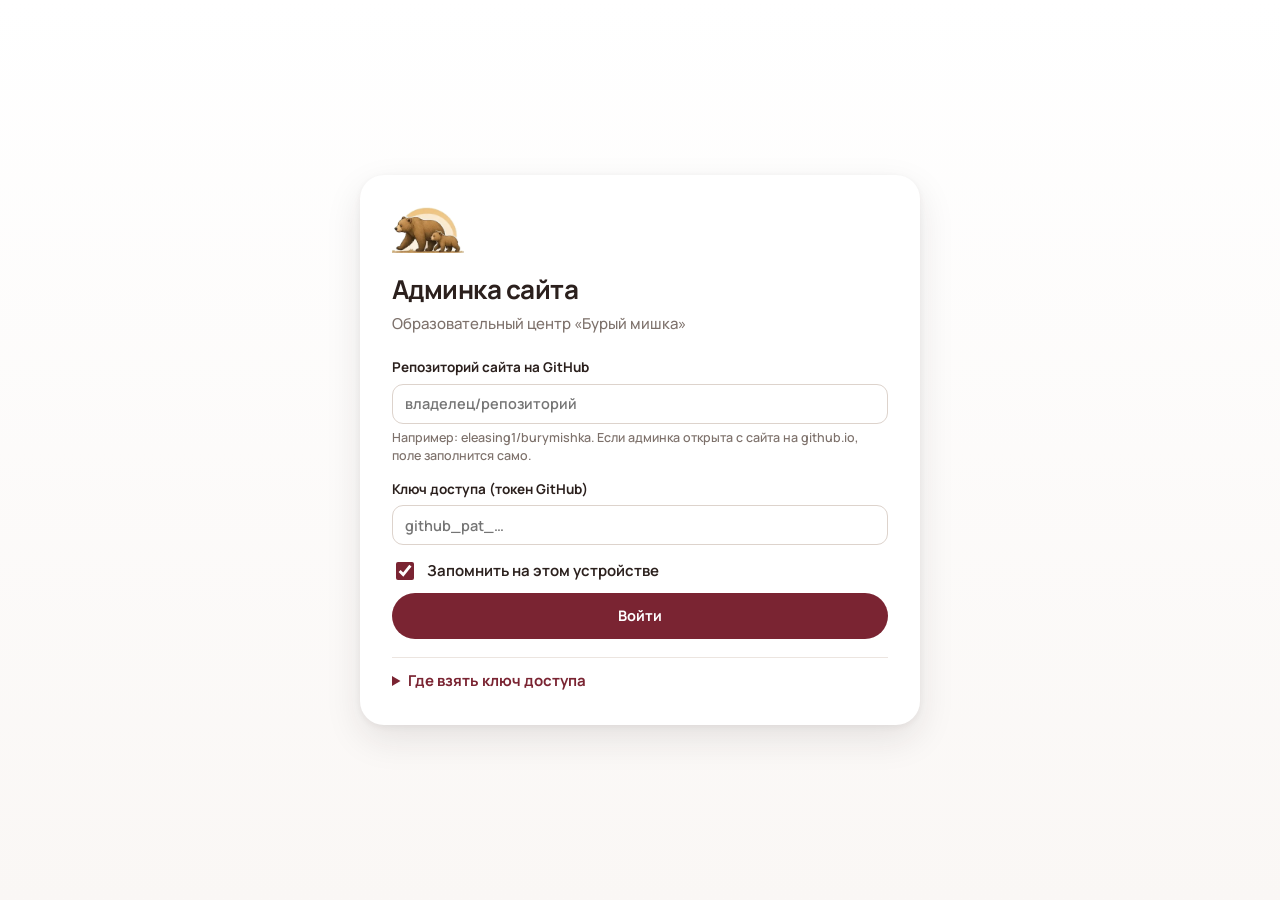
<file: admin/index.html>
<!doctype html>
<html lang="ru">
<head>
<meta charset="utf-8">
<meta name="viewport" content="width=device-width, initial-scale=1">
<meta name="robots" content="noindex, nofollow">
<title>Админка · Бурый мишка</title>
<link rel="icon" href="../img/favicon.png">
<link rel="stylesheet" href="admin.css">
</head>
<body>
<div id="app"><div class="boot">Загружаем админку…</div></div>
<div id="modal-root"></div>
<div class="a-toast" id="a-toast" role="status" aria-live="polite"></div>
<script type="module" src="admin.js"></script>
</body>
</html>
</file>
<file: assets/site.css>
@font-face {
  font-family: 'Manrope';
  font-style: normal;
  font-weight: 400 800;
  font-display: swap;
  src: url(fonts/manrope-cyrillic.woff2) format('woff2');
  unicode-range: U+0301, U+0400-045F, U+0490-0491, U+04B0-04B1, U+2116;
}
@font-face {
  font-family: 'Manrope';
  font-style: normal;
  font-weight: 400 800;
  font-display: swap;
  src: url(fonts/manrope-latin.woff2) format('woff2');
  unicode-range: U+0000-00FF, U+0131, U+0152-0153, U+02BB-02BC, U+02C6, U+02DA, U+02DC, U+0304, U+0308, U+0329, U+2000-206F, U+20AC, U+2122, U+2191, U+2193, U+2212, U+2215, U+FEFF, U+FFFD;
}
@font-face {
  font-family: 'Caveat';
  font-style: normal;
  font-weight: 700;
  font-display: swap;
  src: url(fonts/caveat-cyrillic.woff2) format('woff2');
  unicode-range: U+0301, U+0400-045F, U+0490-0491, U+04B0-04B1, U+2116;
}
@font-face {
  font-family: 'Caveat';
  font-style: normal;
  font-weight: 700;
  font-display: swap;
  src: url(fonts/caveat-latin.woff2) format('woff2');
  unicode-range: U+0000-00FF, U+0131, U+0152-0153, U+02BB-02BC, U+02C6, U+02DA, U+02DC, U+0304, U+0308, U+0329, U+2000-206F, U+20AC, U+2122, U+2191, U+2193, U+2212, U+2215, U+FEFF, U+FFFD;
}
/* Inter cyrillic */
@font-face {
  font-family: 'Inter';
  font-style: normal;
  font-weight: 300 800;
  font-display: swap;
  src: url(fonts/inter-300-800-cyrillic.woff2) format('woff2');
  unicode-range: U+0301, U+0400-045F, U+0490-0491, U+04B0-04B1, U+2116;
}
/* Inter latin */
@font-face {
  font-family: 'Inter';
  font-style: normal;
  font-weight: 300 800;
  font-display: swap;
  src: url(fonts/inter-300-800-latin.woff2) format('woff2');
  unicode-range: U+0000-00FF, U+0131, U+0152-0153, U+02BB-02BC, U+02C6, U+02DA, U+02DC, U+0304, U+0308, U+0329, U+2000-206F, U+20AC, U+2122, U+2191, U+2193, U+2212, U+2215, U+FEFF, U+FFFD;
}
/* Montserrat cyrillic */
@font-face {
  font-family: 'Montserrat';
  font-style: normal;
  font-weight: 300 800;
  font-display: swap;
  src: url(fonts/montserrat-300-800-cyrillic.woff2) format('woff2');
  unicode-range: U+0301, U+0400-045F, U+0490-0491, U+04B0-04B1, U+2116;
}
/* Montserrat latin */
@font-face {
  font-family: 'Montserrat';
  font-style: normal;
  font-weight: 300 800;
  font-display: swap;
  src: url(fonts/montserrat-300-800-latin.woff2) format('woff2');
  unicode-range: U+0000-00FF, U+0131, U+0152-0153, U+02BB-02BC, U+02C6, U+02DA, U+02DC, U+0304, U+0308, U+0329, U+2000-206F, U+20AC, U+2122, U+2191, U+2193, U+2212, U+2215, U+FEFF, U+FFFD;
}
/* Nunito cyrillic */
@font-face {
  font-family: 'Nunito';
  font-style: normal;
  font-weight: 300 900;
  font-display: swap;
  src: url(fonts/nunito-300-900-cyrillic.woff2) format('woff2');
  unicode-range: U+0301, U+0400-045F, U+0490-0491, U+04B0-04B1, U+2116;
}
/* Nunito latin */
@font-face {
  font-family: 'Nunito';
  font-style: normal;
  font-weight: 300 900;
  font-display: swap;
  src: url(fonts/nunito-300-900-latin.woff2) format('woff2');
  unicode-range: U+0000-00FF, U+0131, U+0152-0153, U+02BB-02BC, U+02C6, U+02DA, U+02DC, U+0304, U+0308, U+0329, U+2000-206F, U+20AC, U+2122, U+2191, U+2193, U+2212, U+2215, U+FEFF, U+FFFD;
}
/* Rubik cyrillic */
@font-face {
  font-family: 'Rubik';
  font-style: normal;
  font-weight: 300 800;
  font-display: swap;
  src: url(fonts/rubik-300-800-cyrillic.woff2) format('woff2');
  unicode-range: U+0301, U+0400-045F, U+0490-0491, U+04B0-04B1, U+2116;
}
/* Rubik latin */
@font-face {
  font-family: 'Rubik';
  font-style: normal;
  font-weight: 300 800;
  font-display: swap;
  src: url(fonts/rubik-300-800-latin.woff2) format('woff2');
  unicode-range: U+0000-00FF, U+0131, U+0152-0153, U+02BB-02BC, U+02C6, U+02DA, U+02DC, U+0304, U+0308, U+0329, U+2000-206F, U+20AC, U+2122, U+2191, U+2193, U+2212, U+2215, U+FEFF, U+FFFD;
}
/* Golos Text cyrillic */
@font-face {
  font-family: 'Golos Text';
  font-style: normal;
  font-weight: 400 900;
  font-display: swap;
  src: url(fonts/golos-text-400-900-cyrillic.woff2) format('woff2');
  unicode-range: U+0301, U+0400-045F, U+0490-0491, U+04B0-04B1, U+2116;
}
/* Golos Text latin */
@font-face {
  font-family: 'Golos Text';
  font-style: normal;
  font-weight: 400 900;
  font-display: swap;
  src: url(fonts/golos-text-400-900-latin.woff2) format('woff2');
  unicode-range: U+0000-00FF, U+0131, U+0152-0153, U+02BB-02BC, U+02C6, U+02DA, U+02DC, U+0304, U+0308, U+0329, U+2000-206F, U+20AC, U+2122, U+2191, U+2193, U+2212, U+2215, U+FEFF, U+FFFD;
}
/* Onest cyrillic */
@font-face {
  font-family: 'Onest';
  font-style: normal;
  font-weight: 300 800;
  font-display: swap;
  src: url(fonts/onest-300-800-cyrillic.woff2) format('woff2');
  unicode-range: U+0301, U+0400-045F, U+0490-0491, U+04B0-04B1, U+2116;
}
/* Onest latin */
@font-face {
  font-family: 'Onest';
  font-style: normal;
  font-weight: 300 800;
  font-display: swap;
  src: url(fonts/onest-300-800-latin.woff2) format('woff2');
  unicode-range: U+0000-00FF, U+0131, U+0152-0153, U+02BB-02BC, U+02C6, U+02DA, U+02DC, U+0304, U+0308, U+0329, U+2000-206F, U+20AC, U+2122, U+2191, U+2193, U+2212, U+2215, U+FEFF, U+FFFD;
}
/* Open Sans cyrillic */
@font-face {
  font-family: 'Open Sans';
  font-style: normal;
  font-weight: 300 800;
  font-stretch: 100%;
  font-display: swap;
  src: url(fonts/open-sans-300-800-cyrillic.woff2) format('woff2');
  unicode-range: U+0301, U+0400-045F, U+0490-0491, U+04B0-04B1, U+2116;
}
/* Open Sans latin */
@font-face {
  font-family: 'Open Sans';
  font-style: normal;
  font-weight: 300 800;
  font-stretch: 100%;
  font-display: swap;
  src: url(fonts/open-sans-300-800-latin.woff2) format('woff2');
  unicode-range: U+0000-00FF, U+0131, U+0152-0153, U+02BB-02BC, U+02C6, U+02DA, U+02DC, U+0304, U+0308, U+0329, U+2000-206F, U+20AC, U+2122, U+2191, U+2193, U+2212, U+2215, U+FEFF, U+FFFD;
}
/* Comfortaa cyrillic */
@font-face {
  font-family: 'Comfortaa';
  font-style: normal;
  font-weight: 300 700;
  font-display: swap;
  src: url(fonts/comfortaa-300-700-cyrillic.woff2) format('woff2');
  unicode-range: U+0301, U+0400-045F, U+0490-0491, U+04B0-04B1, U+2116;
}
/* Comfortaa latin */
@font-face {
  font-family: 'Comfortaa';
  font-style: normal;
  font-weight: 300 700;
  font-display: swap;
  src: url(fonts/comfortaa-300-700-latin.woff2) format('woff2');
  unicode-range: U+0000-00FF, U+0131, U+0152-0153, U+02BB-02BC, U+02C6, U+02DA, U+02DC, U+0304, U+0308, U+0329, U+2000-206F, U+20AC, U+2122, U+2191, U+2193, U+2212, U+2215, U+FEFF, U+FFFD;
}
/* PT Sans cyrillic */
@font-face {
  font-family: 'PT Sans';
  font-style: normal;
  font-weight: 400;
  font-display: swap;
  src: url(fonts/pt-sans-400-cyrillic.woff2) format('woff2');
  unicode-range: U+0301, U+0400-045F, U+0490-0491, U+04B0-04B1, U+2116;
}
/* PT Sans latin */
@font-face {
  font-family: 'PT Sans';
  font-style: normal;
  font-weight: 400;
  font-display: swap;
  src: url(fonts/pt-sans-400-latin.woff2) format('woff2');
  unicode-range: U+0000-00FF, U+0131, U+0152-0153, U+02BB-02BC, U+02C6, U+02DA, U+02DC, U+0304, U+0308, U+0329, U+2000-206F, U+20AC, U+2122, U+2191, U+2193, U+2212, U+2215, U+FEFF, U+FFFD;
}
/* PT Sans cyrillic */
@font-face {
  font-family: 'PT Sans';
  font-style: normal;
  font-weight: 700;
  font-display: swap;
  src: url(fonts/pt-sans-700-cyrillic.woff2) format('woff2');
  unicode-range: U+0301, U+0400-045F, U+0490-0491, U+04B0-04B1, U+2116;
}
/* PT Sans latin */
@font-face {
  font-family: 'PT Sans';
  font-style: normal;
  font-weight: 700;
  font-display: swap;
  src: url(fonts/pt-sans-700-latin.woff2) format('woff2');
  unicode-range: U+0000-00FF, U+0131, U+0152-0153, U+02BB-02BC, U+02C6, U+02DA, U+02DC, U+0304, U+0308, U+0329, U+2000-206F, U+20AC, U+2122, U+2191, U+2193, U+2212, U+2215, U+FEFF, U+FFFD;
}
/* Raleway cyrillic */
@font-face {
  font-family: 'Raleway';
  font-style: normal;
  font-weight: 300 800;
  font-display: swap;
  src: url(fonts/raleway-300-800-cyrillic.woff2) format('woff2');
  unicode-range: U+0301, U+0400-045F, U+0490-0491, U+04B0-04B1, U+2116;
}
/* Raleway latin */
@font-face {
  font-family: 'Raleway';
  font-style: normal;
  font-weight: 300 800;
  font-display: swap;
  src: url(fonts/raleway-300-800-latin.woff2) format('woff2');
  unicode-range: U+0000-00FF, U+0131, U+0152-0153, U+02BB-02BC, U+02C6, U+02DA, U+02DC, U+0304, U+0308, U+0329, U+2000-206F, U+20AC, U+2122, U+2191, U+2193, U+2212, U+2215, U+FEFF, U+FFFD;
}
/* Lora cyrillic */
@font-face {
  font-family: 'Lora';
  font-style: normal;
  font-weight: 400 700;
  font-display: swap;
  src: url(fonts/lora-400-700-cyrillic.woff2) format('woff2');
  unicode-range: U+0301, U+0400-045F, U+0490-0491, U+04B0-04B1, U+2116;
}
/* Lora latin */
@font-face {
  font-family: 'Lora';
  font-style: normal;
  font-weight: 400 700;
  font-display: swap;
  src: url(fonts/lora-400-700-latin.woff2) format('woff2');
  unicode-range: U+0000-00FF, U+0131, U+0152-0153, U+02BB-02BC, U+02C6, U+02DA, U+02DC, U+0304, U+0308, U+0329, U+2000-206F, U+20AC, U+2122, U+2191, U+2193, U+2212, U+2215, U+FEFF, U+FFFD;
}
/* PT Serif cyrillic */
@font-face {
  font-family: 'PT Serif';
  font-style: normal;
  font-weight: 400;
  font-display: swap;
  src: url(fonts/pt-serif-400-cyrillic.woff2) format('woff2');
  unicode-range: U+0301, U+0400-045F, U+0490-0491, U+04B0-04B1, U+2116;
}
/* PT Serif latin */
@font-face {
  font-family: 'PT Serif';
  font-style: normal;
  font-weight: 400;
  font-display: swap;
  src: url(fonts/pt-serif-400-latin.woff2) format('woff2');
  unicode-range: U+0000-00FF, U+0131, U+0152-0153, U+02BB-02BC, U+02C6, U+02DA, U+02DC, U+0304, U+0308, U+0329, U+2000-206F, U+20AC, U+2122, U+2191, U+2193, U+2212, U+2215, U+FEFF, U+FFFD;
}
/* PT Serif cyrillic */
@font-face {
  font-family: 'PT Serif';
  font-style: normal;
  font-weight: 700;
  font-display: swap;
  src: url(fonts/pt-serif-700-cyrillic.woff2) format('woff2');
  unicode-range: U+0301, U+0400-045F, U+0490-0491, U+04B0-04B1, U+2116;
}
/* PT Serif latin */
@font-face {
  font-family: 'PT Serif';
  font-style: normal;
  font-weight: 700;
  font-display: swap;
  src: url(fonts/pt-serif-700-latin.woff2) format('woff2');
  unicode-range: U+0000-00FF, U+0131, U+0152-0153, U+02BB-02BC, U+02C6, U+02DA, U+02DC, U+0304, U+0308, U+0329, U+2000-206F, U+20AC, U+2122, U+2191, U+2193, U+2212, U+2215, U+FEFF, U+FFFD;
}
/* Marck Script cyrillic */
@font-face {
  font-family: 'Marck Script';
  font-style: normal;
  font-weight: 400;
  font-display: swap;
  src: url(fonts/marck-script-400-cyrillic.woff2) format('woff2');
  unicode-range: U+0301, U+0400-045F, U+0490-0491, U+04B0-04B1, U+2116;
}
/* Marck Script latin */
@font-face {
  font-family: 'Marck Script';
  font-style: normal;
  font-weight: 400;
  font-display: swap;
  src: url(fonts/marck-script-400-latin.woff2) format('woff2');
  unicode-range: U+0000-00FF, U+0131, U+0152-0153, U+02BB-02BC, U+02C6, U+02DA, U+02DC, U+0304, U+0308, U+0329, U+2000-206F, U+20AC, U+2122, U+2191, U+2193, U+2212, U+2215, U+FEFF, U+FFFD;
}
/* Neucha cyrillic */
@font-face {
  font-family: 'Neucha';
  font-style: normal;
  font-weight: 400;
  font-display: swap;
  src: url(fonts/neucha-400-cyrillic.woff2) format('woff2');
  unicode-range: U+0301, U+0400-045F, U+0490-0491, U+04B0-04B1, U+2116;
}
/* Neucha latin */
@font-face {
  font-family: 'Neucha';
  font-style: normal;
  font-weight: 400;
  font-display: swap;
  src: url(fonts/neucha-400-latin.woff2) format('woff2');
  unicode-range: U+0000-00FF, U+0131, U+0152-0153, U+02BB-02BC, U+02C6, U+02DA, U+02DC, U+0304, U+0308, U+0329, U+2000-206F, U+20AC, U+2122, U+2191, U+2193, U+2212, U+2215, U+FEFF, U+FFFD;
}
/* Pacifico cyrillic */
@font-face {
  font-family: 'Pacifico';
  font-style: normal;
  font-weight: 400;
  font-display: swap;
  src: url(fonts/pacifico-400-cyrillic.woff2) format('woff2');
  unicode-range: U+0301, U+0400-045F, U+0490-0491, U+04B0-04B1, U+2116;
}
/* Pacifico latin */
@font-face {
  font-family: 'Pacifico';
  font-style: normal;
  font-weight: 400;
  font-display: swap;
  src: url(fonts/pacifico-400-latin.woff2) format('woff2');
  unicode-range: U+0000-00FF, U+0131, U+0152-0153, U+02BB-02BC, U+02C6, U+02DA, U+02DC, U+0304, U+0308, U+0329, U+2000-206F, U+20AC, U+2122, U+2191, U+2193, U+2212, U+2215, U+FEFF, U+FFFD;
}
/* Bad Script cyrillic */
@font-face {
  font-family: 'Bad Script';
  font-style: normal;
  font-weight: 400;
  font-display: swap;
  src: url(fonts/bad-script-400-cyrillic.woff2) format('woff2');
  unicode-range: U+0301, U+0400-045F, U+0490-0491, U+04B0-04B1, U+2116;
}
/* Bad Script latin */
@font-face {
  font-family: 'Bad Script';
  font-style: normal;
  font-weight: 400;
  font-display: swap;
  src: url(fonts/bad-script-400-latin.woff2) format('woff2');
  unicode-range: U+0000-00FF, U+0131, U+0152-0153, U+02BB-02BC, U+02C6, U+02DA, U+02DC, U+0304, U+0308, U+0329, U+2000-206F, U+20AC, U+2122, U+2191, U+2193, U+2212, U+2215, U+FEFF, U+FFFD;
}

/* ============ ТОКЕНЫ ============ */
:root{
  --bg:#ffffff;
  --tint:#faf7f5;
  --tint2:#f4efeb;
  --line:#ece5e0;
  --line2:#ddd3cc;
  --ink:#2b201d;
  --ink2:#4d403b;
  --muted:#766a64;
  --maroon:#7a2432;
  --maroon-d:#5f1a26;
  --maroon-l:#f6ecee;
  --maroon-ll:#fbf6f7;
  --honey:#ad7846;
  --honey-d:#8a5c30;
  --honey-l:#f6ede3;
  --ok:#3f7d4a;
  --k-people:#fde9a8;
  --k-verb:#d8efd2;
  --k-social:#f8d9e0;
  --k-stop:#fbcdb4;
  --k-noun:#fbead4;
  --r-s:12px;
  --r:20px;
  --r-l:28px;
  --sh1:0 1px 2px rgba(43,32,29,.04),0 6px 20px rgba(43,32,29,.05);
  --sh2:0 2px 6px rgba(43,32,29,.05),0 16px 40px rgba(43,32,29,.08);
  --ease:cubic-bezier(.25,.6,.3,1);
  --wrap:1200px;
  --gut:28px;
  --fs:17px;
  --lh:1.65;
  --hs:1;
  --pill:999px;
  --sec-y:clamp(56px,7vw,104px);
  --font-body:Manrope,system-ui,-apple-system,"Segoe UI",Roboto,Arial,sans-serif;
  --font-head:var(--font-body);
  --font-hand:Caveat,cursive;
  --head-w:750;
  --head-ls:-.025em;
  --hdr:72px;
  --ctx:54px;
}
@media (max-width:720px){:root{--gut:18px;--fs:16px;--hdr:62px;--ctx:50px}}

/* ============ БАЗА ============ */
*,*::before,*::after{box-sizing:border-box}
html{-webkit-text-size-adjust:100%}
body{margin:0;background:var(--bg);color:var(--ink);font:500 var(--fs)/var(--lh) var(--font-body);-webkit-font-smoothing:antialiased;overflow-x:hidden}
img{display:block;max-width:100%;height:auto}
a{color:inherit;text-decoration:none}
button{font:inherit;color:inherit;background:none;border:0;padding:0;cursor:pointer}
input,select,textarea{font:inherit;color:inherit}
h1,h2,h3,h4{margin:0;font-family:var(--font-head);font-weight:var(--head-w);letter-spacing:var(--head-ls);line-height:1.12;color:var(--ink)}
.h1,.h2,.h3,.h4{font-family:var(--font-head)}
p{margin:0}
ul{margin:0;padding:0;list-style:none}
::selection{background:var(--maroon);color:#fff}
:focus-visible{outline:3px solid var(--honey);outline-offset:3px;border-radius:8px}
.wrap{max-width:var(--wrap);margin:0 auto;padding:0 var(--gut)}
.sr{position:absolute!important;width:1px;height:1px;overflow:hidden;clip:rect(0 0 0 0);white-space:nowrap}
.skip{position:fixed;left:12px;top:-60px;z-index:999;background:var(--ink);color:#fff;padding:10px 16px;border-radius:12px;transition:top .2s}
.skip:focus{top:12px}

.h1{font-size:calc(clamp(34px,4.6vw,62px) * var(--hs));letter-spacing:-.035em;line-height:1.05}
.h2{font-size:calc(clamp(27px,3.1vw,42px) * var(--hs));letter-spacing:-.03em;line-height:1.1}
.h3{font-size:calc(clamp(20px,1.7vw,24px) * var(--hs));letter-spacing:-.02em}
.h4{font-size:18px;letter-spacing:-.01em;line-height:1.3;font-weight:700}
.lead{font-size:clamp(17px,1.35vw,19px);line-height:1.65;color:var(--ink2)}
.muted{color:var(--muted)}
.accent{color:var(--maroon)}
.eyebrow{display:block;font-size:14.5px;font-weight:700;color:var(--honey-d);margin-bottom:12px}
.sec-head{display:flex;align-items:flex-end;justify-content:space-between;gap:28px;margin-bottom:36px}
.sec-head .h2{max-width:760px}
.sec-head p.lead{max-width:640px;margin-top:14px}

/* ============ КНОПКИ ============ */
.btn{--bh:52px;display:inline-flex;align-items:center;justify-content:center;gap:10px;height:var(--bh);padding:0 24px;border-radius:var(--pill);font-weight:700;font-size:16px;white-space:nowrap;transition:background .2s var(--ease),box-shadow .2s var(--ease),color .2s}
.btn svg{width:19px;height:19px;flex:none}
.btn-p{background:var(--maroon);color:#fff}
.btn-p:hover{background:var(--maroon-d)}
.btn-s{background:#fff;color:var(--ink);box-shadow:inset 0 0 0 1.5px var(--line2)}
.btn-s:hover{box-shadow:inset 0 0 0 1.5px var(--ink2)}
.btn-w{background:#fff;color:var(--maroon)}
.btn-w:hover{background:var(--maroon-ll)}
.btn-sm{--bh:42px;padding:0 18px;font-size:15px}
.btn:disabled{opacity:.42;cursor:default}
.link{display:inline-flex;align-items:center;gap:8px;font-weight:700;color:var(--maroon);transition:gap .2s var(--ease)}
.link:hover{gap:11px}
.link svg{width:18px;height:18px}
.chip{display:inline-flex;align-items:center;gap:7px;height:32px;padding:0 13px;border-radius:var(--pill);background:var(--tint2);font-size:14px;font-weight:650;color:var(--ink2);white-space:nowrap}
.chip svg{width:16px;height:16px}
.chip-m{background:var(--maroon-l);color:var(--maroon)}
.chips{display:flex;flex-wrap:wrap;gap:8px}

/* ============ СЛУЖЕБНАЯ СТРОКА И ШАПКА ============ */
.util{background:var(--tint);border-bottom:1px solid var(--line);font-size:14px;font-weight:600;color:var(--ink2)}
.util .wrap{display:flex;align-items:center;gap:22px;height:38px}
.util a,.util span{display:inline-flex;align-items:center;gap:7px;white-space:nowrap;transition:color .2s}
.util a:hover{color:var(--maroon)}
.util svg{width:16px;height:16px;color:var(--honey)}
.util .sp{flex:1}
.util .sv{color:var(--maroon);font-weight:700}
.util .sv.on{text-decoration:underline;text-underline-offset:4px}
@media (max-width:1560px){.util .em{display:none}}
@media (max-width:1280px){.util .ph-u{display:none}}
@media (max-width:1100px){.util{display:none}}

.hdr{position:sticky;top:0;z-index:60;background:#fff;border-bottom:1px solid var(--line)}
.hdr .wrap{display:flex;align-items:center;gap:18px;height:var(--hdr)}
.brand{display:flex;align-items:center;gap:11px;flex:none}
.brand img{width:60px;height:auto}
.brand b{display:block;font-size:20px;font-weight:800;letter-spacing:-.03em;line-height:1}
.brand small{display:block;font-size:12.5px;font-weight:600;color:var(--muted);margin-top:4px}
.nav{display:flex;align-items:center;gap:2px;margin-left:auto;height:100%}
.nav a{position:relative;display:flex;align-items:center;height:100%;padding:0 12px;font-weight:650;font-size:15.5px;color:var(--ink2);white-space:nowrap;transition:color .2s}
.nav a:hover{color:var(--ink)}
.nav a::after{content:"";position:absolute;left:12px;right:12px;bottom:-1px;height:3px;border-radius:3px 3px 0 0;background:var(--maroon);transform:scaleX(0);transition:transform .25s var(--ease)}
.nav a.on{color:var(--maroon)}
.nav a.on::after{transform:none}
.hdr-act{display:flex;align-items:center;gap:8px;flex:none}
.ibtn{width:44px;height:44px;border-radius:50%;display:grid;place-items:center;background:var(--tint2);transition:background .2s}
.ibtn:hover{background:var(--line)}
.ibtn svg{width:20px;height:20px}
.burger{display:none}
@media (max-width:1100px){.nav{display:none}.burger{display:grid}.hdr-act{margin-left:auto}}
@media (max-width:560px){.hdr-act .btn{display:none}.brand img{width:50px}.brand b{font-size:18px}}

/* контекстная панель: где я и как вернуться */
.ctx{position:sticky;top:var(--hdr);z-index:55;background:#fff;border-bottom:1px solid var(--line)}
.ctx .wrap{display:flex;align-items:center;gap:16px;height:var(--ctx)}
.ctx[hidden]{display:none}
.back{flex:none;display:inline-flex;align-items:center;gap:8px;height:36px;padding:0 14px 0 10px;border-radius:var(--pill);background:var(--tint2);font-weight:700;font-size:14.5px;color:var(--ink);transition:background .2s}
.back:hover{background:var(--line)}
.back svg{width:18px;height:18px;transform:rotate(180deg)}
.ctx .sep{width:1px;height:22px;background:var(--line2);flex:none}
.ctx .here{font-weight:700;font-size:15px;color:var(--ink);white-space:nowrap;overflow:hidden;text-overflow:ellipsis}
.ctx .here span{color:var(--muted);font-weight:600}
.tabs{display:flex;gap:4px;overflow-x:auto;scrollbar-width:none;height:100%;align-items:stretch}
.tabs::-webkit-scrollbar{display:none}
.tabs a{position:relative;display:flex;align-items:center;padding:0 12px;font-weight:650;font-size:15px;color:var(--muted);white-space:nowrap;transition:color .2s}
.tabs a:hover{color:var(--ink)}
.tabs a.on{color:var(--maroon)}
.tabs a.on::after{content:"";position:absolute;left:12px;right:12px;bottom:-1px;height:3px;border-radius:3px 3px 0 0;background:var(--maroon)}
@media (max-width:560px){.back{padding:0 12px 0 8px;font-size:14px}.back b{display:none}.ctx .sep{display:none}.ctx .wrap{gap:10px}}

/* мобильное меню */
.mnav{position:fixed;inset:0;z-index:90;background:#fff;opacity:0;visibility:hidden;transition:opacity .25s var(--ease),visibility .25s;display:flex;flex-direction:column;overflow:auto}
.mnav.open{opacity:1;visibility:visible}
.mnav-top{display:flex;align-items:center;justify-content:space-between;padding:0 var(--gut);height:var(--hdr);flex:none;border-bottom:1px solid var(--line)}
.mnav ul{padding:10px var(--gut) 18px}
.mnav li>a{display:flex;align-items:center;justify-content:space-between;padding:13px 0;font-size:21px;font-weight:750;letter-spacing:-.02em;border-bottom:1px solid var(--line)}
.mnav li>a.on{color:var(--maroon)}
.mnav li>a.on::after{content:"вы здесь";font-size:13px;font-weight:650;color:var(--maroon);letter-spacing:0}
.mnav .sub{padding:4px 0 6px 14px;border-bottom:1px solid var(--line)}
.mnav .sub a{display:block;padding:8px 0;font-size:16px;font-weight:650;color:var(--ink2)}
.mnav .sub a.on{color:var(--maroon)}
.mnav-foot{margin-top:auto;padding:18px var(--gut) 26px;display:grid;gap:10px;background:var(--tint)}
.mnav-foot .btn{width:100%}

.dock{display:none}
@media (max-width:720px){
  .dock{display:flex;position:fixed;left:12px;right:12px;bottom:12px;z-index:55;gap:8px;padding:7px;border-radius:var(--pill);background:#fff;box-shadow:var(--sh2),0 0 0 1px var(--line);opacity:0;visibility:hidden;transition:opacity .25s,visibility .25s}
  .dock.show{opacity:1;visibility:visible}
  .dock .btn{flex:1;--bh:46px;padding:0 12px;font-size:15px}
}

/* ============ СТРАНИЦЫ ============ */
main{min-height:60vh}
.page{display:none}
.page.on{display:block;animation:fadeIn .26s var(--ease) both}
@keyframes fadeIn{from{opacity:0}to{opacity:1}}
.sec{padding:var(--sec-y) 0}
.sec+.sec{padding-top:0}
.ph{padding:clamp(36px,5vw,64px) 0 clamp(32px,4vw,52px)}
.ph .h1{max-width:900px}
.ph .lead{max-width:720px;margin-top:18px}
.ph-grid{display:grid;grid-template-columns:1.05fr .95fr;gap:clamp(28px,5vw,64px);align-items:center}
@media (max-width:900px){.ph-grid{grid-template-columns:1fr}}
.row-btn{display:flex;flex-wrap:wrap;gap:10px;margin-top:28px}

/* спокойное появление: только прозрачность и 10px */
.rv{opacity:0;transform:translateY(10px);transition:opacity .6s var(--ease),transform .6s var(--ease)}
.rv.in{opacity:1;transform:none}
.rv.now{transition:none}

/* ============ ГЕРОЙ ============ */
.hero{padding:clamp(32px,4.5vw,64px) 0 clamp(40px,5vw,72px)}
.hero-grid{display:grid;grid-template-columns:1.1fr .9fr;gap:clamp(28px,5vw,72px);align-items:center}
.hero-grid>*{min-width:0}
.hero .h1{font-size:clamp(34px,4.3vw,60px)}
.hero .lead{margin-top:22px;max-width:580px}
.hero-ph{display:flex;flex-wrap:wrap;align-items:center;gap:14px 26px;margin-top:30px;padding-top:24px;border-top:1px solid var(--line)}
.hero-ph a.big{font-size:clamp(22px,2vw,27px);font-weight:800;letter-spacing:-.03em;line-height:1}
.hero-ph a.big:hover{color:var(--maroon)}
.hero-ph small{display:block;font-size:14px;font-weight:600;color:var(--muted);margin-top:6px}
.hero-art{position:relative;max-width:520px;margin-left:auto;width:100%}
.hero-frame{border-radius:var(--r-l);overflow:hidden;background:#f0ece8;aspect-ratio:4/4.6;box-shadow:var(--sh2)}
.hero-frame img{width:100%;height:100%;object-fit:cover;object-position:50% 56%}
.badge{position:absolute;display:flex;align-items:center;gap:12px;background:#fff;border-radius:16px;padding:12px 16px;box-shadow:var(--sh2),0 0 0 1px var(--line);font-size:14px;font-weight:600;color:var(--ink2);line-height:1.3}
.badge b{display:block;font-size:16.5px;font-weight:800;color:var(--ink)}
.badge i{flex:none;width:38px;height:38px;border-radius:12px;display:grid;place-items:center;background:var(--maroon-l);color:var(--maroon)}
.badge i svg{width:20px;height:20px}
.badge.b1{left:-28px;top:12%}
.badge.b2{right:-20px;bottom:10%}
@media (max-width:980px){.hero-grid{grid-template-columns:1fr}.hero-art{margin:6px auto 0;max-width:480px}.badge.b1{left:-8px}.badge.b2{right:-8px}}
@media (max-width:560px){.hero .row-btn .btn{flex:1 1 100%}.badge{padding:9px 12px;font-size:12.5px}.badge b{font-size:15px}.badge i{width:32px;height:32px}}

/* полоса доверия */
.trust{display:grid;grid-template-columns:repeat(4,1fr);border:1px solid var(--line);border-radius:var(--r);overflow:hidden;background:#fff}
.trust>*{display:flex;gap:14px;align-items:center;padding:20px 22px;border-right:1px solid var(--line);transition:background .2s}
.trust>*:last-child{border-right:0}
.trust a:hover{background:var(--tint)}
.trust i{flex:none;width:44px;height:44px;border-radius:14px;display:grid;place-items:center;background:var(--honey-l);color:var(--honey-d)}
.trust i svg{width:22px;height:22px}
.trust b{display:block;font-size:17px;font-weight:800;letter-spacing:-.015em;line-height:1.2}
.trust span{display:block;font-size:14px;font-weight:600;color:var(--muted);line-height:1.35;margin-top:3px}
.stars{color:#e2a73b;letter-spacing:1px}
.trust .stars{display:inline;color:#e2a73b;font-size:15px;margin:0 4px 0 0}
.hero .h1 .ln{display:block}
@media (max-width:560px){.hero .h1 .ln{display:inline}}
@media (max-width:980px){.trust{grid-template-columns:repeat(2,1fr)}.trust>*:nth-child(2){border-right:0}.trust>*:nth-child(-n+2){border-bottom:1px solid var(--line)}}
@media (max-width:480px){.trust{grid-template-columns:1fr}.trust>*{border-right:0;border-bottom:1px solid var(--line)}.trust>*:last-child{border-bottom:0}}

/* ============ КАРТОЧКИ И СЕТКИ ============ */
.card{background:#fff;border-radius:var(--r);border:1px solid var(--line);transition:border-color .2s var(--ease),box-shadow .25s var(--ease),transform .25s var(--ease)}
a.card:hover,button.card:hover,.card.hov:hover{border-color:var(--line2);box-shadow:var(--sh2);transform:translateY(-2px)}
.grid2,.grid3,.grid4{display:grid;gap:18px}
.grid2{grid-template-columns:repeat(2,1fr)}
.grid3{grid-template-columns:repeat(3,1fr)}
.grid4{grid-template-columns:repeat(4,1fr)}
.grid2>*,.grid3>*,.grid4>*,.split>*,.sv>*,.cont>*,.calc>*,.ph-grid>*,.vs>*,.pd>*,.adk>*{min-width:0}
@media (max-width:1100px){.grid4{grid-template-columns:repeat(2,1fr)}}
@media (max-width:980px){.grid3{grid-template-columns:repeat(2,1fr)}}
@media (max-width:640px){.grid2,.grid3,.grid4{grid-template-columns:1fr}}
.split{display:grid;grid-template-columns:1fr 1fr;gap:clamp(28px,5vw,72px);align-items:center}
@media (max-width:900px){.split{grid-template-columns:1fr}}
.pic{border-radius:var(--r-l);overflow:hidden;position:relative;background:var(--tint2);margin:0}
.pic img{width:100%;height:100%;object-fit:cover}
.pic figcaption{position:absolute;left:12px;right:12px;bottom:12px;background:rgba(255,255,255,.95);border-radius:14px;padding:10px 14px;font-size:14px;font-weight:600;color:var(--ink2);line-height:1.45}
.ico{flex:none;width:48px;height:48px;border-radius:15px;display:grid;place-items:center;background:var(--honey-l);color:var(--honey-d)}
.ico svg{width:24px;height:24px}
.dots{display:grid;gap:10px}
.dots li{position:relative;padding-left:22px;color:var(--ink2);font-weight:550;line-height:1.55}
.dots li::before{content:"";position:absolute;left:3px;top:.62em;width:8px;height:8px;border-radius:50%;background:var(--honey)}
.prose p{color:var(--ink2);font-size:17.5px;line-height:1.75}
.prose p+p{margin-top:14px}

/* кому помогаем */
.who{display:grid;grid-template-columns:.9fr 1.1fr;gap:clamp(28px,5vw,72px);align-items:start}
.who .tags{display:flex;flex-wrap:wrap;gap:10px}
.who .tags span{display:inline-flex;align-items:center;min-height:46px;padding:10px 18px;border-radius:14px;background:var(--tint);border:1px solid var(--line);font-weight:650;font-size:15.5px;line-height:1.3;color:var(--ink)}
.who .note{margin-top:18px;display:flex;gap:12px;align-items:flex-start;padding:16px 18px;border-radius:16px;background:var(--maroon-ll);border:1px solid #f0e1e4;color:var(--ink2);font-weight:600;line-height:1.55}
.who .note svg{width:22px;height:22px;flex:none;color:var(--maroon);margin-top:1px}
@media (max-width:900px){.who{grid-template-columns:1fr}}

/* с чего начать */
.need{display:flex;flex-direction:column;align-items:flex-start;text-align:left;padding:24px;min-height:230px}
.need .top{display:flex;width:100%;align-items:center;justify-content:space-between;margin-bottom:18px}
.need h3{font-size:20px}
.need p{margin-top:8px;color:var(--muted);font-size:15.5px;line-height:1.55}
.need .go{margin-top:auto;padding-top:18px;display:flex;align-items:center;gap:8px;font-weight:700;font-size:15px;color:var(--maroon)}
.need .go svg{width:18px;height:18px;transition:transform .2s var(--ease)}
.need:hover .go svg{transform:translateX(3px)}
.helper{margin-top:18px;display:flex;flex-wrap:wrap;align-items:center;justify-content:space-between;gap:16px;padding:20px 24px;border-radius:var(--r);background:var(--tint);border:1px solid var(--line)}
.helper b{font-size:17px}
.helper p{color:var(--muted);margin-top:2px;font-size:15.5px}

/* превью педагогов */
.faces{display:grid;grid-template-columns:repeat(4,1fr);gap:18px}
.face{display:block}
.face .p{aspect-ratio:4/4.8;border-radius:var(--r);overflow:hidden;background:var(--tint2)}
.face .p img{width:100%;height:100%;object-fit:cover;object-position:50% 20%;transition:transform .5s var(--ease)}
.face:hover .p img{transform:scale(1.02)}
.face b{display:block;margin-top:14px;font-size:17px;font-weight:750;letter-spacing:-.015em;line-height:1.25}
.face span{display:block;margin-top:4px;font-size:14.5px;color:var(--muted);font-weight:600;line-height:1.4}
@media (max-width:980px){.faces{grid-template-columns:repeat(2,1fr)}}

/* шаги */
.steps{display:grid;grid-template-columns:repeat(3,1fr);gap:18px}
.step{padding:24px}
.step .n{width:40px;height:40px;border-radius:50%;display:grid;place-items:center;background:var(--maroon-l);color:var(--maroon);font-weight:800;font-size:17px;margin-bottom:18px}
.step h3{font-size:19px}
.step p{margin-top:8px;color:var(--muted);font-size:15.5px;line-height:1.55}
@media (max-width:980px){.steps{grid-template-columns:repeat(2,1fr)}}
@media (max-width:560px){.steps{grid-template-columns:1fr}}

/* история-тизер */
.teaser{display:grid;grid-template-columns:300px 1fr;gap:32px;align-items:center;padding:24px}
.teaser .pic{aspect-ratio:1;border-radius:18px}
.teaser .pic img{object-position:50% 30%}
@media (max-width:760px){.teaser{grid-template-columns:1fr}.teaser .pic{aspect-ratio:4/3}}

/* фичи */
.feat{padding:22px;display:flex;gap:16px;align-items:flex-start}
.feat h3{font-size:17.5px;line-height:1.3}
.feat p{margin-top:5px;color:var(--muted);font-size:15px;line-height:1.55}
.feat.col{flex-direction:column}

/* ============ АДК ============ */
.adk{border-radius:var(--r-l);background:var(--tint);border:1px solid var(--line);padding:clamp(24px,4.5vw,56px);display:grid;grid-template-columns:.9fr 1.1fr;gap:clamp(24px,4.5vw,56px);align-items:center}
@media (max-width:980px){.adk{grid-template-columns:1fr}}
.comm{background:#fff;border-radius:24px;border:1px solid var(--line);box-shadow:var(--sh1);padding:16px;max-width:560px;width:100%;margin-left:auto;position:relative}
@media (max-width:980px){.comm{margin:0 auto}}
.comm-bar{display:flex;align-items:center;gap:8px;min-height:62px;padding:8px 8px 8px 14px;border-radius:16px;background:var(--tint2);margin-bottom:12px}
.comm-out{flex:1;display:flex;flex-wrap:wrap;gap:6px;min-height:44px;align-items:center}
.comm-out .cph{color:var(--muted);font-weight:600;font-size:15px}
.tok{display:inline-flex;align-items:center;gap:6px;height:38px;padding:0 11px 0 5px;border-radius:11px;font-weight:700;font-size:15.5px}
.tok i{width:28px;height:28px;border-radius:8px;background:rgba(255,255,255,.75);display:grid;place-items:center}
.tok i svg{width:18px;height:18px}
.tok.talk{box-shadow:0 0 0 2px var(--maroon)}
.comm-bar .ibtn{background:#fff;border:1px solid var(--line)}
.comm-bar .say{background:var(--maroon);color:#fff;border:0;width:auto;padding:0 16px 0 13px;border-radius:var(--pill);gap:7px;display:flex;font-weight:700;font-size:15px}
.comm-bar .say:hover{background:var(--maroon-d)}
.comm-grid{display:grid;grid-template-columns:repeat(4,minmax(0,1fr));gap:8px}
.tile{aspect-ratio:1/.9;border-radius:15px;display:flex;flex-direction:column;align-items:center;justify-content:center;gap:6px;font-weight:700;font-size:15px;transition:transform .12s var(--ease),filter .2s;box-shadow:inset 0 -2px 0 rgba(43,32,29,.07);user-select:none;-webkit-tap-highlight-color:transparent}
.tile svg{width:clamp(26px,36%,48px);height:auto;aspect-ratio:1;flex:none}
.tile:hover{filter:brightness(.98)}
.tile:active,.tile.pr{transform:scale(.95)}
.k1{background:var(--k-people)}.k2{background:var(--k-verb)}.k3{background:var(--k-social)}.k4{background:var(--k-stop)}.k5{background:var(--k-noun)}
.comm-foot{display:flex;flex-wrap:wrap;align-items:center;justify-content:space-between;gap:8px 14px;margin-top:12px;font-size:13px;font-weight:600;color:var(--muted)}
.legend{display:flex;flex-wrap:wrap;gap:6px 12px}
.legend span{display:inline-flex;align-items:center;gap:6px}
.legend span::before{content:"";width:11px;height:11px;border-radius:4px;background:var(--c)}
.snd{display:inline-flex;align-items:center;gap:6px;height:30px;padding:0 10px;border-radius:var(--pill);background:var(--tint2);font-weight:700;font-size:13px;color:var(--ink2)}
.snd svg{width:15px;height:15px}
.snd.off{color:var(--muted);text-decoration:line-through}
@media (max-width:560px){.comm{padding:10px;border-radius:20px}.comm-grid{gap:6px}.tile{font-size:13px;border-radius:12px}.comm-bar .say b{display:none}.comm-bar .say{padding:0;width:44px;justify-content:center}}

.vs{display:grid;grid-template-columns:1fr 1fr;gap:24px;align-items:start}
.vs-bank{display:grid;grid-template-columns:repeat(4,1fr);gap:12px}
.vs-it{display:flex;flex-direction:column;align-items:center;gap:7px;font-size:14px;font-weight:650;text-align:center;line-height:1.2;transition:opacity .2s}
.vs-it img{width:100%;aspect-ratio:1;border-radius:50%;object-fit:cover;border:1px solid var(--line)}
.vs-it.used{opacity:.35}
.vs-day{background:#fff;border-radius:var(--r);border:1px solid var(--line);padding:20px}
.vs-day h4{display:flex;justify-content:space-between;align-items:center}
.vs-track{display:grid;gap:8px;margin-top:14px;min-height:110px}
.vs-step{display:flex;align-items:center;gap:12px;padding:7px 10px 7px 7px;border-radius:16px;background:var(--tint);transition:background .25s}
.vs-step img{width:52px;height:52px;border-radius:50%;object-fit:cover;flex:none}
.vs-step b{flex:1;font-size:15.5px}
.vs-step .n{width:28px;height:28px;border-radius:50%;display:grid;place-items:center;background:#fff;font-weight:800;font-size:13px;flex:none;border:1px solid var(--line)}
.vs-step.now{background:var(--k-verb)}
.vs-step.done img{opacity:.5}
.vs-step.done b{text-decoration:line-through;color:var(--muted)}
.vs-step.done .n{background:var(--ok);color:#fff;border-color:var(--ok)}
.vs-empty{display:grid;place-items:center;text-align:center;color:var(--muted);font-weight:600;font-size:15px;border:1.5px dashed var(--line2);border-radius:16px;padding:24px}
.vs-ctrl{display:flex;flex-wrap:wrap;gap:8px;margin-top:14px}
@media (max-width:900px){.vs{grid-template-columns:1fr}}
@media (max-width:420px){.vs-bank{grid-template-columns:repeat(3,1fr)}}
.myth{padding:22px}
.myth .q{font-weight:750;font-size:17.5px;letter-spacing:-.01em;line-height:1.35}
.myth .q small{display:block;font-size:13px;font-weight:700;color:var(--muted);margin-bottom:4px}
.myth .a{margin-top:10px;color:var(--ink2);line-height:1.6;font-weight:550}
.lt{display:grid;grid-template-columns:repeat(2,1fr);gap:12px;margin-top:18px}
.lt div{padding:18px;border-radius:16px;background:var(--tint)}
.lt b{display:block;font-size:16.5px}
.lt p{margin-top:5px;color:var(--muted);font-size:15px;line-height:1.5}
@media (max-width:640px){.lt{grid-template-columns:1fr}}

/* ============ ПРОГРАММЫ ============ */
.filters{display:flex;flex-wrap:wrap;gap:8px;margin-bottom:26px}
.fbtn{height:42px;padding:0 17px;border-radius:var(--pill);background:#fff;border:1px solid var(--line2);font-weight:650;font-size:15px;color:var(--ink2);transition:background .2s,color .2s,border-color .2s}
.fbtn:hover{border-color:var(--ink2)}
.fbtn.on{background:var(--ink);border-color:var(--ink);color:#fff}
.prog-card{display:flex;flex-direction:column;padding:24px;text-align:left}
.prog-card.hide{display:none}
.prog-card .top{display:flex;align-items:center;justify-content:space-between;gap:12px;margin-bottom:16px;min-height:34px}
.prog-card h3{font-size:21px}
.prog-card p{margin-top:10px;color:var(--muted);font-size:15.5px;line-height:1.55}
.prog-card .meta{margin-top:14px;display:grid;gap:6px;font-size:14.5px;font-weight:600;color:var(--ink2)}
.prog-card .meta div{display:flex;gap:9px}
.prog-card .meta svg{width:17px;height:17px;flex:none;color:var(--honey);margin-top:3px}
.prog-card .bot{margin-top:auto;padding-top:18px;display:flex;align-items:center;justify-content:space-between;gap:12px;border-top:1px solid var(--line);margin-top:20px}
.prog-card .price{font-weight:800;font-size:18px;letter-spacing:-.015em}
.prog-card .price small{display:block;font-size:13px;font-weight:600;color:var(--muted);letter-spacing:0}
.prog-card .more{font-weight:700;font-size:14.5px;color:var(--maroon);display:flex;align-items:center;gap:6px}
.prog-card .more svg{width:17px;height:17px;transition:transform .2s var(--ease)}
.prog-card:hover .more svg{transform:translateX(3px)}
.tch{display:flex;align-items:center}
.tch img{width:32px;height:32px;border-radius:50%;object-fit:cover;border:2px solid #fff;margin-left:-8px}
.tch img:first-child{margin-left:0}
.tch span{margin-left:8px;font-size:13.5px;font-weight:600;color:var(--muted);line-height:1.25}

.dayline{display:grid;gap:12px}
.dl-row{display:grid;grid-template-columns:110px 1fr;gap:16px;align-items:center}
.dl-row b{font-weight:700;font-size:15px;color:var(--ink2)}
.dl{display:flex;gap:5px;height:42px}
.dl i{font-style:normal;display:grid;place-items:center;border-radius:10px;font-weight:750;font-size:13.5px;flex:0 0 calc(var(--w) * .82%);position:relative}
.dl i.z{background:var(--maroon);color:#fff}
.dl i.z::after{content:"";position:absolute;left:42%;width:16%;bottom:6px;height:3px;border-radius:3px;background:#e5b884}
.dl i.p{background:var(--k-verb);color:#2f5d30}
@media (max-width:640px){.dl-row{grid-template-columns:1fr;gap:6px}.dl{height:36px}.dl i{font-size:12px}}
.learn{display:grid;grid-template-columns:repeat(8,1fr);gap:12px}
.learn figure{margin:0;text-align:center}
.learn img{width:100%;aspect-ratio:220/210;object-fit:cover;border-radius:18px}
.learn figcaption{margin-top:8px;font-weight:650;font-size:14px;line-height:1.3}
@media (max-width:1100px){.learn{grid-template-columns:repeat(4,1fr)}}
@media (max-width:480px){.learn{grid-template-columns:repeat(2,1fr)}}

/* страница программы */
.pd{display:grid;grid-template-columns:1fr 360px;gap:clamp(28px,4vw,56px);align-items:start}
.pd-aside{position:sticky;top:calc(var(--hdr) + var(--ctx) + 20px);display:grid;gap:14px}
.pd-box{padding:22px}
.pd-box .price{font-size:26px;font-weight:800;letter-spacing:-.025em;line-height:1.1}
.pd-box .price small{display:block;font-size:14px;font-weight:600;color:var(--muted);letter-spacing:0;margin-top:4px}
.pd-box .btn{width:100%;margin-top:16px}
.pd-box .btn+.btn{margin-top:8px}
.kv{display:grid;gap:0}
.kv div{display:flex;justify-content:space-between;gap:16px;padding:12px 0;border-bottom:1px solid var(--line);font-size:15px}
.kv div:last-child{border-bottom:0}
.kv span{color:var(--muted);font-weight:600}
.kv b{font-weight:700;text-align:right}
.pd-sec{margin-top:34px}
.pd-sec:first-child{margin-top:0}
.pd-sec h2{font-size:clamp(21px,2vw,26px);margin-bottom:14px}
.pd-sec p{color:var(--ink2);line-height:1.7}
.tmini{display:flex;gap:14px;align-items:center;padding:14px}
.tmini img,.tmini .mono{width:60px;height:60px;border-radius:16px;object-fit:cover;object-position:50% 20%;flex:none}
.tmini b{display:block;font-weight:750;line-height:1.3}
.tmini span{display:block;font-size:14px;color:var(--muted);font-weight:600;line-height:1.35}
.mono{display:grid;place-items:center;background:var(--honey-l);color:var(--honey-d);font-weight:800}
@media (max-width:980px){.pd{grid-template-columns:1fr}.pd-aside{position:static;order:-1}}

/* ============ ПЕДАГОГИ ============ */
.tp{display:grid;grid-template-columns:280px 1fr;gap:clamp(22px,3.5vw,44px);padding:clamp(18px,2.5vw,28px);scroll-margin-top:calc(var(--hdr) + var(--ctx) + 16px)}
.tp+.tp{margin-top:18px}
.tp .ph{padding:0;aspect-ratio:4/4.8;border-radius:18px;overflow:hidden;background:var(--tint2)}
.tp .ph img{width:100%;height:100%;object-fit:cover;object-position:50% 20%}
.tp .ph .mono{width:100%;height:100%;font-size:60px;border-radius:0}
.tp h2{font-size:clamp(23px,2.3vw,30px)}
.tp .role{margin-top:6px;color:var(--maroon);font-weight:700;line-height:1.45}
.tp .chips{margin-top:14px}
.tp .desc{margin-top:14px;color:var(--ink2);line-height:1.65}
.tp .progs{margin-top:16px;display:flex;flex-wrap:wrap;gap:8px}
.tp .progs a{display:inline-flex;align-items:center;gap:7px;height:38px;padding:0 14px;border-radius:12px;border:1px solid var(--line2);font-weight:650;font-size:14.5px;transition:border-color .2s,color .2s}
.tp .progs a:hover{border-color:var(--maroon);color:var(--maroon)}
.tp .progs a svg{width:16px;height:16px}
.cred{margin-top:18px;border-top:1px solid var(--line)}
.cred summary{list-style:none;cursor:pointer;display:flex;align-items:center;justify-content:space-between;gap:12px;padding:16px 0 4px;font-weight:700;color:var(--ink)}
.cred summary::-webkit-details-marker{display:none}
.cred summary i{width:32px;height:32px;border-radius:50%;display:grid;place-items:center;background:var(--tint2);transition:transform .25s var(--ease)}
.cred summary i svg{width:16px;height:16px}
.cred[open] summary i{transform:rotate(180deg)}
.cred dl{margin:12px 0 0;display:grid;gap:10px}
.cred dl div{padding:14px 16px;border-radius:14px;background:var(--tint);font-size:15px;line-height:1.55;color:var(--ink2)}
.cred dt{font-weight:750;color:var(--ink);margin-bottom:3px}
.cred dd{margin:0}


/* ============ О ЦЕНТРЕ ============ */
.tl{position:relative;display:grid;gap:14px;padding-left:30px}
.tl::before{content:"";position:absolute;left:9px;top:10px;bottom:10px;width:2px;background:var(--line2)}
.tl-i{position:relative;padding:18px 20px}
.tl-i::before{content:"";position:absolute;left:-27px;top:24px;width:12px;height:12px;border-radius:50%;background:#fff;border:3px solid var(--maroon)}
.tl-i time{font-weight:750;color:var(--maroon);font-size:14.5px}
.tl-i h3{font-size:17.5px;margin-top:3px}
.tl-i p{margin-top:5px;color:var(--muted);font-size:15px;line-height:1.55}
.rooms{display:grid;grid-template-columns:repeat(3,1fr);gap:12px;margin-top:20px}
.room{padding:18px;border-radius:16px;background:var(--tint);text-align:center}
.room b{display:block;font-size:30px;font-weight:800;letter-spacing:-.04em;line-height:1}
.room span{display:block;margin-top:6px;font-size:14px;color:var(--muted);font-weight:600}
.facts{display:grid;grid-template-columns:repeat(2,1fr);gap:10px;margin-top:22px}
.fact{padding:14px 16px;border-radius:14px;background:var(--tint)}
.fact small{display:block;font-size:13px;font-weight:650;color:var(--muted)}
.fact b{display:block;margin-top:3px;font-size:16px;font-weight:700;line-height:1.35}
@media (max-width:560px){.facts{grid-template-columns:1fr}}
.reviews{display:flex;flex-wrap:wrap;align-items:center;justify-content:space-between;gap:18px;padding:clamp(20px,3vw,30px)}
.reviews .sc{display:flex;align-items:center;gap:18px}
.reviews .num{font-size:48px;font-weight:800;letter-spacing:-.04em;line-height:1}
.reviews .stars{font-size:22px}

/* ============ ЦЕНЫ ============ */
.ptab{background:#fff;border-radius:var(--r);border:1px solid var(--line);overflow:hidden}
.ptab h3{display:flex;align-items:center;gap:12px;padding:18px 22px;font-size:17.5px;border-bottom:1px solid var(--line);background:var(--tint)}
.ptab h3 small{display:block;font-size:13.5px;font-weight:600;color:var(--muted);margin-top:2px;letter-spacing:0}
.prow{display:flex;align-items:baseline;gap:12px;padding:14px 22px;border-bottom:1px solid var(--line)}
.prow:last-child{border-bottom:0}
.prow span{flex:1;font-weight:600;color:var(--ink2)}
.prow span small{display:block;font-weight:600;font-size:13.5px;color:var(--muted)}
.prow b{font-weight:800;font-size:18px;letter-spacing:-.015em;white-space:nowrap}
.prow b small{font-weight:600;font-size:14px;color:var(--muted)}
.pnote{display:flex;gap:14px;align-items:flex-start;padding:20px 22px;border-radius:var(--r);background:var(--honey-l);color:var(--ink2);font-weight:600;line-height:1.55}
.pnote svg{flex:none;width:24px;height:24px;color:var(--honey-d)}
.pnote b{display:block;color:var(--ink);font-size:16.5px;margin-bottom:2px}
.calc{display:grid;grid-template-columns:1.2fr .8fr;gap:18px}
.calc-f{padding:24px;display:grid;gap:20px}
.calc-f label{display:block;font-weight:700;font-size:15px;margin-bottom:9px}
.seg{display:flex;flex-wrap:wrap;gap:7px}
.seg button{height:42px;padding:0 15px;border-radius:12px;background:var(--tint2);font-weight:650;font-size:15px;transition:background .2s,color .2s}
.seg button.on{background:var(--maroon);color:#fff}
.calc-r{padding:26px;border-radius:var(--r);background:var(--maroon-ll);border:1px solid #efdfe2;display:flex;flex-direction:column;justify-content:space-between;gap:16px}
.calc-r .big{font-size:clamp(36px,3.6vw,50px);font-weight:800;letter-spacing:-.045em;line-height:1;color:var(--maroon)}
.calc-r small{color:var(--muted);font-weight:600;font-size:14.5px;line-height:1.5}
.calc-r .ln{display:flex;justify-content:space-between;gap:10px;font-weight:600;font-size:15px;color:var(--ink2);padding:8px 0;border-bottom:1px solid #efdfe2}
@media (max-width:900px){.calc{grid-template-columns:1fr}}

/* ============ РАСПИСАНИЕ ============ */
.sched{background:#fff;border-radius:var(--r);border:1px solid var(--line);overflow:hidden}
.sched-days{display:grid;grid-template-columns:repeat(7,1fr);border-bottom:1px solid var(--line)}
.sched-days button{padding:14px 4px;font-weight:700;font-size:15px;color:var(--muted);border-right:1px solid var(--line);position:relative;transition:color .2s,background .2s}
.sched-days button:last-child{border-right:0}
.sched-days button.on{color:var(--maroon);background:var(--maroon-ll)}
.sched-days button.on::after{content:"";position:absolute;left:20%;right:20%;bottom:-1px;height:3px;border-radius:3px;background:var(--maroon)}
.sched-days button small{display:block;font-size:12px;font-weight:600;margin-top:1px}
.sched-body{padding:20px;display:grid;gap:8px;min-height:260px}
.slot{display:grid;grid-template-columns:120px 1fr auto;gap:16px;align-items:center;padding:14px 16px;border-radius:14px;background:var(--c,var(--tint))}
.slot time{font-weight:800;font-size:16px}
.slot b{display:block;font-size:16px}
.slot span{display:block;font-size:14px;font-weight:600;color:var(--ink2)}
.slot .chip{background:rgba(255,255,255,.75)}
@media (max-width:640px){.slot{grid-template-columns:1fr;gap:4px}.sched-days button{font-size:13px;padding:11px 2px}.sched-days button small{display:none}}

/* ============ FAQ ============ */
.faq{display:grid;gap:10px}
.faq details{background:#fff;border-radius:16px;border:1px solid var(--line);transition:border-color .2s}
.faq details[open]{border-color:var(--line2)}
.faq summary{list-style:none;cursor:pointer;display:flex;align-items:center;justify-content:space-between;gap:18px;padding:18px 22px;font-weight:700;font-size:17px;line-height:1.4}
.faq summary::-webkit-details-marker{display:none}
.faq summary i{flex:none;width:32px;height:32px;border-radius:50%;display:grid;place-items:center;background:var(--tint2);transition:transform .25s var(--ease)}
.faq summary i svg{width:16px;height:16px}
.faq details[open] summary i{transform:rotate(45deg)}
.faq .ans{padding:0 22px 20px;color:var(--ink2);line-height:1.7;max-width:880px}
.faq .ans p+p{margin-top:8px}
.faq .ans a{color:var(--maroon);text-decoration:underline;text-underline-offset:3px}

/* ============ ПРИЗЫВ ============ */
.cta{border-radius:var(--r-l);background:var(--maroon);color:#fff;display:grid;grid-template-columns:1.1fr .9fr;overflow:hidden}
.cta-t{padding:clamp(28px,4.5vw,60px)}
.cta .h2{color:#fff}
.cta .lead{color:rgba(255,255,255,.85);margin-top:16px}
.cta .ph-n{display:block;margin-top:26px;font-size:clamp(26px,2.6vw,34px);font-weight:800;letter-spacing:-.03em}
.cta .ph-n small{display:block;font-size:15px;font-weight:600;color:rgba(255,255,255,.7);letter-spacing:0;margin-top:4px}
.cta-ph{position:relative;min-height:400px}
.cta-ph img{position:absolute;inset:0;width:100%;height:100%;object-fit:cover;object-position:50% 20%}
.cta-ph .board{position:absolute;left:37.4%;top:13.9%;width:31.4%;height:29.4%;display:grid;place-items:center;text-align:center;color:#f2efe8;font-family:var(--font-hand);font-weight:700;font-size:clamp(22px,2.5vw,38px);line-height:.95;transform:rotate(-.6deg)}
.btn-gh{background:rgba(255,255,255,.12);color:#fff}
.btn-gh:hover{background:rgba(255,255,255,.2)}
@media (max-width:900px){.cta{grid-template-columns:1fr}.cta-ph{min-height:480px}}

/* куда дальше */
.next{display:grid;grid-template-columns:repeat(2,1fr);gap:14px}
.next a{display:flex;align-items:center;justify-content:space-between;gap:16px;padding:20px 22px}
.next small{display:block;font-size:13.5px;font-weight:650;color:var(--muted)}
.next b{display:block;font-size:18px;font-weight:750;letter-spacing:-.015em;margin-top:2px}
.next svg{width:22px;height:22px;color:var(--maroon);flex:none;transition:transform .2s var(--ease)}
.next a:hover svg{transform:translateX(3px)}
@media (max-width:640px){.next{grid-template-columns:1fr}}

/* жизнь центра */
.ev{overflow:hidden;display:flex;flex-direction:column}
.ev .p{aspect-ratio:16/10;overflow:hidden}
.ev .p img{width:100%;height:100%;object-fit:cover}
.ev .bd{padding:20px 22px 22px}
.ev h3{font-size:19px;margin-top:10px}
.ev p{margin-top:6px;color:var(--muted);font-size:15.5px;line-height:1.55}
.posters{display:grid;grid-template-columns:repeat(5,1fr);gap:12px}
.posters button{border-radius:16px;overflow:hidden;border:1px solid var(--line);aspect-ratio:9/16;transition:box-shadow .25s}
.posters button:hover{box-shadow:var(--sh2)}
.posters img{width:100%;height:100%;object-fit:cover;object-position:50% 0}
@media (max-width:900px){.posters{grid-template-columns:repeat(3,1fr)}}
@media (max-width:560px){.posters{grid-template-columns:repeat(2,1fr)}}

/* ============ МОДАЛКИ ============ */
.ov{position:fixed;inset:0;z-index:100;background:rgba(30,22,20,.38);opacity:0;visibility:hidden;transition:opacity .25s,visibility .25s}
.ov.on{opacity:1;visibility:visible}
.mdl{position:fixed;left:50%;top:50%;z-index:101;width:min(640px,calc(100% - 24px));max-height:calc(100vh - 24px);overflow:auto;background:#fff;border-radius:24px;box-shadow:var(--sh2);transform:translate(-50%,-48%);opacity:0;visibility:hidden;transition:opacity .25s var(--ease),transform .25s var(--ease),visibility .25s}
.mdl.on{opacity:1;visibility:visible;transform:translate(-50%,-50%)}
.mdl-h{display:flex;align-items:center;justify-content:space-between;gap:12px;padding:18px 18px 0 26px}
.mdl-b{padding:18px 26px 26px}
.qz-prog{display:flex;gap:6px;margin-bottom:20px}
.qz-prog i{flex:1;height:4px;border-radius:4px;background:var(--line);transition:background .3s}
.qz-prog i.on{background:var(--maroon)}
.qz-step h3{font-size:clamp(22px,2.6vw,28px)}
.qz-opts{display:grid;gap:8px;margin-top:18px}
.qz-opts button{display:flex;align-items:center;gap:14px;text-align:left;padding:14px 16px;border-radius:16px;border:1px solid var(--line);font-weight:700;font-size:16px;transition:border-color .2s,background .2s}
.qz-opts button:hover{border-color:var(--maroon);background:var(--maroon-ll)}
.qz-opts button i{width:40px;height:40px;border-radius:12px;display:grid;place-items:center;background:var(--honey-l);color:var(--honey-d);flex:none}
.qz-opts button i svg{width:20px;height:20px}
.qz-opts button small{display:block;font-weight:600;font-size:14px;color:var(--muted);margin-top:1px}
.qz-res{display:grid;gap:8px;margin-top:18px}
.qz-res a{display:flex;align-items:center;gap:14px;padding:14px 16px;border-radius:16px;border:1px solid var(--line);transition:border-color .2s}
.qz-res a:hover{border-color:var(--maroon)}
.qz-res a b{display:block;font-size:16.5px}
.qz-res a span{display:block;font-size:14px;color:var(--muted);font-weight:600}
.qz-res a svg{width:20px;height:20px;margin-left:auto;color:var(--maroon);flex:none}
.srch{display:flex;align-items:center;gap:12px;padding:4px 6px 4px 16px;border-radius:16px;background:var(--tint2);margin-bottom:12px}
.srch svg{width:21px;height:21px;color:var(--muted);flex:none}
.srch input{flex:1;border:0;background:transparent;height:50px;font-size:17px;font-weight:600;outline:none}
.sres{display:grid;gap:4px;max-height:52vh;overflow:auto}
.sres a{display:block;padding:11px 14px;border-radius:12px}
.sres a:hover,.sres a.on{background:var(--tint)}
.sres a b{display:block;font-weight:700}
.sres a span{display:block;font-size:14px;color:var(--muted);font-weight:600}
.sres mark{background:var(--honey-l);color:inherit;border-radius:4px;padding:0 2px}
.a11y-row{display:flex;flex-wrap:wrap;align-items:center;justify-content:space-between;gap:12px;padding:14px 0;border-bottom:1px solid var(--line)}
.a11y-row:last-of-type{border-bottom:0}
.lb{position:fixed;inset:0;z-index:110;background:rgba(20,14,12,.88);display:grid;place-items:center;opacity:0;visibility:hidden;transition:opacity .25s,visibility .25s;padding:24px}
.lb.on{opacity:1;visibility:visible}
.lb img{max-width:min(92vw,880px);max-height:88vh;border-radius:16px}
.lb .ibtn{position:absolute;background:rgba(255,255,255,.14);color:#fff}
.lb .x{top:18px;right:18px}
.lb .nav-l{left:18px;top:50%;transform:translateY(-50%)}
.lb .nav-r{right:18px;top:50%;transform:translateY(-50%)}
.toast{position:fixed;left:50%;bottom:90px;z-index:120;transform:translate(-50%,10px);opacity:0;background:var(--ink);color:#fff;padding:13px 20px;border-radius:14px;font-weight:650;font-size:15px;transition:opacity .25s,transform .25s;pointer-events:none;max-width:calc(100% - 32px);text-align:center}
.toast.on{opacity:1;transform:translate(-50%,0)}

/* ============ ФОРМА И КОНТАКТЫ ============ */
.form{display:grid;gap:16px}
.form .two{display:grid;grid-template-columns:1fr 1fr;gap:16px}
.fld label{display:block;font-weight:700;font-size:14.5px;margin-bottom:7px}
.fld input,.fld textarea{width:100%;height:54px;border-radius:14px;border:1.5px solid var(--line2);background:#fff;padding:0 16px;font-size:16.5px;font-weight:600;transition:border-color .2s,box-shadow .2s;outline:none}
.fld textarea{height:104px;padding:13px 16px;resize:vertical}
.fld input:focus,.fld textarea:focus{border-color:var(--maroon);box-shadow:0 0 0 4px var(--maroon-l)}
.fld.err input{border-color:#b23b2e;box-shadow:0 0 0 4px #fbe5e1}
.fld .hint{font-size:13.5px;color:#a93629;font-weight:650;margin-top:6px;display:none}
.fld.err .hint{display:block}
.pick{display:flex;flex-wrap:wrap;gap:7px}
.pick label{margin:0;position:relative}
.pick input{position:absolute;left:0;top:0;width:1px;height:1px;opacity:0;pointer-events:none}
.pick span{display:inline-flex;align-items:center;height:40px;padding:0 15px;border-radius:var(--pill);background:var(--tint2);font-weight:650;font-size:14.5px;cursor:pointer;transition:background .2s,color .2s}
.pick input:checked+span{background:var(--maroon);color:#fff}
.pick input:focus-visible+span{outline:3px solid var(--honey);outline-offset:2px}
.agree{display:flex;gap:12px;align-items:flex-start;font-size:14px;color:var(--muted);font-weight:600;line-height:1.5}
.agree input{width:21px;height:21px;flex:none;margin-top:1px;accent-color:var(--maroon)}
.agree a{color:var(--maroon);text-decoration:underline}
.sent{display:none;text-align:center;padding:28px 8px}
.sent.on{display:block}
.sent .ok{width:76px;height:76px;border-radius:50%;display:grid;place-items:center;margin:0 auto 16px;background:var(--k-verb);color:var(--ok)}
.sent .ok svg{width:38px;height:38px}
@media (max-width:560px){.form .two{grid-template-columns:1fr}}
.cont{display:grid;grid-template-columns:.9fr 1.1fr;gap:18px}
.cinfo{padding:28px;display:grid;gap:20px;align-content:start}
.cline{display:flex;gap:14px;align-items:flex-start}
.cline small{display:block;font-size:14px;font-weight:600;color:var(--muted)}
.cline b{display:block;font-size:18px;font-weight:750;letter-spacing:-.015em;line-height:1.35}
a.cline:hover b{color:var(--maroon)}
.map{border-radius:var(--r);overflow:hidden;position:relative;min-height:420px;background:var(--tint2);border:1px solid var(--line)}
.map>img{position:absolute;inset:0;width:100%;height:100%;object-fit:cover}
.map .lay{position:absolute;inset:auto 14px 14px 14px;display:flex;flex-wrap:wrap;gap:10px;align-items:center;justify-content:space-between;background:rgba(255,255,255,.96);border-radius:16px;padding:12px 14px}
.map iframe{position:absolute;inset:0;width:100%;height:100%;border:0}
.socials{display:flex;flex-wrap:wrap;gap:8px}
.soc{display:inline-flex;align-items:center;gap:9px;height:46px;padding:0 16px 0 7px;border-radius:var(--pill);background:var(--tint2);font-weight:700;font-size:15px;transition:background .2s}
.soc:hover{background:var(--line)}
.soc i{width:34px;height:34px;border-radius:50%;display:grid;place-items:center;color:#fff}
.soc i svg{width:18px;height:18px}
@media (max-width:980px){.cont{grid-template-columns:1fr}}

/* ============ СВЕДЕНИЯ ============ */
.sv{display:grid;grid-template-columns:290px 1fr;gap:28px;align-items:start}
.sv-nav{position:sticky;top:calc(var(--hdr) + var(--ctx) + 16px);background:#fff;border-radius:var(--r);border:1px solid var(--line);padding:8px}
.sv-nav a{display:flex;align-items:center;gap:10px;padding:10px 12px;border-radius:11px;font-weight:650;font-size:14.5px;color:var(--ink2);line-height:1.3;transition:background .2s,color .2s}
.sv-nav a:hover{background:var(--tint)}
.sv-nav a.on{background:var(--maroon-l);color:var(--maroon)}
.sv-nav a em{font-style:normal;width:24px;height:24px;border-radius:8px;background:var(--tint2);display:grid;place-items:center;font-size:12px;flex:none}
.sv-nav a.on em{background:var(--maroon);color:#fff}
.sv-sec{display:none}
.sv-sec.on{display:block;animation:fadeIn .25s var(--ease) both}
.sv-sec h2{font-size:clamp(26px,2.8vw,36px);margin-bottom:20px}
.sv-sec h3{font-size:20px;margin:28px 0 12px}
.tbl{width:100%;border-collapse:separate;border-spacing:0;background:#fff;border-radius:var(--r);border:1px solid var(--line);overflow:hidden;font-size:15.5px}
.tbl th,.tbl td{text-align:left;vertical-align:top;padding:13px 18px;border-bottom:1px solid var(--line);line-height:1.5}
.tbl tr:last-child th,.tbl tr:last-child td{border-bottom:0}
.tbl th{width:38%;font-weight:650;color:var(--muted);background:var(--tint)}
.tbl thead th{width:auto;color:var(--ink);background:var(--tint2);font-size:14px}
.tbl td{font-weight:600;color:var(--ink)}
.tbl a{color:var(--maroon);text-decoration:underline;text-underline-offset:3px}
.tbl-wrap{overflow-x:auto;border-radius:var(--r);-webkit-overflow-scrolling:touch}
.tbl.wide{min-width:980px}
.tbl.wide th{width:auto}
.tbl.wide td{font-size:14.5px}
.sv-note{margin-top:14px;padding:15px 18px;border-radius:14px;background:var(--tint);color:var(--ink2);font-size:15px;font-weight:600;line-height:1.55}
@media (max-width:980px){.sv{grid-template-columns:1fr}.sv-nav{position:static;display:flex;overflow-x:auto;gap:4px;scrollbar-width:none}.sv-nav a{white-space:nowrap;flex:none}.sv-nav a em{display:none}.tbl-wrap::before{content:"Таблицу можно листать вбок →";display:block;font-size:13px;font-weight:650;color:var(--muted);margin:0 0 8px 4px}}
@media (max-width:640px){.tbl:not(.wide) th,.tbl:not(.wide) td{display:block;width:100%}.tbl:not(.wide) th{border-bottom:0;padding-bottom:2px;background:#fff}.tbl:not(.wide) td{padding-top:0}}
.docs{display:grid;gap:8px}
.doc{display:flex;align-items:center;gap:14px;padding:14px 16px;background:#fff;border-radius:16px;border:1px solid var(--line);transition:border-color .2s}
.doc:hover{border-color:var(--line2)}
.doc .fi{flex:none;width:44px;height:52px;border-radius:9px;position:relative;display:grid;place-items:end center;padding-bottom:7px;font-size:10.5px;font-weight:800;color:#fff;background:var(--maroon)}
.doc .fi.docx{background:#35609f}
.doc .fi::before{content:"";position:absolute;right:0;top:0;width:13px;height:13px;background:linear-gradient(225deg,#fff 50%,rgba(0,0,0,.22) 50%);border-radius:0 9px 0 3px}
.doc .tx{flex:1;min-width:0}
.doc .tx b{display:block;font-weight:700;font-size:15.5px;line-height:1.4}
.doc .tx span{display:flex;flex-wrap:wrap;gap:4px 12px;margin-top:3px;font-size:13.5px;font-weight:600;color:var(--muted)}
.doc .sig{display:inline-flex;align-items:center;gap:5px;color:var(--ok)}
.doc .sig svg{width:15px;height:15px}
.doc .act{display:flex;gap:6px;flex:none}
.doc .act a{width:40px;height:40px;border-radius:50%;display:grid;place-items:center;background:var(--tint2);transition:background .2s,color .2s}
.doc .act a:hover{background:var(--maroon);color:#fff}
.doc .act svg{width:18px;height:18px}
@media (max-width:560px){.doc{flex-wrap:wrap}.doc .act{width:100%;justify-content:flex-end}}
.legal h2{font-size:22px;margin:30px 0 10px}
.legal p,.legal li{color:var(--ink2);line-height:1.7}
.legal ul{padding-left:20px;list-style:disc;display:grid;gap:4px}

/* ============ ПОДВАЛ ============ */
.foot{margin-top:clamp(56px,7vw,100px);background:var(--tint);border-top:1px solid var(--line);padding:56px 0 32px;font-size:15px}
.foot-g{display:grid;grid-template-columns:1.3fr 1fr 1fr 1.2fr;gap:36px}
.foot h4{font-size:15px;font-weight:750;margin-bottom:14px}
.foot ul{display:grid;gap:9px}
.foot a{font-weight:600;color:var(--ink2);transition:color .2s}
.foot a:hover{color:var(--maroon)}
.foot .req{margin-top:16px;font-size:13.5px;line-height:1.6;color:var(--muted);font-weight:600}
.foot-b{margin-top:40px;padding-top:22px;border-top:1px solid var(--line2);display:flex;flex-wrap:wrap;justify-content:space-between;gap:12px;font-size:13.5px;color:var(--muted);font-weight:600}
@media (max-width:980px){.foot-g{grid-template-columns:1fr 1fr}}
@media (max-width:560px){.foot-g{grid-template-columns:1fr}.foot{padding-bottom:96px}}

.ev{width:100%;font:inherit;color:inherit;padding:0}


/* ============ ВЕРСИЯ 3: правки клиента ============ */
[data-hide]{display:none!important}

/* кому мы особенно полезны */
.who-l{position:sticky;top:calc(var(--hdr) + 24px)}
.who-t{margin:22px 0 12px;font-weight:700;color:var(--ink2)}
.who-list{display:grid;counter-reset:w;border-top:1px solid var(--line);list-style:none;margin:0;padding:0}
.who-list li{position:relative;padding:20px 0 20px 52px;border-bottom:1px solid var(--line);color:var(--ink2);line-height:1.65;font-size:16.5px;counter-increment:w}
.who-list li::before{content:counter(w);position:absolute;left:0;top:19px;width:34px;height:34px;border-radius:50%;display:grid;place-items:center;background:var(--maroon-l);color:var(--maroon);font-weight:800;font-size:15px}
.who-list b{color:var(--ink);font-weight:750}
@media (max-width:900px){.who-l{position:static}}

/* история создания центра: открытка в духе афиши клиента */
.story{display:grid;grid-template-columns:1fr 1.1fr;border-radius:var(--r-l);overflow:hidden;background:#f8f0e7;border:1px solid #efe2d4;position:relative}
.story-ph{position:relative;margin:0;min-height:520px;background:#e9e7e6}
.story-ph img{position:absolute;inset:0;width:100%;height:100%;object-fit:cover;object-position:50% 16%}
.story-ph::after{content:"";position:absolute;inset:0 0 auto 0;height:34%;background:linear-gradient(180deg,rgba(248,240,231,.9),rgba(248,240,231,0))}
.story .hand{position:absolute;left:28px;top:22px;z-index:2;font-family:var(--font-hand);font-weight:700;font-size:clamp(40px,4.4vw,60px);line-height:.9;color:var(--maroon);transform:rotate(-5deg);max-width:70%}
.story .hand svg{display:block;width:150px;height:30px;margin:6px 0 0 30px;color:var(--maroon)}
.story-wave{position:absolute;top:0;right:-1px;height:100%;width:64px;fill:#f8f0e7;z-index:1}
.story-tx{position:relative;padding:clamp(26px,4vw,52px) clamp(24px,4vw,52px) clamp(30px,4vw,56px) clamp(10px,2vw,24px)}
.story-h{display:flex;align-items:center;gap:14px;margin-bottom:20px}
.story-ico{flex:none;width:52px;height:52px;border-radius:50%;display:grid;place-items:center;color:var(--maroon);border:2px solid var(--maroon)}
.story-ico svg{width:24px;height:24px}
.story-pill{display:inline-block;background:var(--maroon);color:#fff;border-radius:var(--pill);padding:12px 26px;font-size:clamp(17px,1.7vw,22px);font-weight:800;letter-spacing:.04em;text-transform:uppercase;line-height:1.2}
.story-tx>p{color:var(--ink2);line-height:1.7;font-size:16.5px}
.story-tx>p+p{margin-top:12px}
.ivan{position:relative;z-index:1;display:flex;gap:16px;align-items:center;margin-top:22px;padding:14px 18px 14px 14px;border-radius:18px;background:rgba(255,255,255,.75);border:1px solid #efe2d4;max-width:520px}
.ivan img{width:72px;height:72px;border-radius:50%;object-fit:cover;flex:none}
.ivan b{display:block;font-size:18px;font-weight:800;letter-spacing:-.015em}
.ivan p{margin-top:3px;color:var(--ink2);line-height:1.5;font-size:15.5px}
.story-leaf{position:absolute;right:18px;bottom:14px;width:62px;height:86px;color:var(--maroon);opacity:.55}
@media (max-width:900px){.story{grid-template-columns:1fr}.story-ph{min-height:0;aspect-ratio:4/3.6}.story-wave{top:auto;bottom:-1px;right:0;left:0;width:100%;height:46px;transform:none}.story-wave{display:none}.story-tx{padding:24px 22px 34px}}
@media (max-width:560px){.story .hand{left:18px;top:14px}.story-pill{padding:10px 18px;letter-spacing:.02em}.story-ico{width:42px;height:42px}}

/* пространство */
.space-l{display:grid;gap:12px;margin-top:22px}
.space-l div{padding:16px 18px;border-radius:16px;background:var(--tint);color:var(--ink2);line-height:1.6;font-weight:550}
.space-l b{color:var(--ink);font-weight:750}
.space-q{margin-top:18px;padding-left:16px;border-left:3px solid var(--honey);font-weight:700;font-size:17px;line-height:1.55;color:var(--ink)}

/* педагоги: карточки, которые сделала руководитель */
.tp{grid-template-columns:300px 1fr}
.tph{display:block;width:100%;aspect-ratio:9/16;border-radius:18px;overflow:hidden;background:var(--tint2);position:relative;cursor:zoom-in;padding:0}
.tph img{width:100%;height:100%;object-fit:cover;object-position:50% 0;transition:transform .5s var(--ease)}
.tph:hover img{transform:scale(1.015)}
.tph::after{content:"";position:absolute;right:10px;bottom:10px;width:34px;height:34px;border-radius:50%;background:rgba(255,255,255,.92) url("data:image/svg+xml,%3Csvg xmlns='http://www.w3.org/2000/svg' viewBox='0 0 24 24' fill='none' stroke='%237a2432' stroke-width='2' stroke-linecap='round'%3E%3Ccircle cx='11' cy='11' r='6'/%3E%3Cpath d='m16 16 4 4M11 8.5v5M8.5 11h5'/%3E%3C/svg%3E") center/18px no-repeat;box-shadow:var(--sh1)}
.tp .eyebrow{margin-bottom:6px}
.tp-blocks{display:grid;gap:10px;margin-top:18px}
.tp-blocks div{display:flex;gap:14px;align-items:flex-start;padding:14px 16px;border-radius:16px;background:var(--tint)}
.tp-blocks i{flex:none;width:38px;height:38px;border-radius:12px;display:grid;place-items:center;background:var(--maroon-l);color:var(--maroon)}
.tp-blocks i svg{width:20px;height:20px}
.tp-blocks p{color:var(--ink);font-weight:650;line-height:1.5;padding-top:7px}
.tp .row-btn{margin-top:20px}
.team-hint{margin-bottom:16px;font-weight:600;font-size:15px}
.tp .progs a{height:auto;min-height:38px;padding:7px 14px;line-height:1.3}
.split .grid2:has(>figure[data-hide]){grid-template-columns:1fr;max-width:380px}
@media (max-width:760px){.tp{grid-template-columns:1fr}.tph{max-width:300px;margin:0 auto}}

/* команда: кто работает */
.roles{display:grid;grid-template-columns:repeat(auto-fit,minmax(260px,1fr));gap:12px}
.roles div{padding:18px 20px;border-radius:16px;background:var(--tint);border:1px solid var(--line)}
.roles b{display:block;font-size:16.5px;font-weight:750;line-height:1.35}
.roles p{margin-top:6px;color:var(--muted);font-size:15px;line-height:1.55;font-weight:550}

/* контакты: запись по телефону */
.call{display:grid;grid-template-columns:1.2fr .8fr;gap:24px;align-items:center;padding:clamp(22px,3.5vw,40px)}
.call-ph{display:grid;gap:12px;padding:24px;border-radius:var(--r);background:var(--maroon-ll);border:1px solid #efdfe2;text-align:center}
.call-ph small{font-weight:650;color:var(--muted)}
.call-ph .big{font-size:clamp(26px,2.6vw,34px);font-weight:800;letter-spacing:-.03em;color:var(--maroon)}
@media (max-width:800px){.call{grid-template-columns:1fr}}

/* прайс-лист картинкой */
.poster-one{display:block;width:100%;max-width:420px;margin-left:auto;border-radius:18px;overflow:hidden;border:1px solid var(--line);box-shadow:var(--sh1);cursor:zoom-in;padding:0;transition:box-shadow .25s}
.poster-one:hover{box-shadow:var(--sh2)}
.poster-one img{width:100%;height:auto;display:block}
.sv-price{display:flex;gap:20px;align-items:center;flex-wrap:wrap}
.sv-price .poster-one{max-width:220px;margin:0}
.sv-price p{color:var(--ink2);font-weight:600;line-height:1.55;margin-bottom:12px;max-width:380px}
@media (max-width:900px){.poster-one{margin:0 auto}}

/* вакантные места */
.vac-ok{display:flex;gap:14px;align-items:flex-start;padding:18px 20px;border-radius:16px;background:#eaf5ec;border:1px solid #cfe6d4;color:var(--ink2);font-weight:600;line-height:1.55;margin-bottom:18px}
.vac-ok svg{flex:none;width:26px;height:26px;color:var(--ok)}
.vac-ok b{display:block;color:var(--ink);font-size:17px}
.vac-ok a{color:var(--maroon);font-weight:800;white-space:nowrap}
.tbl.vac td:nth-child(2){font-weight:800;color:var(--ok);font-size:17px}
.tbl.vac.wide{min-width:760px}

/* ============ КОНСТРУКТОР: блоки, которые добавляются из админки ============ */
/* объявление над шапкой */
.annc{background:var(--maroon);color:#fff;font-size:14.5px;font-weight:650}
.annc .wrap{display:flex;flex-wrap:wrap;align-items:center;justify-content:center;gap:6px 16px;min-height:40px;padding-top:7px;padding-bottom:7px;text-align:center}
.annc a{color:#fff;text-decoration:underline;text-underline-offset:3px;font-weight:800}

/* текстовый блок */
.prose{max-width:820px}
.prose>*+*{margin-top:14px}
.prose p,.prose li{color:var(--ink2);line-height:1.75;font-size:calc(var(--fs) * 1.03)}
.prose h2{font-size:calc(clamp(24px,2.4vw,32px) * var(--hs));margin-top:28px}
.prose h3{font-size:calc(clamp(19px,1.8vw,23px) * var(--hs));margin-top:22px}
.prose ul{list-style:disc;padding-left:22px;display:grid;gap:6px}
.prose ol{padding-left:22px;display:grid;gap:6px}
.prose a{color:var(--maroon);text-decoration:underline;text-underline-offset:3px}
.prose img{border-radius:var(--r);margin:8px 0}
.prose blockquote{margin:18px 0;padding:6px 0 6px 18px;border-left:3px solid var(--honey);font-weight:650;color:var(--ink)}
.prose figure{margin:16px 0}
.prose figcaption{font-size:14px;color:var(--muted);margin-top:6px}
.prose hr,hr.sep{border:0;height:1px;background:var(--line);margin:28px 0}

/* видео: ролик загружается только после нажатия */
.vid-f{margin:0}
.vid{position:relative;aspect-ratio:16/9;border-radius:var(--r-l);overflow:hidden;background:#211816;cursor:pointer}
.vid>img{width:100%;height:100%;object-fit:cover;opacity:.88;transition:opacity .25s}
.vid:hover>img{opacity:1}
.vid-play{position:absolute;left:50%;top:50%;width:76px;height:76px;margin:-38px 0 0 -38px;border-radius:50%;background:rgba(255,255,255,.95);box-shadow:var(--sh2);display:grid;place-items:center;transition:transform .2s var(--ease)}
.vid-play::before{content:"";margin-left:6px;border-style:solid;border-width:13px 0 13px 21px;border-color:transparent transparent transparent var(--maroon)}
.vid:hover .vid-play{transform:scale(1.06)}
.vid iframe,.vid video{position:absolute;inset:0;width:100%;height:100%;border:0;background:#000}
.vid-f figcaption{margin-top:10px;font-size:15px;font-weight:600;color:var(--muted)}

/* фотогалерея */
.gal{display:grid;grid-template-columns:repeat(auto-fill,minmax(200px,1fr));gap:12px}
.gal>button,.gal>figure{display:block;margin:0;padding:0;aspect-ratio:1;border-radius:var(--r);overflow:hidden;background:var(--tint2);cursor:zoom-in}
.gal img{width:100%;height:100%;object-fit:cover;transition:transform .5s var(--ease)}
.gal>button:hover img{transform:scale(1.03)}

/* отзыв, цитата */
.quote{margin:0;padding:clamp(22px,3.5vw,40px);border-radius:var(--r-l);background:var(--honey-l);position:relative}
.quote p{font-size:clamp(18px,1.6vw,22px);line-height:1.6;font-weight:600;color:var(--ink)}
.quote cite{display:block;margin-top:14px;font-style:normal;font-weight:700;color:var(--honey-d);font-size:15px}
.quote::before{content:"“";position:absolute;right:24px;top:-6px;font-size:120px;line-height:1;color:var(--honey);opacity:.35;font-family:Georgia,serif}

/* призыв */
.cta-s{display:flex;flex-wrap:wrap;align-items:center;justify-content:space-between;gap:20px;padding:clamp(24px,4vw,44px);border-radius:var(--r-l);background:var(--maroon);color:#fff}
.cta-s .h2,.cta-s h2{color:#fff}
.cta-s p{color:rgba(255,255,255,.85);margin-top:8px;max-width:640px;line-height:1.6}

/* цифры */
.stats{display:grid;grid-template-columns:repeat(auto-fit,minmax(180px,1fr));gap:12px}
.stat{padding:22px;border-radius:var(--r);background:var(--tint);text-align:center}
.stat b{display:block;font-size:clamp(32px,3.4vw,44px);font-weight:800;letter-spacing:-.04em;line-height:1;color:var(--maroon)}
.stat span{display:block;margin-top:8px;color:var(--muted);font-weight:600;font-size:15px;line-height:1.4}

/* новости */
.news-l{display:grid;grid-template-columns:repeat(3,1fr);gap:18px}
.news-c{display:flex;flex-direction:column;overflow:hidden}
.news-c .p{aspect-ratio:16/10;background:var(--tint2);overflow:hidden}
.news-c .p img{width:100%;height:100%;object-fit:cover;transition:transform .5s var(--ease)}
.news-c:hover .p img{transform:scale(1.02)}
.news-c .bd{padding:18px 20px 22px;display:flex;flex-direction:column;gap:8px;flex:1}
.news-c time{font-size:13.5px;font-weight:700;color:var(--honey-d)}
.news-c h3{font-size:19px;line-height:1.3}
.news-c p{color:var(--muted);font-size:15px;line-height:1.55}
.news-c .pin{align-self:flex-start}
.news-more{margin-top:18px;text-align:center}
.post-body{max-width:820px}
.post-media{display:grid;gap:18px;margin-top:28px;max-width:960px}
@media (max-width:980px){.news-l{grid-template-columns:repeat(2,1fr)}}
@media (max-width:640px){.news-l{grid-template-columns:1fr}}

/* настройки блока из админки: колонки, порядок, видимость */
.cols-1{grid-template-columns:1fr!important}
.cols-2{grid-template-columns:repeat(2,minmax(0,1fr))!important}
.cols-3{grid-template-columns:repeat(3,minmax(0,1fr))!important}
.cols-4{grid-template-columns:repeat(4,minmax(0,1fr))!important}
.cols-5{grid-template-columns:repeat(5,minmax(0,1fr))!important}
.cols-6{grid-template-columns:repeat(6,minmax(0,1fr))!important}
@media (max-width:980px){.cols-3,.cols-4,.cols-5,.cols-6{grid-template-columns:repeat(2,minmax(0,1fr))!important}}
@media (max-width:640px){.cols-2,.cols-3,.cols-4{grid-template-columns:1fr!important}.cols-5,.cols-6{grid-template-columns:repeat(2,minmax(0,1fr))!important}}
@media (min-width:901px){.swap>:first-child{order:2}}
@media (max-width:720px){.hide-m{display:none!important}}
@media (min-width:721px){.hide-d{display:none!important}}
.sec.sec-bg{padding-top:var(--sec-y)!important}
.sec-bg+.sec{padding-top:var(--sec-y)}
.no-anim.rv,.no-anim .rv{opacity:1!important;transform:none!important}

/* ============ ВЕРСИЯ ДЛЯ СЛАБОВИДЯЩИХ ============ */
html.fs1{--fs:19px}
html.fs2{--fs:21px}
html.hc{--tint:#fff;--tint2:#fff;--line:#000;--line2:#000;--ink:#000;--ink2:#000;--muted:#000;--maroon:#000;--maroon-d:#000;--maroon-l:#ffef9e;--maroon-ll:#fff;--honey:#000;--honey-d:#000;--honey-l:#ffef9e}
html.hc *{box-shadow:none!important}
html.hc .cta{background:#000}
html.noimg img:not(.keep){visibility:hidden}
html.nomo *,html.nomo *::before,html.nomo *::after{animation:none!important;transition:none!important}
html.nomo .rv{opacity:1;transform:none}
@media (prefers-reduced-motion:reduce){*,*::before,*::after{animation:none!important;transition:none!important}.rv{opacity:1;transform:none}}
@media print{.hdr,.util,.ctx,.dock,.foot{display:none}.page{display:block!important}}
</file>
<file: admin/admin.css>
@font-face{font-family:Manrope;src:url(../assets/fonts/manrope-cyrillic.woff2) format('woff2');font-weight:200 800;unicode-range:U+0301,U+0400-045F,U+0490-0491,U+04B0-04B1,U+2116}
@font-face{font-family:Manrope;src:url(../assets/fonts/manrope-latin.woff2) format('woff2');font-weight:200 800}
:root{--m:#7a2432;--md:#5f1a26;--ml:#f6ecee;--mll:#fbf6f7;--h:#ad7846;--hl:#f6ede3;--ink:#2b201d;--ink2:#4d403b;--mut:#7d716b;--line:#ece5e0;--line2:#ddd3cc;--tint:#faf7f5;--tint2:#f4efeb;--ok:#3f7d4a;--okl:#e7f3ea;--err:#b23b2e;--errl:#fbe9e6;--blue:#2f7de1;--r:14px;--sh:0 2px 6px rgba(43,32,29,.06),0 14px 36px rgba(43,32,29,.1)}
*{box-sizing:border-box}
html,body{margin:0;height:100%}
body{font:500 15px/1.5 Manrope,system-ui,sans-serif;color:var(--ink);background:var(--tint)}
button,input,select,textarea{font:inherit;color:inherit}
button{cursor:pointer;border:0;background:none;padding:0}
a{color:var(--m)}
.boot{display:grid;place-items:center;height:100vh;color:var(--mut);font-weight:700}
.hidden{display:none!important}

/* кнопки */
.b{display:inline-flex;align-items:center;justify-content:center;gap:8px;height:40px;padding:0 16px;border-radius:999px;font-weight:700;font-size:14.5px;white-space:nowrap;background:#fff;box-shadow:inset 0 0 0 1.5px var(--line2);transition:background .15s,box-shadow .15s,color .15s}
.b:hover{box-shadow:inset 0 0 0 1.5px var(--ink2)}
.b.p{background:var(--m);color:#fff;box-shadow:none}
.b.p:hover{background:var(--md)}
.b.g{box-shadow:none;background:transparent}
.b.g:hover{background:var(--tint2)}
.b.d{color:var(--err)}
.b.sm{height:32px;padding:0 12px;font-size:13.5px}
.b:disabled{opacity:.45;cursor:default}
.b svg{width:17px;height:17px;flex:none}
.ib{width:34px;height:34px;border-radius:10px;display:inline-grid;place-items:center;color:var(--ink2)}
.ib:hover{background:var(--tint2);color:var(--ink)}
.ib svg{width:17px;height:17px}
.ib:disabled{opacity:.35;cursor:default}

/* вход */
.login{min-height:100vh;display:grid;place-items:center;padding:24px;background:linear-gradient(180deg,#fff, var(--tint))}
.login-c{width:min(560px,100%);background:#fff;border-radius:24px;box-shadow:var(--sh);padding:32px}
.login-c h1{margin:0 0 4px;font-size:26px;letter-spacing:-.02em}
.login-c .sub{color:var(--mut);margin:0 0 22px}
.login-c .logo{width:72px;margin-bottom:10px}
.err{background:var(--errl);color:var(--err);border-radius:12px;padding:10px 14px;font-weight:650;margin:12px 0}
.okmsg{background:var(--okl);color:var(--ok);border-radius:12px;padding:10px 14px;font-weight:650;margin:12px 0}
details.howto{margin-top:18px;border-top:1px solid var(--line);padding-top:12px}
details.howto summary{cursor:pointer;font-weight:700;color:var(--m)}
details.howto ol{padding-left:20px;color:var(--ink2);line-height:1.6}

/* поля */
.fld{display:block;margin-bottom:14px}
.fld-l{display:block;font-weight:700;font-size:13.5px;margin-bottom:6px;color:var(--ink)}
.fld-h{display:block;font-size:12.5px;color:var(--mut);margin-top:5px;line-height:1.45;font-weight:550}
.in,select.in,textarea.in{width:100%;height:40px;border-radius:11px;border:1.5px solid var(--line2);background:#fff;padding:0 12px;font-size:14.5px;font-weight:600;outline:none;transition:border-color .15s,box-shadow .15s}
textarea.in{height:auto;min-height:70px;padding:9px 12px;resize:vertical;line-height:1.5}
.in:focus{border-color:var(--m);box-shadow:0 0 0 3px var(--ml)}
.chk{display:flex;gap:10px;align-items:center;font-weight:650;cursor:pointer;margin:4px 0}
.chk input{width:18px;height:18px;accent-color:var(--m);flex:none}
.row{display:flex;gap:8px;align-items:center}
.row>.in{flex:1}
.multi{display:flex;flex-wrap:wrap;gap:6px}
.multi label{display:inline-flex;align-items:center;gap:6px;height:32px;padding:0 12px;border-radius:999px;background:var(--tint2);font-weight:650;font-size:13.5px;cursor:pointer}
.multi input{accent-color:var(--m)}
.multi label:has(input:checked){background:var(--m);color:#fff}
.lst{display:grid;gap:6px}
.lst .row .ib{flex:none}
.f-h{margin:22px 0 12px;font-size:15px;letter-spacing:-.01em;padding-top:14px;border-top:1px solid var(--line)}
.f-h:first-child{margin-top:0;border-top:0;padding-top:0}
.obj{border:1px solid var(--line);border-radius:14px;background:#fff;margin-bottom:8px}
.obj>summary{list-style:none;display:flex;align-items:center;gap:8px;padding:10px 10px 10px 14px;cursor:pointer;font-weight:700}
.obj>summary::-webkit-details-marker{display:none}
.obj>summary .t{flex:1;min-width:0;overflow:hidden;text-overflow:ellipsis;white-space:nowrap}
.obj>.ob{padding:4px 14px 12px}
.pick-img{display:flex;gap:12px;align-items:center}
.pick-img .th{width:84px;height:84px;border-radius:12px;background:var(--tint2) center/cover no-repeat;border:1px solid var(--line);flex:none}
.pick-img .acts{display:flex;flex-wrap:wrap;gap:6px}

/* каркас */
.shell{display:grid;grid-template-rows:56px 1fr;height:100vh}
.top{display:flex;align-items:center;gap:10px;padding:0 12px;background:#fff;border-bottom:1px solid var(--line);min-width:0}
.top .brand{display:flex;align-items:center;gap:10px;font-weight:800;font-size:15px;white-space:nowrap;margin-right:6px}
.top .brand img{width:40px}
.top .brand small{display:block;font-weight:600;font-size:12px;color:var(--mut)}
.top .sp{flex:1}
.top select.in{height:36px;width:auto;max-width:280px}
.seg2{display:inline-flex;background:var(--tint2);border-radius:999px;padding:3px}
.seg2 button{height:30px;padding:0 13px;border-radius:999px;font-weight:700;font-size:13.5px;color:var(--ink2);display:inline-flex;align-items:center;gap:6px}
.seg2 button.on{background:#fff;color:var(--ink);box-shadow:0 1px 3px rgba(0,0,0,.08)}
.seg2 svg{width:16px;height:16px}
.dirty{display:inline-flex;align-items:center;gap:6px;font-size:13px;font-weight:700;color:var(--h)}
.dirty::before{content:"";width:8px;height:8px;border-radius:50%;background:var(--h)}
.body{display:grid;grid-template-columns:232px 1fr auto;min-height:0}
.side{background:#fff;border-right:1px solid var(--line);overflow:auto;padding:12px 10px}
.side h5{margin:14px 10px 6px;font-size:11.5px;text-transform:uppercase;letter-spacing:.06em;color:var(--mut)}
.side h5:first-child{margin-top:2px}
.side button{display:flex;align-items:center;gap:10px;width:100%;text-align:left;padding:8px 10px;border-radius:10px;font-weight:650;font-size:14px;color:var(--ink2)}
.side button:hover{background:var(--tint)}
.side button.on{background:var(--ml);color:var(--m)}
.side button svg{width:18px;height:18px;flex:none;opacity:.8}
.main{position:relative;min-width:0;min-height:0;display:flex;flex-direction:column;background:var(--tint2)}
.frame-wrap{flex:1;min-height:0;display:flex;justify-content:center;overflow:hidden}
.frame-wrap iframe{border:0;width:100%;height:100%;background:#fff;transition:width .2s}
.frame-wrap.phone{padding:16px 0}
.frame-wrap.phone iframe{width:390px;border-radius:22px;box-shadow:var(--sh)}
.hint{display:flex;align-items:center;gap:10px;padding:8px 14px;background:#fff;border-bottom:1px solid var(--line);font-size:13px;color:var(--ink2);font-weight:600}
.hint b{color:var(--ink)}
.hint .sp{flex:1}
.panel{flex:1;overflow:auto;padding:24px}
.panel-in{max-width:880px;margin:0 auto}
.panel h2{margin:0 0 6px;font-size:24px;letter-spacing:-.02em}
.panel .lead{color:var(--ink2);margin:0 0 20px;max-width:680px}
.card{background:#fff;border:1px solid var(--line);border-radius:18px;padding:20px;margin-bottom:14px}
.md{display:grid;grid-template-columns:260px 1fr;gap:16px;align-items:start}
.md-list{background:#fff;border:1px solid var(--line);border-radius:16px;padding:6px;position:sticky;top:0}
.md-list button.it{display:flex;align-items:center;gap:8px;width:100%;text-align:left;padding:9px 10px;border-radius:10px;font-weight:650;font-size:14px}
.md-list button.it:hover{background:var(--tint)}
.md-list button.it.on{background:var(--ml);color:var(--m)}
.md-list .off{opacity:.5}
.md-list .tools{display:flex;gap:4px;padding:6px;border-top:1px solid var(--line);margin-top:4px}

/* инспектор */
.insp{width:330px;background:#fff;border-left:1px solid var(--line);overflow:auto;padding:16px}
.insp h3{margin:0 0 4px;font-size:16px}
.insp .muted{color:var(--mut);font-size:13px;line-height:1.5}
.insp section{padding:14px 0;border-bottom:1px solid var(--line)}
.insp section:first-child{padding-top:0}
.insp section:last-child{border-bottom:0}
.crumbs{display:flex;flex-wrap:wrap;gap:4px;margin:8px 0 0}
.crumbs button{height:26px;padding:0 9px;border-radius:999px;background:var(--tint2);font-size:12.5px;font-weight:700;color:var(--ink2)}
.crumbs button.on{background:var(--m);color:#fff}
.acts{display:flex;flex-wrap:wrap;gap:6px;margin-top:10px}
.prev-img{width:100%;max-height:220px;object-fit:contain;border-radius:12px;background:var(--tint2);border:1px solid var(--line)}
.pos{display:grid;grid-template-columns:repeat(3,1fr);gap:4px;width:120px}
.pos button{height:28px;border-radius:7px;background:var(--tint2)}
.pos button.on{background:var(--m)}
.icons{display:grid;grid-template-columns:repeat(7,1fr);gap:4px;max-height:220px;overflow:auto}
.icons button{height:36px;border-radius:9px;display:grid;place-items:center;background:var(--tint)}
.icons button.on{background:var(--m);color:#fff}
.icons svg{width:20px;height:20px}
.empty-insp{color:var(--mut);font-size:14px;line-height:1.6}
.empty-insp ul{padding-left:18px}
.kbd{display:inline-block;padding:0 6px;border-radius:6px;background:var(--tint2);font-weight:700;font-size:12px;border:1px solid var(--line2)}

/* модальные окна */
.mo{position:fixed;inset:0;z-index:50;background:rgba(30,22,20,.42);display:grid;place-items:center;padding:16px}
.mo-c{width:min(720px,100%);max-height:calc(100vh - 32px);overflow:auto;background:#fff;border-radius:22px;box-shadow:var(--sh)}
.mo-c.wide{width:min(1000px,100%)}
.mo-h{display:flex;align-items:center;justify-content:space-between;gap:12px;padding:18px 20px 0}
.mo-h h3{margin:0;font-size:19px}
.mo-b{padding:16px 20px 20px}
.mo-f{display:flex;justify-content:flex-end;gap:8px;padding:0 20px 20px;flex-wrap:wrap}
.lib{display:grid;grid-template-columns:repeat(auto-fill,minmax(130px,1fr));gap:10px}
.lib button{display:block;text-align:left;border:1px solid var(--line);border-radius:12px;overflow:hidden;background:#fff}
.lib button:hover{border-color:var(--m)}
.lib .th{aspect-ratio:1;background:var(--tint2) center/contain no-repeat}
.lib .nm{display:block;padding:6px 8px;font-size:12px;font-weight:650;overflow:hidden;text-overflow:ellipsis;white-space:nowrap}
.flist{display:grid;gap:6px}
.flist button{display:flex;gap:10px;align-items:center;padding:10px 12px;border:1px solid var(--line);border-radius:12px;text-align:left;font-weight:650}
.flist button:hover{border-color:var(--m)}
.flist .x{margin-left:auto;color:var(--mut);font-size:12.5px}
.tabs2{display:flex;gap:6px;margin-bottom:14px}
.tabs2 button{height:34px;padding:0 14px;border-radius:999px;background:var(--tint2);font-weight:700;font-size:13.5px}
.tabs2 button.on{background:var(--ink);color:#fff}
.prog{height:8px;border-radius:8px;background:var(--tint2);overflow:hidden;margin:14px 0 6px}
.prog i{display:block;height:100%;background:var(--m);width:0;transition:width .3s}
.hist{display:grid;gap:8px}
.hist .it{display:flex;gap:12px;align-items:center;padding:12px 14px;border:1px solid var(--line);border-radius:14px;background:#fff}
.hist .it b{display:block}
.hist .it small{color:var(--mut);font-weight:600}
.hist .it .sp{flex:1}
.banner{padding:10px 14px;background:var(--hl);color:var(--ink);font-weight:650;font-size:13.5px;display:flex;gap:10px;align-items:center;border-bottom:1px solid #eadac6}
.banner .sp{flex:1}

/* библиотека блоков */
.tpls{display:grid;grid-template-columns:repeat(auto-fill,minmax(200px,1fr));gap:8px}
.tpls.sm{grid-template-columns:repeat(auto-fill,minmax(140px,1fr))}
.tplc{display:flex;flex-direction:column;gap:3px;text-align:left;padding:12px 14px;border:1px solid var(--line);border-radius:14px;background:#fff;transition:border-color .15s,background .15s}
.tplc:hover{border-color:var(--m);background:var(--mll)}
.tplc b{font-size:14.5px}
.tplc span{font-size:12.5px;color:var(--mut);font-weight:600;line-height:1.4}

/* редактор текста новости */
.rich-wrap{border:1.5px solid var(--line2);border-radius:12px;overflow:hidden;background:#fff}
.rich-wrap:focus-within{border-color:var(--m);box-shadow:0 0 0 3px var(--ml)}
.rich-bar{display:flex;flex-wrap:wrap;gap:2px;padding:6px;background:var(--tint);border-bottom:1px solid var(--line);position:sticky;top:0;z-index:1}
.rich-bar .b.sm{height:30px;padding:0 10px;font-size:13px}
.rich{min-height:220px;max-height:60vh;overflow:auto;padding:14px 16px;outline:none;line-height:1.65;font-weight:500}
.rich>*+*{margin-top:10px}
.rich p{margin:0}
.rich h2{font-size:21px;margin:16px 0 0}
.rich h3{font-size:17px;margin:12px 0 0}
.rich img{max-width:100%;border-radius:10px}
.rich blockquote{margin:10px 0;padding-left:14px;border-left:3px solid var(--h);font-weight:650}
.rich ul,.rich ol{padding-left:22px;margin:0}
.rich a{color:var(--m)}
.rich:empty::before{content:"Текст новости…";color:var(--mut)}

/* галерея в форме */
.galf{display:grid;grid-template-columns:repeat(auto-fill,minmax(110px,1fr));gap:8px}
.gi{position:relative;aspect-ratio:1;border-radius:12px;background:var(--tint2) center/cover no-repeat;border:1px solid var(--line);display:flex;align-items:flex-start;justify-content:flex-end;gap:2px;padding:4px}
.gi .ib{width:28px;height:28px;background:rgba(255,255,255,.92)}
.gi.add{flex-direction:column;align-items:center;justify-content:center;gap:4px;font-weight:700;font-size:12.5px;color:var(--m);background:var(--mll);border:1.5px dashed var(--line2)}
.gi.add svg{width:22px;height:22px}

/* дизайн */
.panel-in.wide{max-width:1500px}
.dz{display:grid;grid-template-columns:minmax(360px,440px) 1fr;gap:18px;align-items:start}
.dz-prev{position:sticky;top:0;background:#fff;border:1px solid var(--line);border-radius:18px;padding:12px}
.dz-prev iframe{width:100%;height:calc(100vh - 170px);border:1px solid var(--line);border-radius:12px;background:#fff;transition:width .2s}
.dz-prev iframe.ph{width:390px;display:block;margin:0 auto}
.dz-prev select.in{height:36px;max-width:260px}
.presets{display:grid;grid-template-columns:repeat(2,1fr);gap:8px}
.preset{display:flex;flex-direction:column;align-items:flex-start;gap:8px;padding:10px 12px;border:1.5px solid var(--line);border-radius:14px;background:#fff;font-weight:700;font-size:13.5px;text-align:left}
.preset:hover{border-color:var(--ink2)}
.preset.on{border-color:var(--m);box-shadow:0 0 0 3px var(--ml)}
.preset .sw{display:flex}
.preset .sw i{width:22px;height:22px;border-radius:50%;border:2px solid #fff;margin-left:-6px;box-shadow:0 0 0 1px var(--line)}
.preset .sw i:first-child{margin-left:0}
.insp .seg2{flex-wrap:wrap;border-radius:12px}
.insp .seg2 button{height:28px;padding:0 10px;font-size:12.5px}
.insp details.obj{margin-top:4px}
.insp details.obj>summary .t{display:flex;align-items:center;gap:8px}
.insp details.obj>summary svg{width:17px;height:17px;color:var(--m)}
@media (max-width:1100px){.dz{grid-template-columns:1fr}.dz-prev{position:static}.dz-prev iframe{height:70vh}}

/* уведомление */
.a-toast{position:fixed;left:50%;bottom:24px;z-index:80;transform:translate(-50%,10px);opacity:0;background:var(--ink);color:#fff;padding:12px 18px;border-radius:14px;font-weight:650;font-size:14px;transition:opacity .2s,transform .2s;pointer-events:none;max-width:calc(100% - 32px);text-align:center}
.a-toast.on{opacity:1;transform:translate(-50%,0)}
.a-toast.err{background:var(--err)}

@media (max-width:1200px){.insp{width:290px}.body{grid-template-columns:200px 1fr auto}}
@media (max-width:900px){
  .body{grid-template-columns:1fr}
  .side{position:fixed;left:0;top:56px;bottom:0;width:260px;z-index:30;box-shadow:var(--sh);transform:translateX(-105%);transition:transform .2s}
  .side.open{transform:none}
  .insp{position:fixed;left:0;right:0;bottom:0;width:auto;max-height:55vh;z-index:25;border-left:0;border-top:1px solid var(--line);box-shadow:0 -8px 30px rgba(0,0,0,.12);border-radius:18px 18px 0 0}
  .insp.closed{display:none}
  .top .brand small,.top .brand span{display:none}
  .md{grid-template-columns:1fr}
  .md-list{position:static}
}
@media (min-width:901px){.burger-a{display:none}}
</file>
